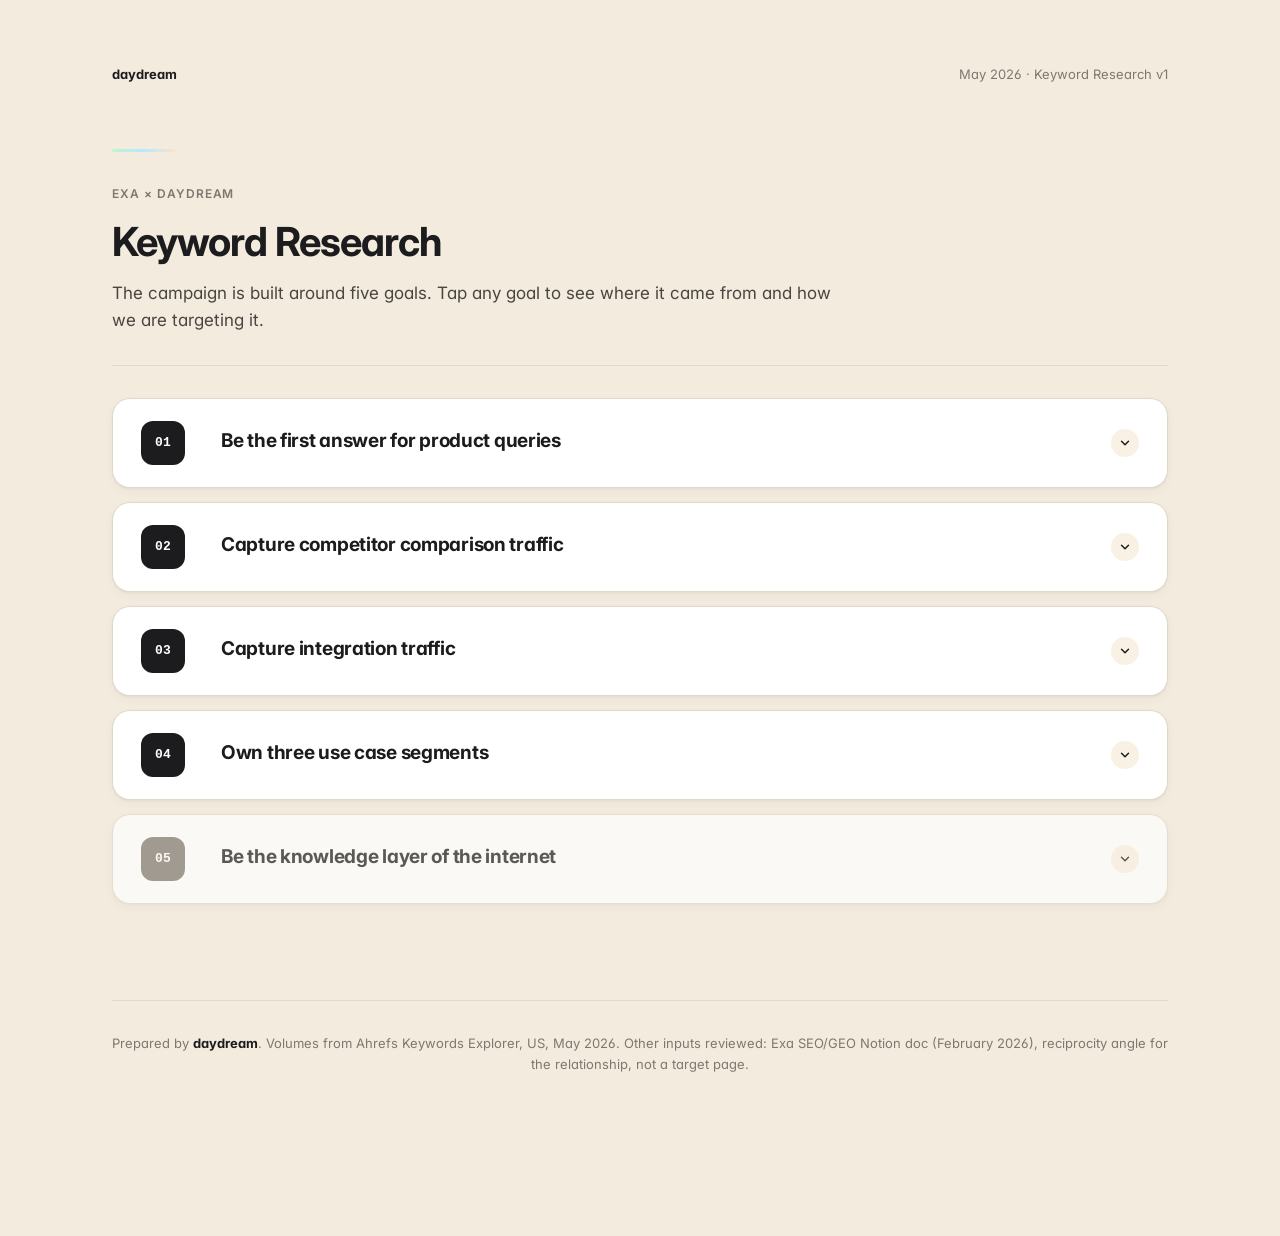
<file: index.html>
<!doctype html>
<html lang="en">
<head>
<meta charset="utf-8" />
<meta name="viewport" content="width=device-width,initial-scale=1" />
<title>Exa × daydream · Keyword Research</title>
<link rel="preconnect" href="https://fonts.googleapis.com">
<link rel="preconnect" href="https://fonts.gstatic.com" crossorigin>
<link href="https://fonts.googleapis.com/css2?family=Inter:wght@400;500;600;700&display=swap" rel="stylesheet">
<link rel="stylesheet" href="/styles.css">
</head>
<body>

<div class="page-wide">

  <div class="topbar">
    <span class="wordmark">daydream</span>
    <span>May 2026 · Keyword Research v1</span>
  </div>

  <header class="hero compact">
    <div class="gradient-rule"></div>
    <div class="eyebrow">Exa × daydream</div>
    <h1>Keyword Research</h1>
    <p class="lede">
      The campaign is built around five goals. Tap any goal to see where it came from and how we are targeting it.
    </p>
  </header>

  <div class="goals-stack" id="goals-stack"></div>

  <footer class="foot">
    Prepared by <span class="wordmark">daydream</span>. Volumes from Ahrefs Keywords Explorer, US, May 2026. Other inputs reviewed: Exa SEO/GEO Notion doc (February 2026), reciprocity angle for the relationship, not a target page.
  </footer>

</div>

<script>
function kdClass(kd) {
  if (kd === null || kd === undefined) return "kd-na";
  if (kd <= 20) return "kd-low";
  if (kd <= 50) return "kd-mid";
  return "kd-high";
}
function kdText(kd) { return (kd === null || kd === undefined) ? "·" : kd; }
function num(n) { if (n === null || n === undefined) return "·"; if (typeof n === "string") return n; return n.toLocaleString(); }

// ── Themes (data) ────────────────────────────────────────
const THEMES_BY_ID = {
  t1: { id: "t1", goal: 1, primary: { kw: "web search api", vol: 350, kd: 69, tp: 300, overlap: 100 },
    target: "/exa-api", targetStatus: "existing", mockup: "/optimization-exa-api.html",
    notes: "Scott named this as the money keyword on Call 1. The page exa.ai/exa-api targets it in the title today but does not rank top. Brave, Tavily, SerpAPI, and Reddit own the SERP. The deepening playbook tightens the head term targeting, adds the supporting cluster as on page subsections, and routes backlinks to the page.",
    supporting: [
      { kw: "search api", vol: 1100, kd: 52, overlap: 60 },
      { kw: "search engine api", vol: 600, kd: 86, overlap: 50 },
      { kw: "bing web search api", vol: 300, kd: 7, overlap: 50 },
      { kw: "free web search api", vol: 250, kd: 25, overlap: 50 },
      { kw: "ai web search api", vol: 60, kd: null, overlap: 70 },
      { kw: "best web search api", vol: 50, kd: 2, overlap: 70 },
      { kw: "web search apis", vol: 40, kd: 69, overlap: 80 },
      { kw: "api for web search", vol: 40, kd: null, overlap: 70 },
    ] },
  t2: { id: "t2", goal: 1, primary: { kw: "ai search engine", vol: 21000, kd: 81, tp: 599000, overlap: 100 },
    target: "/ai-search-engine", targetStatus: "new",
    notes: "Scott named this as a target. KD is 81 and the parent topic is Perplexity, who owns the consumer SERP. Long horizon page. Structure for the developer slice of the query so we capture qualified traffic without fighting Perplexity head on. Honest expectation is 6 or more months.",
    supporting: [
      { kw: "ai powered search engine", vol: 1900, kd: 80, overlap: 80 },
      { kw: "ai search engine for developers", vol: 30, kd: null, overlap: 70 },
      { kw: "llm search engine", vol: 100, kd: 2, overlap: 50 },
      { kw: "best ai search engine", vol: 1300, kd: 70, overlap: 60 },
      { kw: "ai search api", vol: 10, kd: 86, overlap: 50 },
    ] },
  t3: { id: "t3", goal: 4, primary: { kw: "search api for coding agents", vol: 10, kd: null, tp: null, overlap: 100 },
    target: "/solutions/coding-agents", targetStatus: "new",
    notes: "Coding agents segment hub, priority ICP one. Anchor accounts Cursor, Vercel, Replit. Primary head term has near zero volume because the SERP does not yet recognize this as a category. Exa has the deepest customer base in this segment. The page exists to be the canonical destination for Cursor, Vercel, and Replit customer stories.",
    supporting: [
      { kw: "code documentation search api", vol: 0, kd: null, overlap: 80 },
      { kw: "ai code search", vol: 20, kd: null, overlap: 70 },
      { kw: "code search api", vol: 0, kd: null, overlap: 80 },
      { kw: "search api for ai agents", vol: 10, kd: null, overlap: 60 },
    ] },
  t4: { id: "t4", goal: 4, primary: { kw: "llm search", vol: 300, kd: 18, tp: 200, overlap: 100 },
    target: "/solutions/ai-agents", targetStatus: "new",
    notes: "AI infrastructure and agents segment hub, priority ICP two. Anchor accounts Notion AI, Anthropic, LangChain. Primary head term has manageable difficulty and lines up with how LLM app builders search. Supporting cluster captures the surrounding ecosystem like RAG, semantic search, and retrieval.",
    supporting: [
      { kw: "llm search engine", vol: 100, kd: 2, overlap: 80 },
      { kw: "llm semantic search", vol: 150, kd: 16, overlap: 60 },
      { kw: "semantic search llm", vol: 100, kd: 18, overlap: 60 },
      { kw: "llm information retrieval", vol: 100, kd: 2, overlap: 60 },
      { kw: "rag api", vol: 150, kd: 9, overlap: 50 },
      { kw: "search api for llms", vol: 20, kd: null, overlap: 70 },
      { kw: "web search api for ai agents", vol: 10, kd: null, overlap: 60 },
    ] },
  t5: { id: "t5", goal: 4, primary: { kw: "competitive intelligence tools", vol: 2400, kd: 20, tp: 7400, overlap: 100 },
    target: "/solutions/gtm-intelligence", targetStatus: "new",
    notes: "GTM intelligence segment hub, priority ICP three. Anchor accounts HubSpot, Monday.com, Clay. Highest ROI segment hub by volume. Total cluster volume about 8,000 with average KD around 10. Captures buyers evaluating tools for competitive monitoring, sales research, and enrichment.",
    supporting: [
      { kw: "competitive intelligence software", vol: 2400, kd: 17, overlap: 80 },
      { kw: "data enrichment tools", vol: 1000, kd: 9, overlap: 50 },
      { kw: "sales intelligence tools", vol: 1300, kd: 10, overlap: 40 },
      { kw: "b2b data enrichment", vol: 1000, kd: 4, overlap: 40 },
      { kw: "data enrichment software", vol: 350, kd: 9, overlap: 50 },
      { kw: "best competitive intelligence tools", vol: 150, kd: 11, overlap: 70 },
      { kw: "company enrichment api", vol: 150, kd: 2, overlap: 50 },
      { kw: "people search api", vol: 150, kd: 6, overlap: 40 },
    ] },
  t6: { id: "t6", goal: 2, primary: { kw: "parallel ai", vol: 1600, kd: 36, tp: 2300, overlap: 100 },
    target: "/versus/parallel", targetStatus: "new",
    notes: "Parallel is the closest direct product competitor, per Scott. Lowest authority of the comparison set at DR 72. Exa should win this comparison page on product depth alone.",
    supporting: [
      { kw: "parallel web", vol: 150, kd: null, overlap: 60 },
      { kw: "parallel web systems", vol: 80, kd: null, overlap: 70 },
      { kw: "parallel api", vol: 80, kd: null, overlap: 60 },
      { kw: "exa vs parallel", vol: 30, kd: null, overlap: 80 },
    ] },
  t7: { id: "t7", goal: 2, primary: { kw: "tavily", vol: 6800, kd: 13, tp: 2300, overlap: 100 },
    target: "/versus/tavily", targetStatus: "existing-deepen", mockup: "/optimization-versus-tavily.html",
    notes: "Existing page, one of the five /versus pages already live. Refresh post Nebius acquisition. Position the acquisition as a change of priorities. Tavily is currently beating Exa on web search api rankings. Reclaiming those buyers via this page is high priority.",
    supporting: [
      { kw: "tavily pricing", vol: 450, kd: null, overlap: 70 },
      { kw: "tavily search api", vol: 250, kd: 3, overlap: 70 },
      { kw: "tavily alternatives", vol: 60, kd: null, overlap: 70 },
      { kw: "tavily alternative", vol: 20, kd: null, overlap: 70 },
    ] },
  t8: { id: "t8", goal: 2, primary: { kw: "firecrawl", vol: 22000, kd: 39, tp: 25000, overlap: 100 },
    target: "/versus/firecrawl", targetStatus: "new",
    notes: "Firecrawl is the largest competitor by brand volume and currently out publishing Exa on commercial pages despite a smaller backlink footprint. The /versus page targets buyers researching alternatives.",
    supporting: [
      { kw: "firecrawl pricing", vol: 1200, kd: null, overlap: 70 },
      { kw: "firecrawl alternatives", vol: 200, kd: null, overlap: 70 },
      { kw: "firecrawl alternative", vol: 50, kd: null, overlap: 70 },
      { kw: "firecrawl api", vol: 250, kd: null, overlap: 60 },
    ] },
  t9: { id: "t9", goal: 2, primary: { kw: "serpapi", vol: 9700, kd: 18, tp: 19000, overlap: 100 },
    target: "/versus/serpapi", targetStatus: "new",
    notes: "New page. Exa already has /versus/serp targeting the generic head term, but serpapi the brand is a distinct query at 9,700 vol. SerpAPI is the traffic leader in the peer set at 112k per month at slightly higher DR (77). The page positions Exa neural index over keyword based SERP scraping.",
    supporting: [
      { kw: "best serp api", vol: 600, kd: 55, overlap: 50 },
      { kw: "serpapi alternative", vol: 70, kd: 3, overlap: 70 },
      { kw: "serpapi alternatives", vol: 50, kd: 3, overlap: 70 },
    ] },
  t10: { id: "t10", goal: 2, primary: { kw: "brave search api", vol: 1700, kd: 27, tp: 3100, overlap: 100 },
    target: "/versus/brave", targetStatus: "new",
    notes: "Brave is currently outranking Exa on Scott head term web search api. The /versus page captures swap intent. KD on brave api (supporting) is 9, an easy supporting win.",
    supporting: [
      { kw: "brave api", vol: 1100, kd: 9, overlap: 70 },
      { kw: "brave search api pricing", vol: 150, kd: null, overlap: 60 },
      { kw: "brave search", vol: 50000, kd: 33, overlap: 30 },
    ] },
  t11: { id: "t11", goal: 2, primary: { kw: "perplexity api", vol: 4900, kd: 62, tp: 2800, overlap: 100 },
    target: "/versus/perplexity", targetStatus: "existing-deepen", mockup: "/optimization-versus-perplexity.html",
    notes: "Existing page already addresses the Perplexity API (Search API and Sonar). The deepening adds a Sonar Pro section, a developer vs consumer positioning paragraph, and FAQPage schema. Light touches. The page is already well structured.",
    supporting: [
      { kw: "perplexity api pricing", vol: 1400, kd: 40, overlap: 70 },
      { kw: "perplexity sonar", vol: 800, kd: null, overlap: 50 },
      { kw: "perplexity sonar api", vol: 400, kd: null, overlap: 60 },
      { kw: "sonar pro", vol: 150, kd: 5, overlap: 50 },
    ] },
  t12: { id: "t12", goal: 3, primary: { kw: "openai web search", vol: 70, kd: 1, tp: 350, overlap: 100 },
    target: "/integrations/openai, /integrations/langchain, /integrations/mcp", targetStatus: "existing-deepen",
    mockup: "/optimization-integrations-openai.html",
    mockupExtra: [{ label: "LangChain mockup", url: "/optimization-integrations-langchain.html" }],
    notes: "Exa has 32 live /integrations pages with near zero organic traffic. The work is head term optimization, not creation. Theme bundles three integration head terms because the playbook is identical: tighten the H1, add JSON-LD HowTo schema, embed code snippet front and center. Low individual volume, very low KD, very high purchase intent.",
    supporting: [
      { kw: "openai web search api", vol: 30, kd: null, overlap: 80 },
      { kw: "langchain web search", vol: 10, kd: 9, overlap: 60 },
      { kw: "langchain tools", vol: 600, kd: null, overlap: 30 },
      { kw: "mcp web search", vol: 100, kd: null, overlap: 70 },
      { kw: "mcp server search", vol: 40, kd: null, overlap: 60 },
      { kw: "mcp compatible search api", vol: 0, kd: null, overlap: 50 },
    ] },
};

// ── Goals (structure) ────────────────────────────────────
const GOALS = [
  {
    num: 1,
    name: "Be the first answer for product queries",
    description: "Rank for the head terms that describe the product. web search api, ai search engine, search api.",
    sources: [
      { source: "Call 1", date: "January 2026", kind: "ask", text: "Rank for &ldquo;web search api&rdquo;, the money keyword Scott named" },
      { source: "Call 1", date: "January 2026", kind: "ask", text: "Rank for &ldquo;ai search engine&rdquo;" },
      { source: "Strategy audit", date: "April 2026", kind: "goal", text: "Goal 1, be the first answer for product queries" },
    ],
    themeIds: ["t1", "t2"],
  },
  {
    num: 2,
    name: "Capture competitor comparison traffic",
    description: "Build or refresh /versus pages for the six core competitors Scott named on Call 2.",
    sources: [
      { source: "Call 2", date: "April 2026", kind: "competitor", text: "Parallel, closest direct product competitor" },
      { source: "Call 2", date: "April 2026", kind: "competitor", text: "Tavily, declining threat post Nebius" },
      { source: "Call 2", date: "April 2026", kind: "competitor", text: "Firecrawl, beating Exa on commercial pages" },
      { source: "Call 2", date: "April 2026", kind: "competitor", text: "SerpAPI, traffic leader in the peer set" },
      { source: "Call 2", date: "April 2026", kind: "competitor", text: "Brave Search API, currently outranking Exa on the head term" },
      { source: "Call 2", date: "April 2026", kind: "competitor", text: "Perplexity API, overlap with new API offering" },
    ],
    themeIds: ["t6", "t7", "t8", "t9", "t10", "t11"],
  },
  {
    num: 3,
    name: "Capture integration traffic",
    description: "Deepen /integrations head terms on the 32 live integration pages with near zero organic.",
    sources: [
      { source: "Strategy audit", date: "April 2026", kind: "goal", text: "Goal 3, capture integration traffic. 32 live pages with near zero organic." },
    ],
    themeIds: ["t12"],
  },
  {
    num: 4,
    name: "Own three use case segments",
    description: "Build segment hubs for the three priority ICP segments Scott named on Call 2.",
    flag: { label: "Priority", kind: "priority" },
    sources: [
      { source: "Call 2", date: "April 2026", kind: "priority", text: "Priority segment, AI coding agents. Cursor and Vercel as anchor accounts." },
      { source: "Call 2", date: "April 2026", kind: "priority", text: "Priority segment, AI infrastructure and agents. Notion AI, Anthropic, LangChain as anchor accounts." },
      { source: "Call 2", date: "April 2026", kind: "priority", text: "Priority segment, GTM intelligence. HubSpot, Monday.com, Clay as anchor accounts." },
    ],
    themeIds: ["t3", "t4", "t5"],
  },
  {
    num: 5,
    name: "Be the knowledge layer of the internet",
    description: "Programmatic SEO on /websets/directory. 1,545 pages already live.",
    flag: { label: "Already strong", kind: "strong" },
    sources: [
      { source: "Strategy audit", date: "April 2026", kind: "goal", text: "Goal 5, knowledge layer. 1,545 /websets/directory pages live (programmatic SEO: company × executives, funding, offices). Strongest surface in the peer set." },
    ],
    themeIds: [],
    emptyNote: "<b>Not in scope this pass.</b> The /websets/directory programmatic pages already lead the peer set in coverage. We will revisit during the Phase 3 mid campaign refresh to look for unmapped expansion (new entity categories, new programmatic templates).",
  },
];

const STATUS_LABEL = { "new": "New", "existing-deepen": "Deepen", "existing": "Existing" };

function targetTag(theme) {
  if (theme.targetStatus === "new") return `<span class="tag tag-new">New</span>`;
  if (theme.targetStatus === "existing-deepen") return `<span class="tag tag-deepen">Deepen</span>`;
  return `<span class="tag tag-existing">Existing</span>`;
}

// theme renderer (collapsed by default)
function renderTheme(theme) {
  const themeVol = theme.primary.vol + theme.supporting.reduce((s, k) => s + (k.vol || 0), 0);
  const avgKD = (() => {
    const all = [theme.primary, ...theme.supporting].map((k) => k.kd).filter((k) => k !== null && k !== undefined);
    if (!all.length) return null;
    return Math.round(all.reduce((s, k) => s + k, 0) / all.length);
  })();
  const supportingRows = theme.supporting.map((k) => `
    <div class="kw-row">
      <div class="kw-name">${k.kw}</div>
      <div class="num">${num(k.vol)}</div>
      <div class="kd"><span class="kd-pill ${kdClass(k.kd)}">${kdText(k.kd)}</span></div>
      <div class="num">${k.overlap}%</div>
    </div>
  `).join("");
  const actions = theme.mockup ? `
    <div class="theme-actions">
      <a href="${theme.mockup}" class="button primary">
        See page optimization mockup
        <svg width="12" height="12" viewBox="0 0 24 24" fill="none" stroke="currentColor" stroke-width="2.5" stroke-linecap="round" stroke-linejoin="round"><path d="M5 12h14M13 5l7 7-7 7"/></svg>
      </a>
      ${(theme.mockupExtra || []).map((m) => `<a href="${m.url}" class="button">${m.label}</a>`).join("")}
    </div>
  ` : "";

  return `
    <article class="theme" id="${theme.id}">
      <div class="theme-summary" data-theme-toggle>
        <div class="t-num">${theme.id.replace("t", "Theme ")}</div>
        <div class="t-primary">
          <h3>${theme.primary.kw}</h3>
          <div class="target">${targetTag(theme)}<span>${theme.target}</span></div>
        </div>
        <div class="chevron-cell">
          <svg viewBox="0 0 24 24" fill="none" stroke="currentColor" stroke-width="2.5" stroke-linecap="round" stroke-linejoin="round"><polyline points="6 9 12 15 18 9"/></svg>
        </div>
      </div>
      <div class="theme-body">
        <div class="theme-rationale">
          <div class="lbl">Why it is in scope</div>
          <p>${theme.notes}</p>
        </div>
        <div class="kw-table">
          <div class="kw-row kw-header">
            <div>Keyword</div>
            <div class="num">Volume</div>
            <div class="kd">KD</div>
            <div class="num">Overlap</div>
          </div>
          <div class="kw-row kw-primary">
            <div class="kw-name"><span class="primary-tag">Primary</span>${theme.primary.kw}</div>
            <div class="num">${num(theme.primary.vol)}</div>
            <div class="kd"><span class="kd-pill ${kdClass(theme.primary.kd)}">${kdText(theme.primary.kd)}</span></div>
            <div class="num">${theme.primary.overlap}%</div>
          </div>
          ${supportingRows}
        </div>
        ${actions}
      </div>
    </article>
  `;
}

// goal renderer
function renderGoal(goal) {
  const themes = goal.themeIds.map((id) => THEMES_BY_ID[id]);

  const sourcesHtml = goal.sources.map((s) => `
    <div class="source-row">
      <div class="source-name">${s.source}<span class="date">${s.date}</span></div>
      <div><span class="source-kind">${s.kind}</span></div>
      <div class="source-text">${s.text}</div>
    </div>
  `).join("");

  const themesHtml = themes.length
    ? `<div class="theme-stack">${themes.map(renderTheme).join("")}</div>`
    : `<div class="goal-empty-note">${goal.emptyNote || ""}</div>`;

  return `
    <article class="goal-card ${goal.themeIds.length === 0 ? "muted" : ""}" data-goal="${goal.num}">
      <div class="goal-card-summary" data-goal-toggle>
        <div class="goal-card-num">${String(goal.num).padStart(2, "0")}</div>
        <div class="goal-card-name">
          <div class="label">${goal.name}</div>
        </div>
        <div class="goal-card-chevron">
          <svg viewBox="0 0 24 24" fill="none" stroke="currentColor" stroke-width="2.5" stroke-linecap="round" stroke-linejoin="round"><polyline points="6 9 12 15 18 9"/></svg>
        </div>
      </div>
      <div class="goal-card-body">

        <div class="goal-subsection">
          <span class="goal-sub-eyebrow">Where this goal came from</span>
          <div class="goal-sources">${sourcesHtml}</div>
        </div>

        <div class="goal-subsection">
          <span class="goal-sub-eyebrow">How we are targeting it</span>
          ${themesHtml}
        </div>

      </div>
    </article>
  `;
}

// Render
document.getElementById("goals-stack").innerHTML = GOALS.map(renderGoal).join("");

// Goal accordion
document.querySelectorAll("[data-goal-toggle]").forEach((s) => {
  s.addEventListener("click", () => s.closest(".goal-card").classList.toggle("open"));
});
// Nested theme accordion. stopPropagation so opening a theme doesn't close the goal.
document.querySelectorAll("[data-theme-toggle]").forEach((s) => {
  s.addEventListener("click", (e) => {
    e.stopPropagation();
    s.closest(".theme").classList.toggle("open");
  });
});
</script>
</body>
</html>
</file>
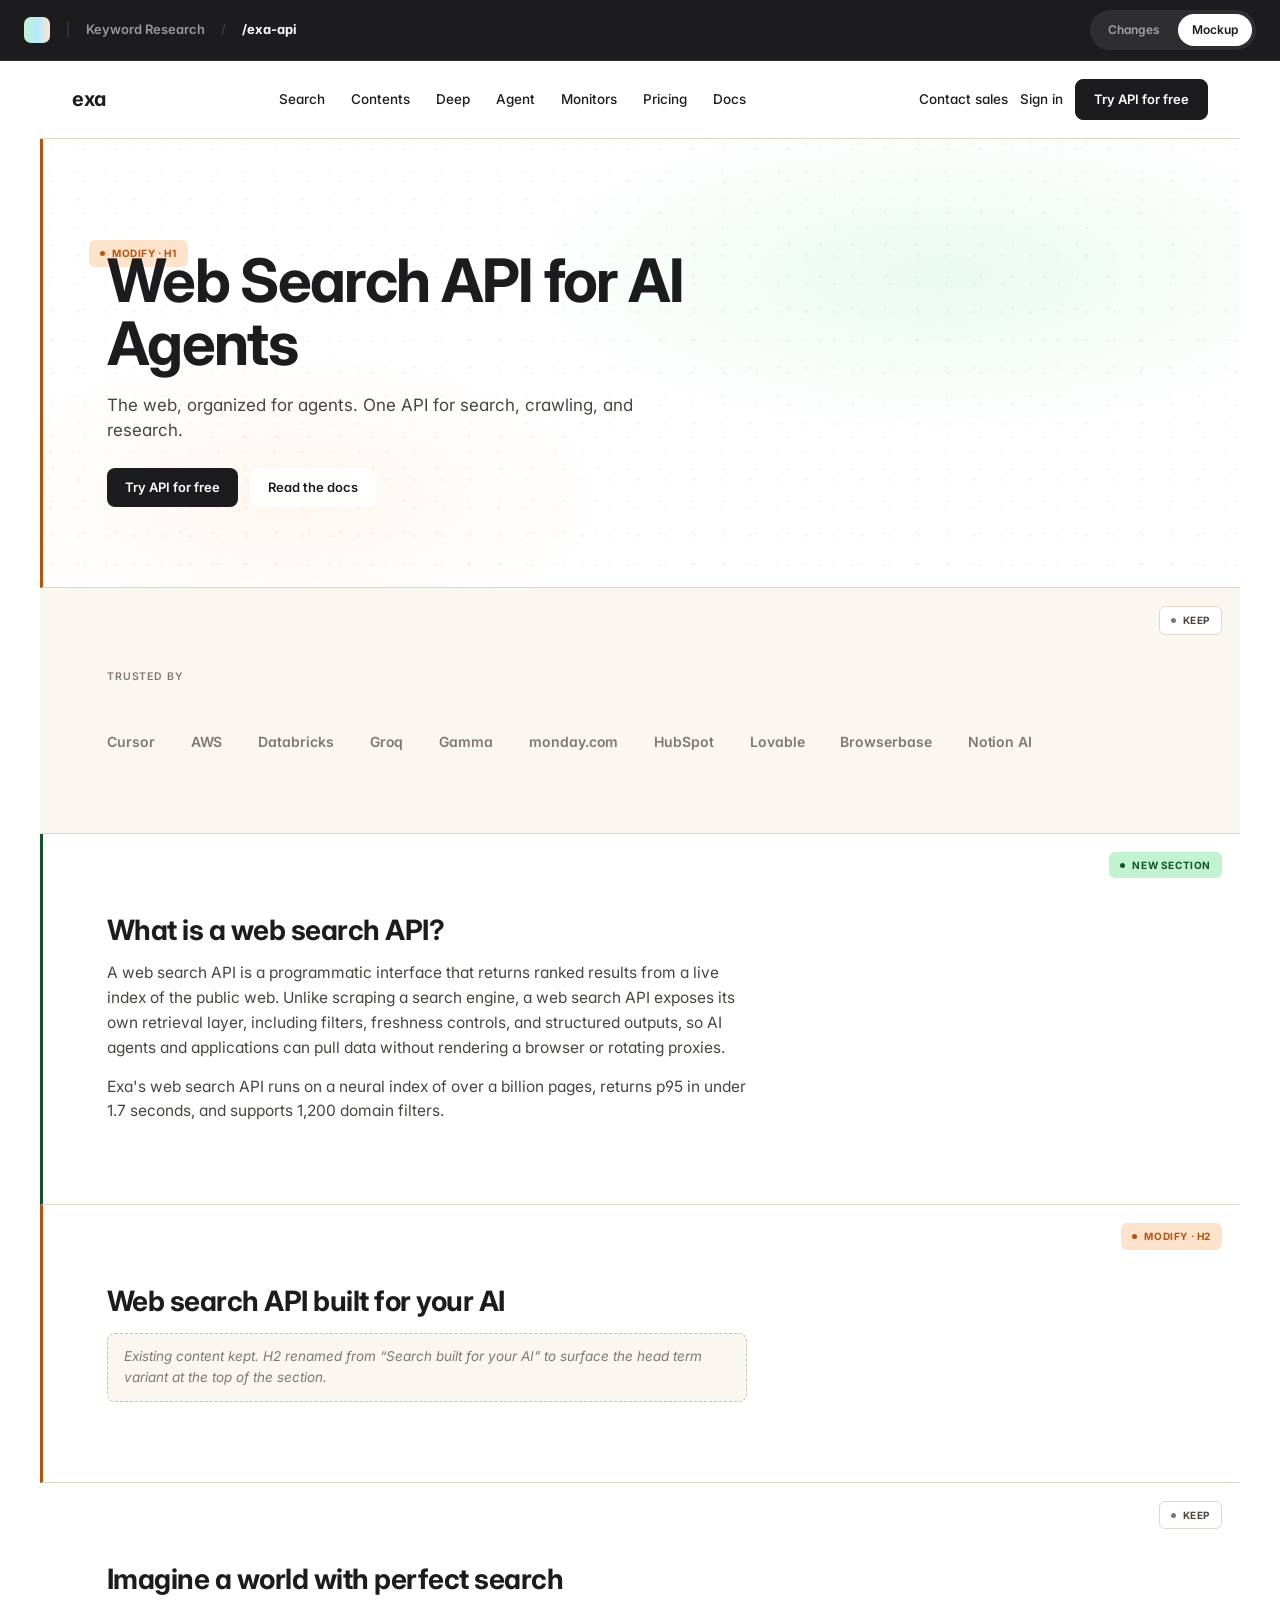
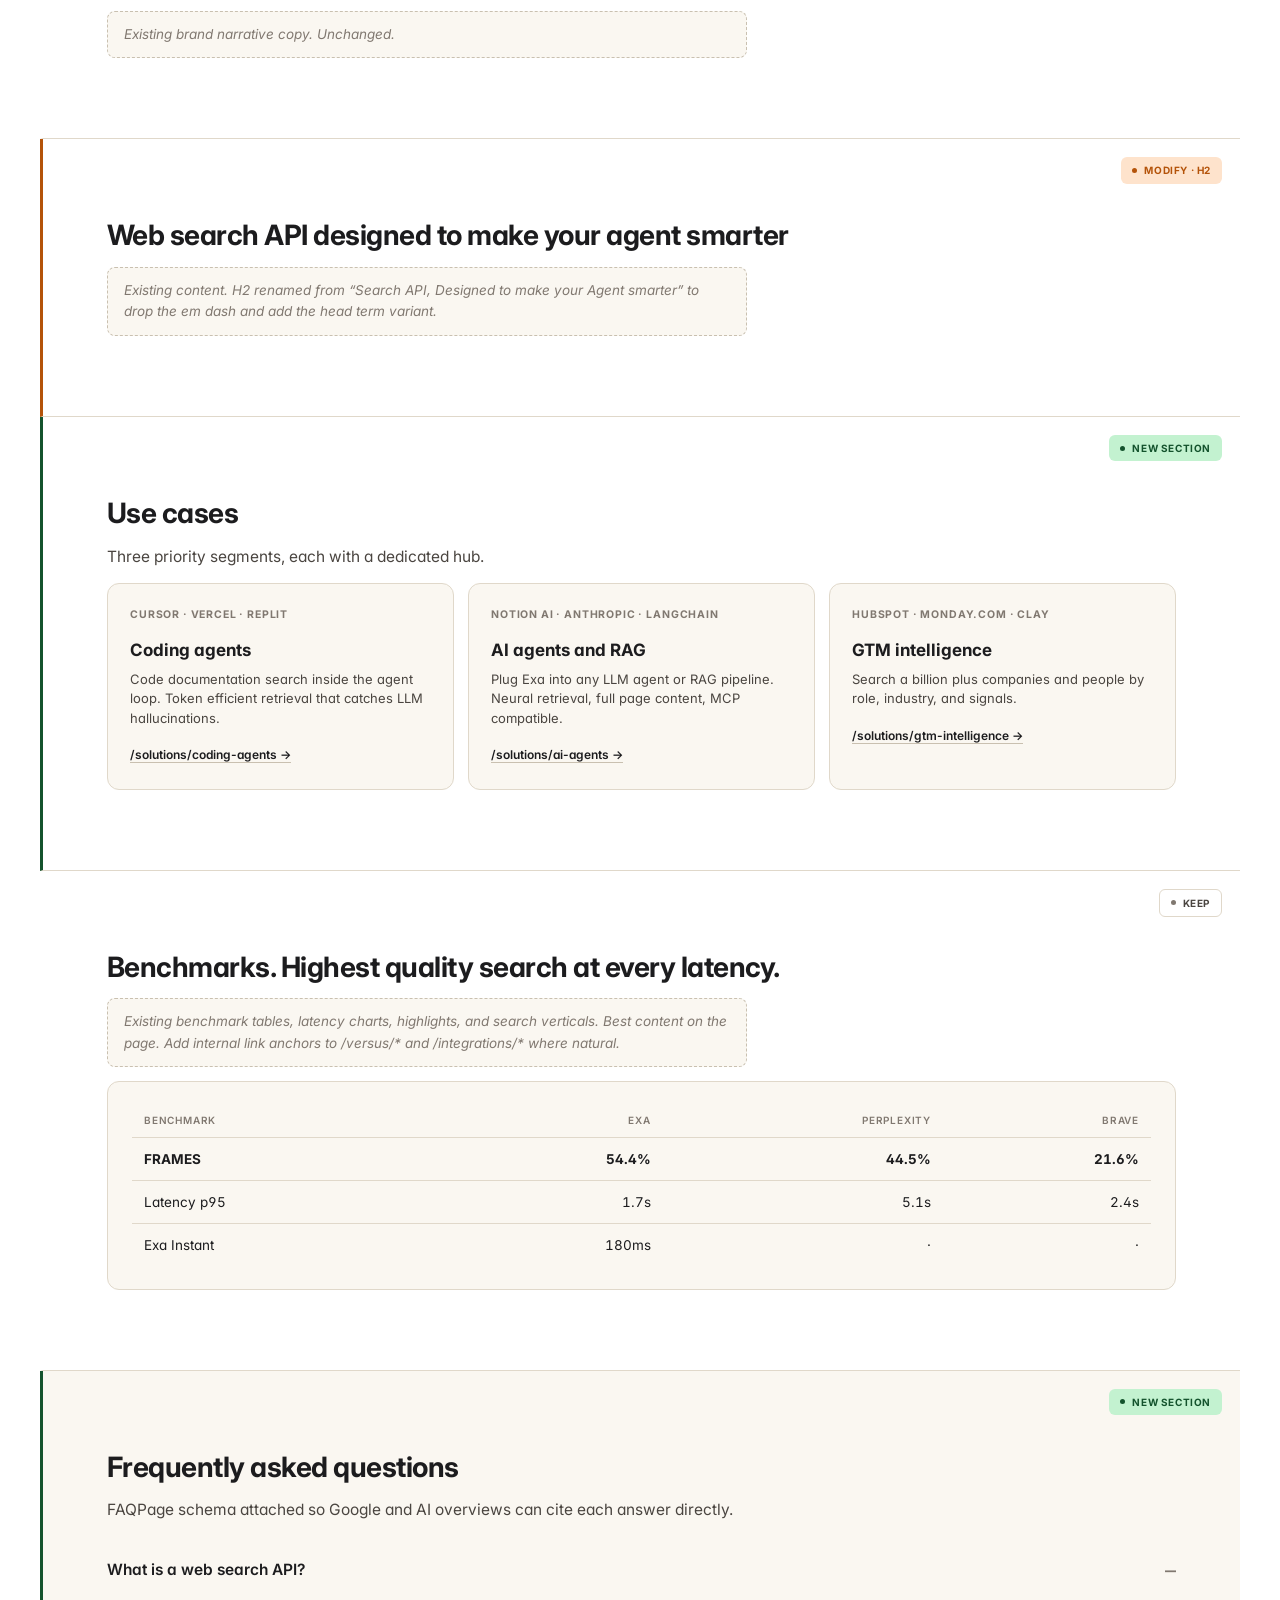
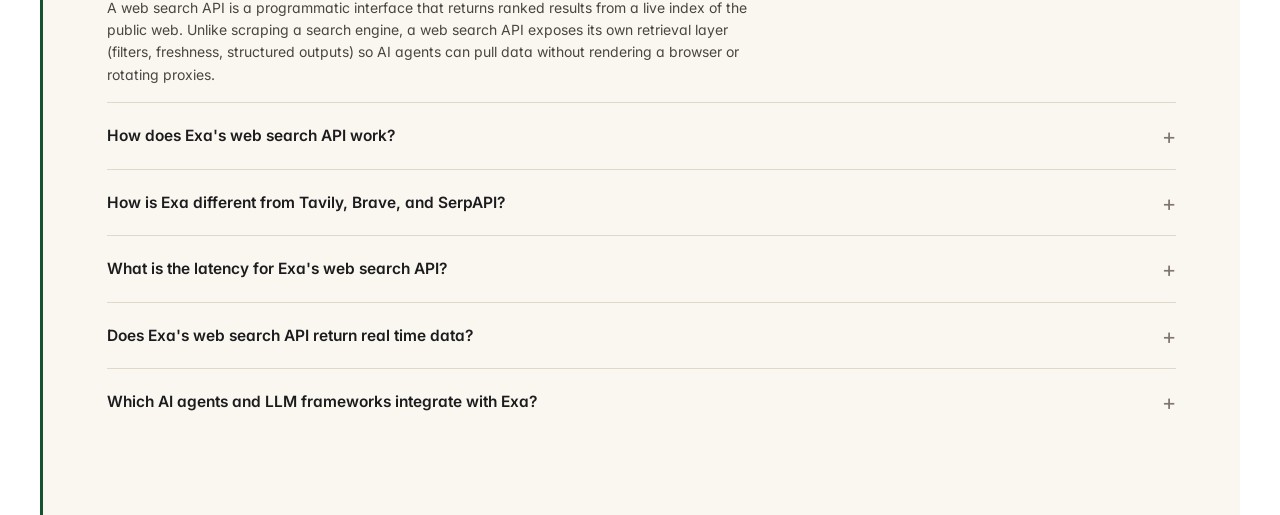
<file: mockup-exa-api.html>
<!doctype html>
<html lang="en">
<head>
<meta charset="utf-8" />
<meta name="viewport" content="width=device-width,initial-scale=1" />
<title>Mockup · /exa-api · Exa × daydream</title>
<link rel="preconnect" href="https://fonts.googleapis.com">
<link rel="preconnect" href="https://fonts.gstatic.com" crossorigin>
<link href="https://fonts.googleapis.com/css2?family=Inter:wght@400;500;600;700&display=swap" rel="stylesheet">
<link rel="stylesheet" href="/styles.css">
</head>
<body class="mockup-body">

<div class="daydream-bar">
  <div class="dd-logo"></div>
  <span class="divider">|</span>
  <a href="/">Keyword Research</a>
  <span class="divider">/</span>
  <span class="current">/exa-api</span>
  <div class="tabs">
    <a class="tab" href="/optimization-exa-api.html">Changes</a>
    <a class="tab active">Mockup</a>
  </div>
</div>

<div class="mockup-wrap">

  <div class="mock-page">

    <div class="mock-nav">
      <div class="mock-nav-logo">exa</div>
      <div class="mock-nav-links">
        <span>Search</span><span>Contents</span><span>Deep</span><span>Agent</span><span>Monitors</span><span>Pricing</span><span>Docs</span>
      </div>
      <div class="mock-nav-cta">
        <span class="signin">Contact sales</span>
        <span class="signin">Sign in</span>
        <a class="mock-btn-primary">Try API for free</a>
      </div>
    </div>

    <!-- Hero: Modify -->
    <div class="mock-section s-modify exa-hero">
      <span class="mock-status s-modify">Modify · H1</span>
      <h1>Web Search API for AI Agents</h1>
      <p class="sub">The web, organized for agents. One API for search, crawling, and research.</p>
      <div class="ctas">
        <a class="mock-btn-primary">Try API for free</a>
        <a class="mock-btn-secondary">Read the docs</a>
      </div>
    </div>

    <!-- Customer logos: Keep -->
    <div class="mock-section s-keep tint">
      <span class="mock-status s-keep">Keep</span>
      <div class="mock-customer-row">
        <span class="lbl">Trusted by</span>
        <span>Cursor</span><span>AWS</span><span>Databricks</span><span>Groq</span><span>Gamma</span><span>monday.com</span><span>HubSpot</span><span>Lovable</span><span>Browserbase</span><span>Notion AI</span>
      </div>
    </div>

    <!-- Definition: New -->
    <div class="mock-section s-new">
      <span class="mock-status s-new">New section</span>
      <h2>What is a web search API?</h2>
      <p>A web search API is a programmatic interface that returns ranked results from a live index of the public web. Unlike scraping a search engine, a web search API exposes its own retrieval layer, including filters, freshness controls, and structured outputs, so AI agents and applications can pull data without rendering a browser or rotating proxies.</p>
      <p>Exa's web search API runs on a neural index of over a billion pages, returns p95 in under 1.7 seconds, and supports 1,200 domain filters.</p>
    </div>

    <!-- Search built for your AI: Modify -->
    <div class="mock-section s-modify">
      <span class="mock-status s-modify">Modify · H2</span>
      <h2>Web search API built for your AI</h2>
      <p class="gray">Existing content kept. H2 renamed from &ldquo;Search built for your AI&rdquo; to surface the head term variant at the top of the section.</p>
    </div>

    <!-- Imagine perfect search: Keep -->
    <div class="mock-section s-keep">
      <span class="mock-status s-keep">Keep</span>
      <h2>Imagine a world with perfect search</h2>
      <p class="gray">Existing brand narrative copy. Unchanged.</p>
    </div>

    <!-- Search API designed: Modify -->
    <div class="mock-section s-modify">
      <span class="mock-status s-modify">Modify · H2</span>
      <h2>Web search API designed to make your agent smarter</h2>
      <p class="gray">Existing content. H2 renamed from &ldquo;Search API, Designed to make your Agent smarter&rdquo; to drop the em dash and add the head term variant.</p>
    </div>

    <!-- Use cases: New -->
    <div class="mock-section s-new">
      <span class="mock-status s-new">New section</span>
      <h2>Use cases</h2>
      <p>Three priority segments, each with a dedicated hub.</p>
      <div class="mock-use-cases">
        <div class="mock-card">
          <div class="logo">Cursor · Vercel · Replit</div>
          <h3>Coding agents</h3>
          <p>Code documentation search inside the agent loop. Token efficient retrieval that catches LLM hallucinations.</p>
          <span class="link">/solutions/coding-agents →</span>
        </div>
        <div class="mock-card">
          <div class="logo">Notion AI · Anthropic · LangChain</div>
          <h3>AI agents and RAG</h3>
          <p>Plug Exa into any LLM agent or RAG pipeline. Neural retrieval, full page content, MCP compatible.</p>
          <span class="link">/solutions/ai-agents →</span>
        </div>
        <div class="mock-card">
          <div class="logo">HubSpot · Monday.com · Clay</div>
          <h3>GTM intelligence</h3>
          <p>Search a billion plus companies and people by role, industry, and signals.</p>
          <span class="link">/solutions/gtm-intelligence →</span>
        </div>
      </div>
    </div>

    <!-- Benchmarks: Keep -->
    <div class="mock-section s-keep">
      <span class="mock-status s-keep">Keep</span>
      <h2>Benchmarks. Highest quality search at every latency.</h2>
      <p class="gray">Existing benchmark tables, latency charts, highlights, and search verticals. Best content on the page. Add internal link anchors to /versus/* and /integrations/* where natural.</p>
      <div class="mock-benchmark">
        <table>
          <thead><tr><th>Benchmark</th><th class="right">Exa</th><th class="right">Perplexity</th><th class="right">Brave</th></tr></thead>
          <tbody>
            <tr class="win"><td>FRAMES</td><td class="right">54.4%</td><td class="right">44.5%</td><td class="right">21.6%</td></tr>
            <tr><td>Latency p95</td><td class="right">1.7s</td><td class="right">5.1s</td><td class="right">2.4s</td></tr>
            <tr><td>Exa Instant</td><td class="right">180ms</td><td class="right">·</td><td class="right">·</td></tr>
          </tbody>
        </table>
      </div>
    </div>

    <!-- FAQ: New -->
    <div class="mock-section s-new tint">
      <span class="mock-status s-new">New section</span>
      <h2>Frequently asked questions</h2>
      <p>FAQPage schema attached so Google and AI overviews can cite each answer directly.</p>
      <div class="mock-faq">
        <details open>
          <summary>What is a web search API?</summary>
          <p>A web search API is a programmatic interface that returns ranked results from a live index of the public web. Unlike scraping a search engine, a web search API exposes its own retrieval layer (filters, freshness, structured outputs) so AI agents can pull data without rendering a browser or rotating proxies.</p>
        </details>
        <details>
          <summary>How does Exa's web search API work?</summary>
          <p>Exa runs on a neural index of over a billion pages. Results are ranked by meaning, not by keyword overlap with a SERP.</p>
        </details>
        <details>
          <summary>How is Exa different from Tavily, Brave, and SerpAPI?</summary>
          <p>p95 latency under 1.7s versus 3.8s to 5.1s for keyword based competitors on the WebWalker benchmark. Forward links to /versus/tavily, /versus/brave, /versus/serpapi for each comparison.</p>
        </details>
        <details>
          <summary>What is the latency for Exa's web search API?</summary>
          <p>p95 under 1.7 seconds across modes. Exa Instant returns in under 180 milliseconds for time critical agents.</p>
        </details>
        <details>
          <summary>Does Exa's web search API return real time data?</summary>
          <p>Yes. Live web index with freshness controls. Filter by published date, by domain (1,200 supported), or by category.</p>
        </details>
        <details>
          <summary>Which AI agents and LLM frameworks integrate with Exa?</summary>
          <p>OpenAI, Anthropic, LangChain, LlamaIndex, CrewAI, and Model Context Protocol (MCP). One line integration for each.</p>
        </details>
      </div>
    </div>

  </div>

</div>

</body>
</html>
</file>
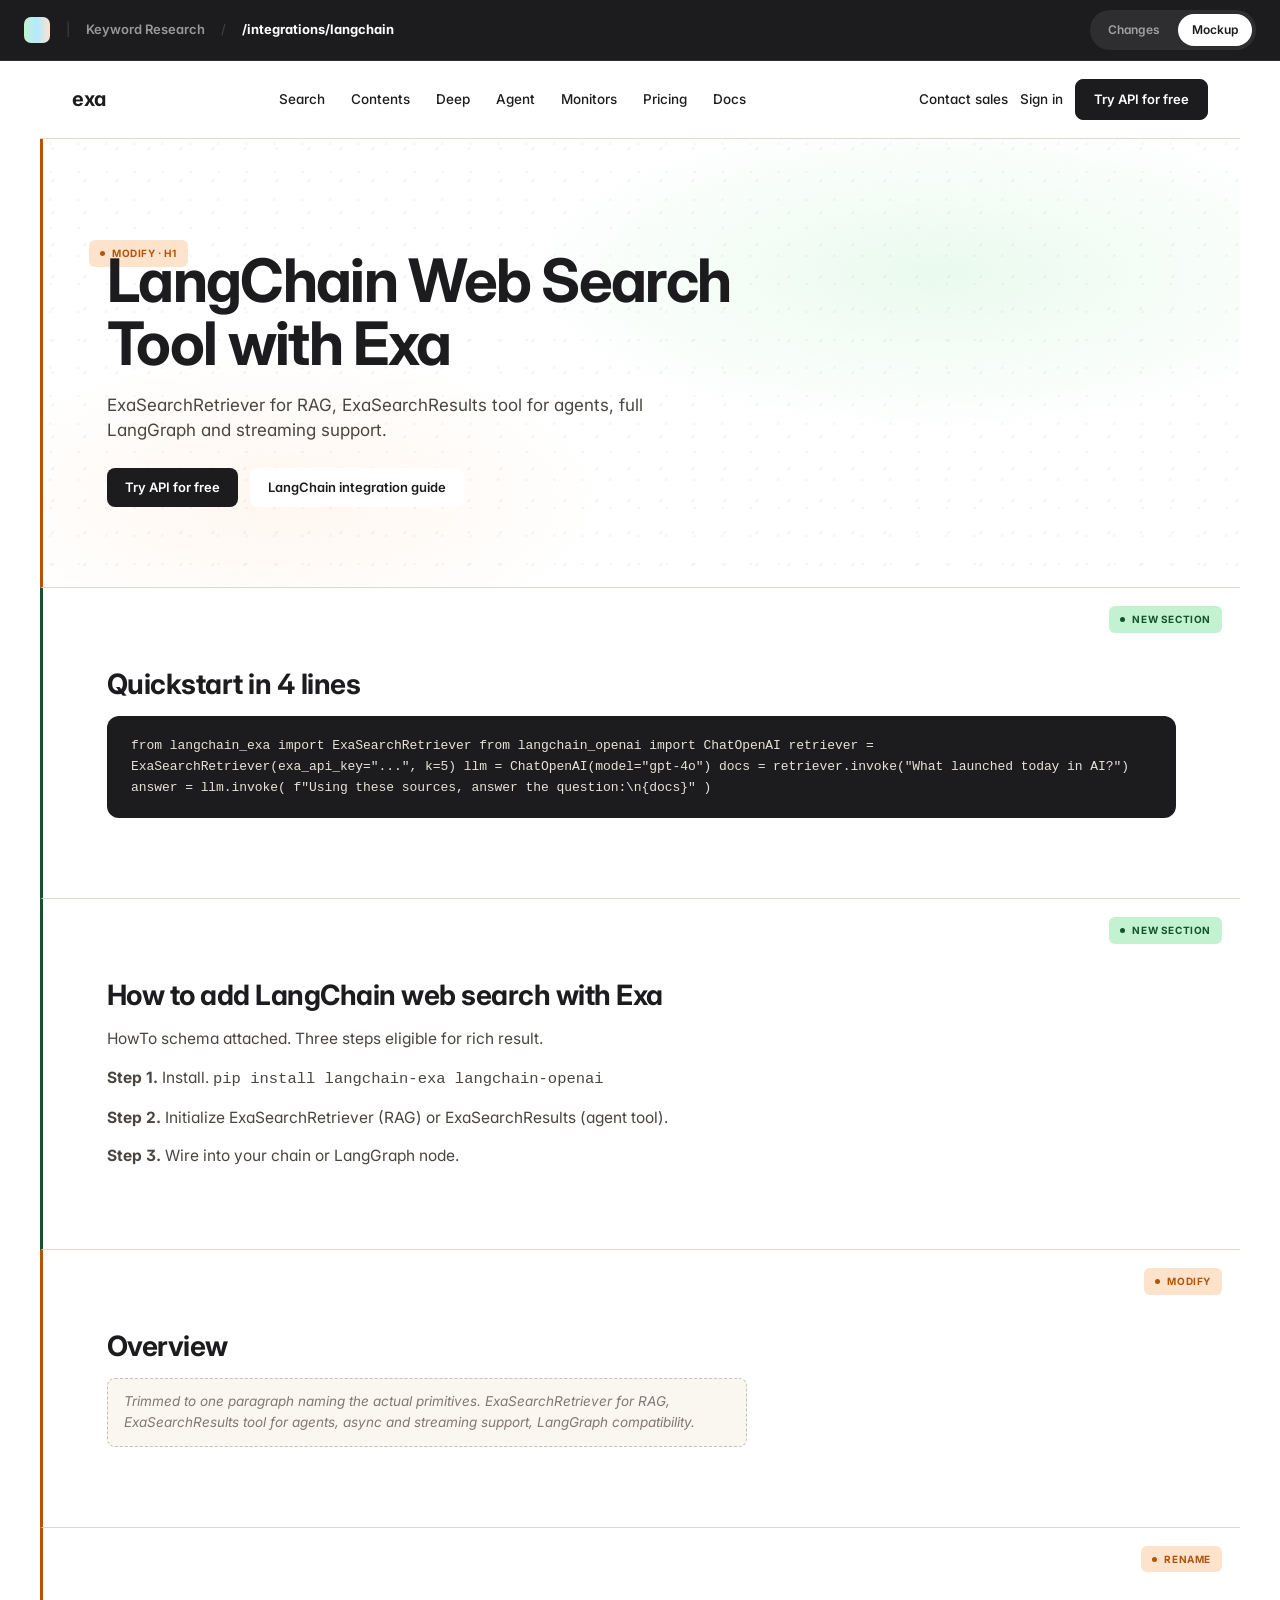
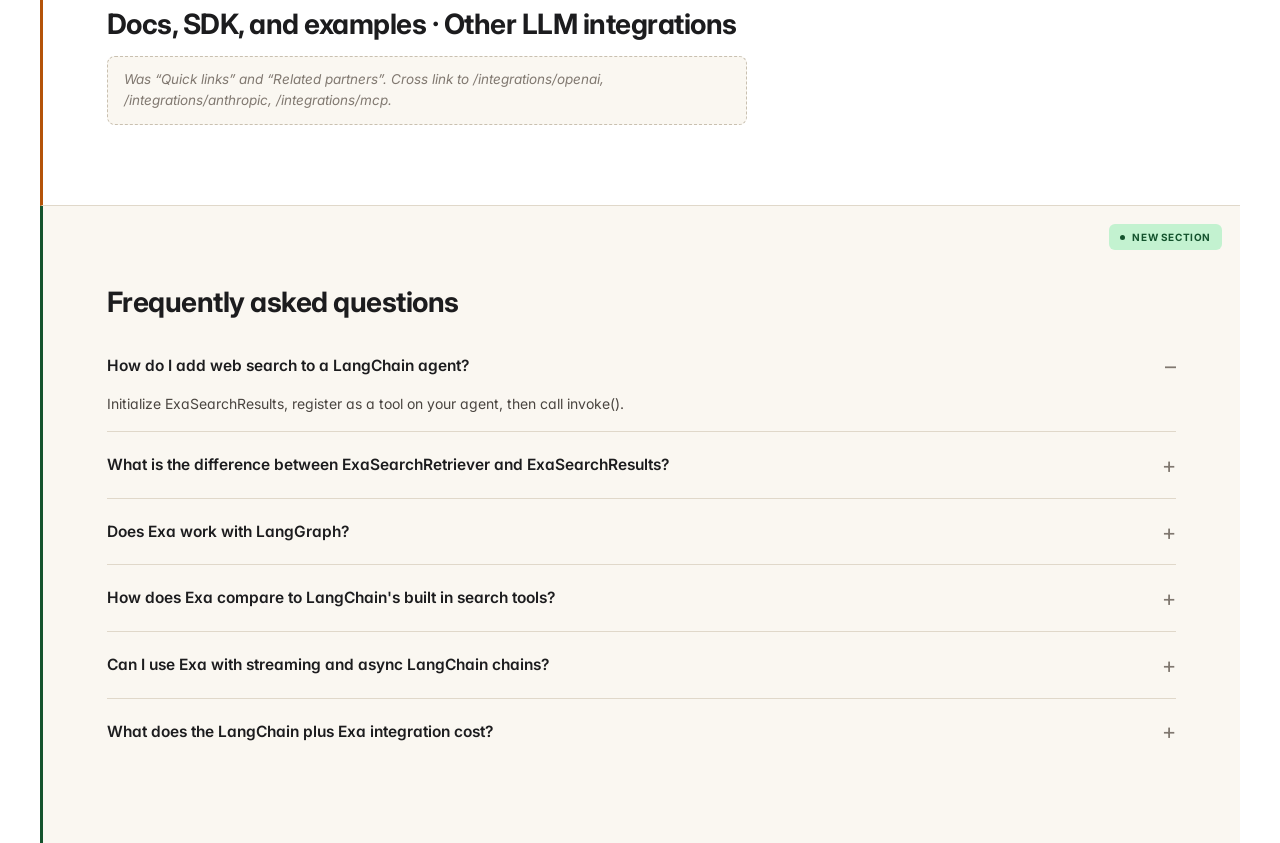
<file: mockup-integrations-langchain.html>
<!doctype html>
<html lang="en">
<head>
<meta charset="utf-8" />
<meta name="viewport" content="width=device-width,initial-scale=1" />
<title>Mockup · /integrations/langchain · Exa × daydream</title>
<link rel="preconnect" href="https://fonts.googleapis.com">
<link rel="preconnect" href="https://fonts.gstatic.com" crossorigin>
<link href="https://fonts.googleapis.com/css2?family=Inter:wght@400;500;600;700&display=swap" rel="stylesheet">
<link rel="stylesheet" href="/styles.css">
</head>
<body class="mockup-body">

<div class="daydream-bar">
  <div class="dd-logo"></div>
  <span class="divider">|</span>
  <a href="/">Keyword Research</a>
  <span class="divider">/</span>
  <span class="current">/integrations/langchain</span>
  <div class="tabs">
    <a class="tab" href="/optimization-integrations-langchain.html">Changes</a>
    <a class="tab active">Mockup</a>
  </div>
</div>

<div class="mockup-wrap">
  <div class="mock-page">
    <div class="mock-nav">
      <div class="mock-nav-logo">exa</div>
      <div class="mock-nav-links">
        <span>Search</span><span>Contents</span><span>Deep</span><span>Agent</span><span>Monitors</span><span>Pricing</span><span>Docs</span>
      </div>
      <div class="mock-nav-cta">
        <span class="signin">Contact sales</span>
        <span class="signin">Sign in</span>
        <a class="mock-btn-primary">Try API for free</a>
      </div>
    </div>

    <div class="mock-section s-modify exa-hero">
      <span class="mock-status s-modify">Modify · H1</span>
      <h1>LangChain Web Search Tool with Exa</h1>
      <p class="sub">ExaSearchRetriever for RAG, ExaSearchResults tool for agents, full LangGraph and streaming support.</p>
      <div class="ctas">
        <a class="mock-btn-primary">Try API for free</a>
        <a class="mock-btn-secondary">LangChain integration guide</a>
      </div>
    </div>

    <div class="mock-section s-new">
      <span class="mock-status s-new">New section</span>
      <h2>Quickstart in 4 lines</h2>
      <div class="mock-code">from langchain_exa import ExaSearchRetriever
from langchain_openai import ChatOpenAI

retriever = ExaSearchRetriever(exa_api_key="...", k=5)
llm = ChatOpenAI(model="gpt-4o")

docs = retriever.invoke("What launched today in AI?")
answer = llm.invoke(
    f"Using these sources, answer the question:\n{docs}"
)</div>
    </div>

    <div class="mock-section s-new">
      <span class="mock-status s-new">New section</span>
      <h2>How to add LangChain web search with Exa</h2>
      <p>HowTo schema attached. Three steps eligible for rich result.</p>
      <p><b>Step 1.</b> Install. <code>pip install langchain-exa langchain-openai</code></p>
      <p><b>Step 2.</b> Initialize ExaSearchRetriever (RAG) or ExaSearchResults (agent tool).</p>
      <p><b>Step 3.</b> Wire into your chain or LangGraph node.</p>
    </div>

    <div class="mock-section s-modify">
      <span class="mock-status s-modify">Modify</span>
      <h2>Overview</h2>
      <p class="gray">Trimmed to one paragraph naming the actual primitives. ExaSearchRetriever for RAG, ExaSearchResults tool for agents, async and streaming support, LangGraph compatibility.</p>
    </div>

    <div class="mock-section s-modify">
      <span class="mock-status s-modify">Rename</span>
      <h2>Docs, SDK, and examples · Other LLM integrations</h2>
      <p class="gray">Was &ldquo;Quick links&rdquo; and &ldquo;Related partners&rdquo;. Cross link to /integrations/openai, /integrations/anthropic, /integrations/mcp.</p>
    </div>

    <div class="mock-section s-new tint">
      <span class="mock-status s-new">New section</span>
      <h2>Frequently asked questions</h2>
      <div class="mock-faq">
        <details open><summary>How do I add web search to a LangChain agent?</summary><p>Initialize ExaSearchResults, register as a tool on your agent, then call invoke().</p></details>
        <details><summary>What is the difference between ExaSearchRetriever and ExaSearchResults?</summary><p>Retriever fits RAG pipelines and returns Documents. Results is for agent tool use and returns structured results with metadata.</p></details>
        <details><summary>Does Exa work with LangGraph?</summary><p>Yes. Drop ExaSearchResults into any LangGraph node.</p></details>
        <details><summary>How does Exa compare to LangChain's built in search tools?</summary><p>LangChain ships generic search wrappers. Exa adds neural retrieval, 1,200 domain filters, and full page content with highlights.</p></details>
        <details><summary>Can I use Exa with streaming and async LangChain chains?</summary><p>Yes. Async support and streaming both included.</p></details>
        <details><summary>What does the LangChain plus Exa integration cost?</summary><p>Exa per request pricing. No LangChain license required.</p></details>
      </div>
    </div>
  </div>
</div>

</body>
</html>
</file>
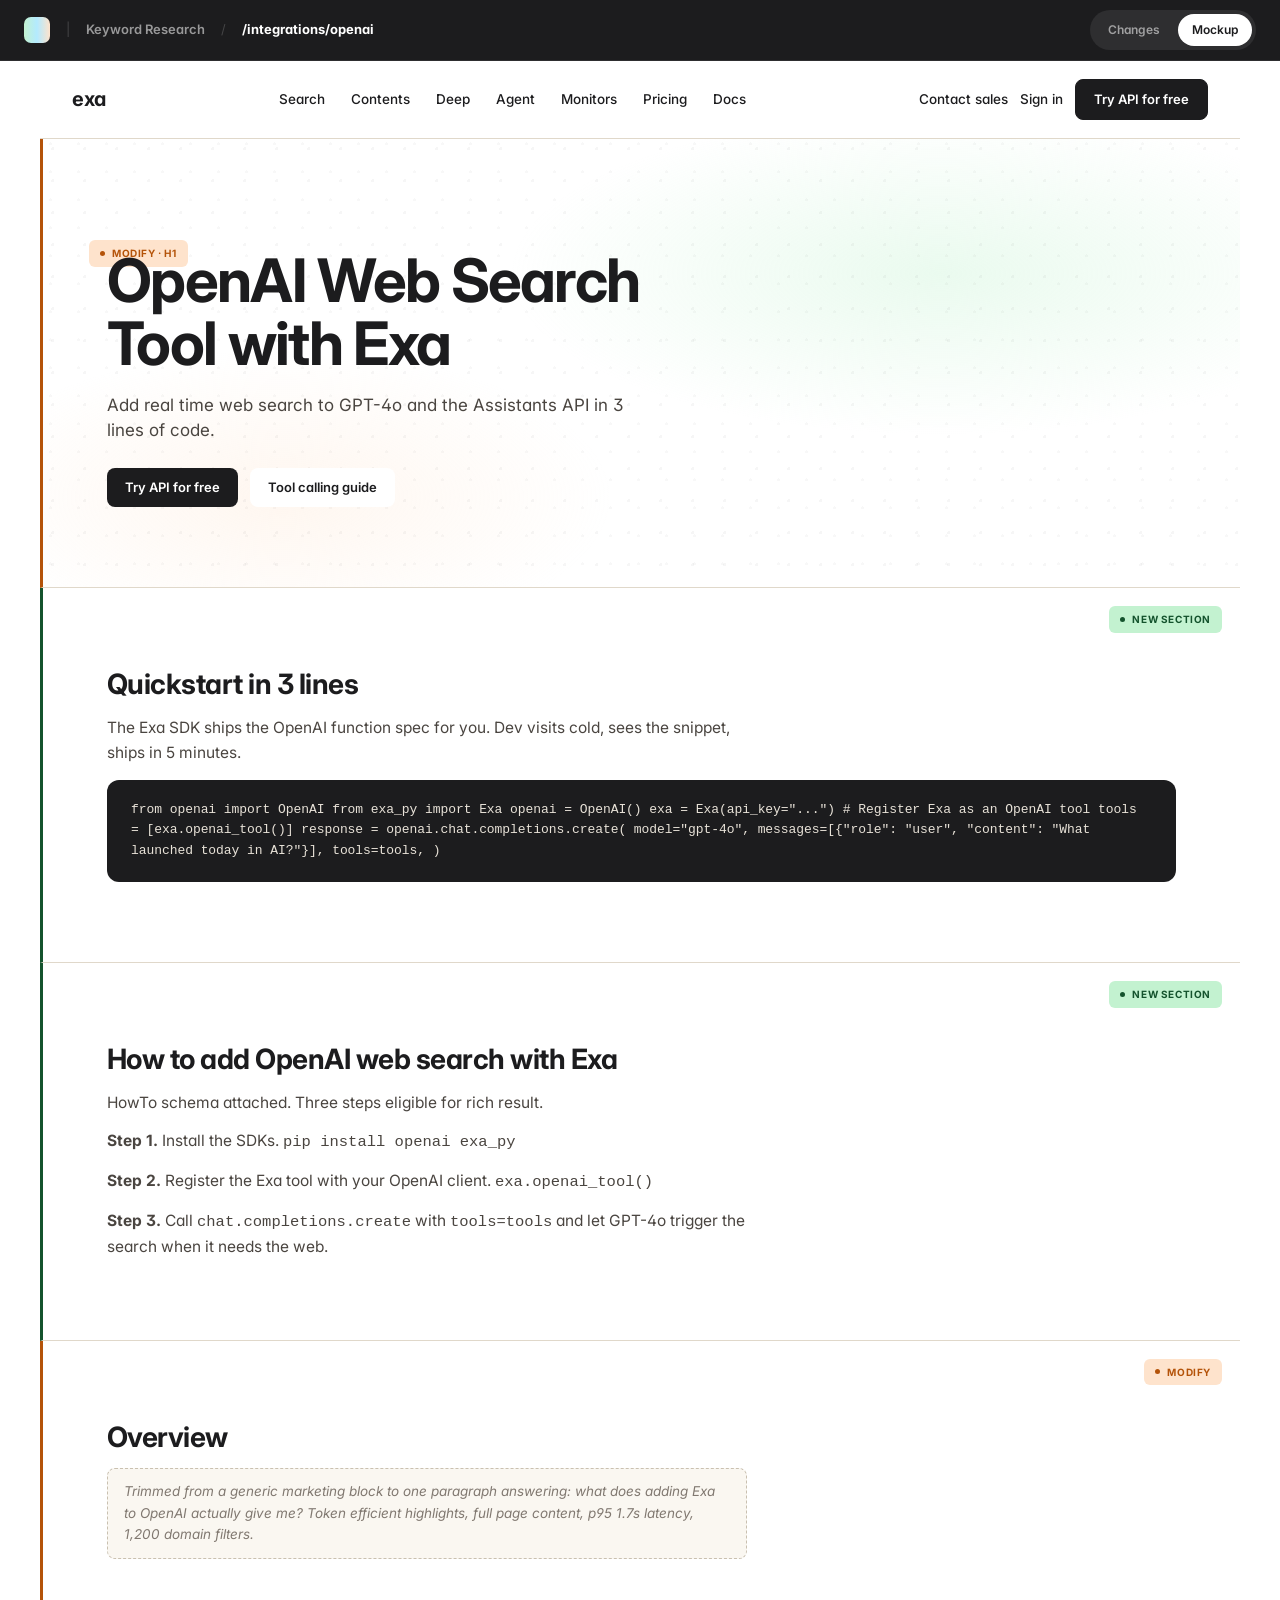
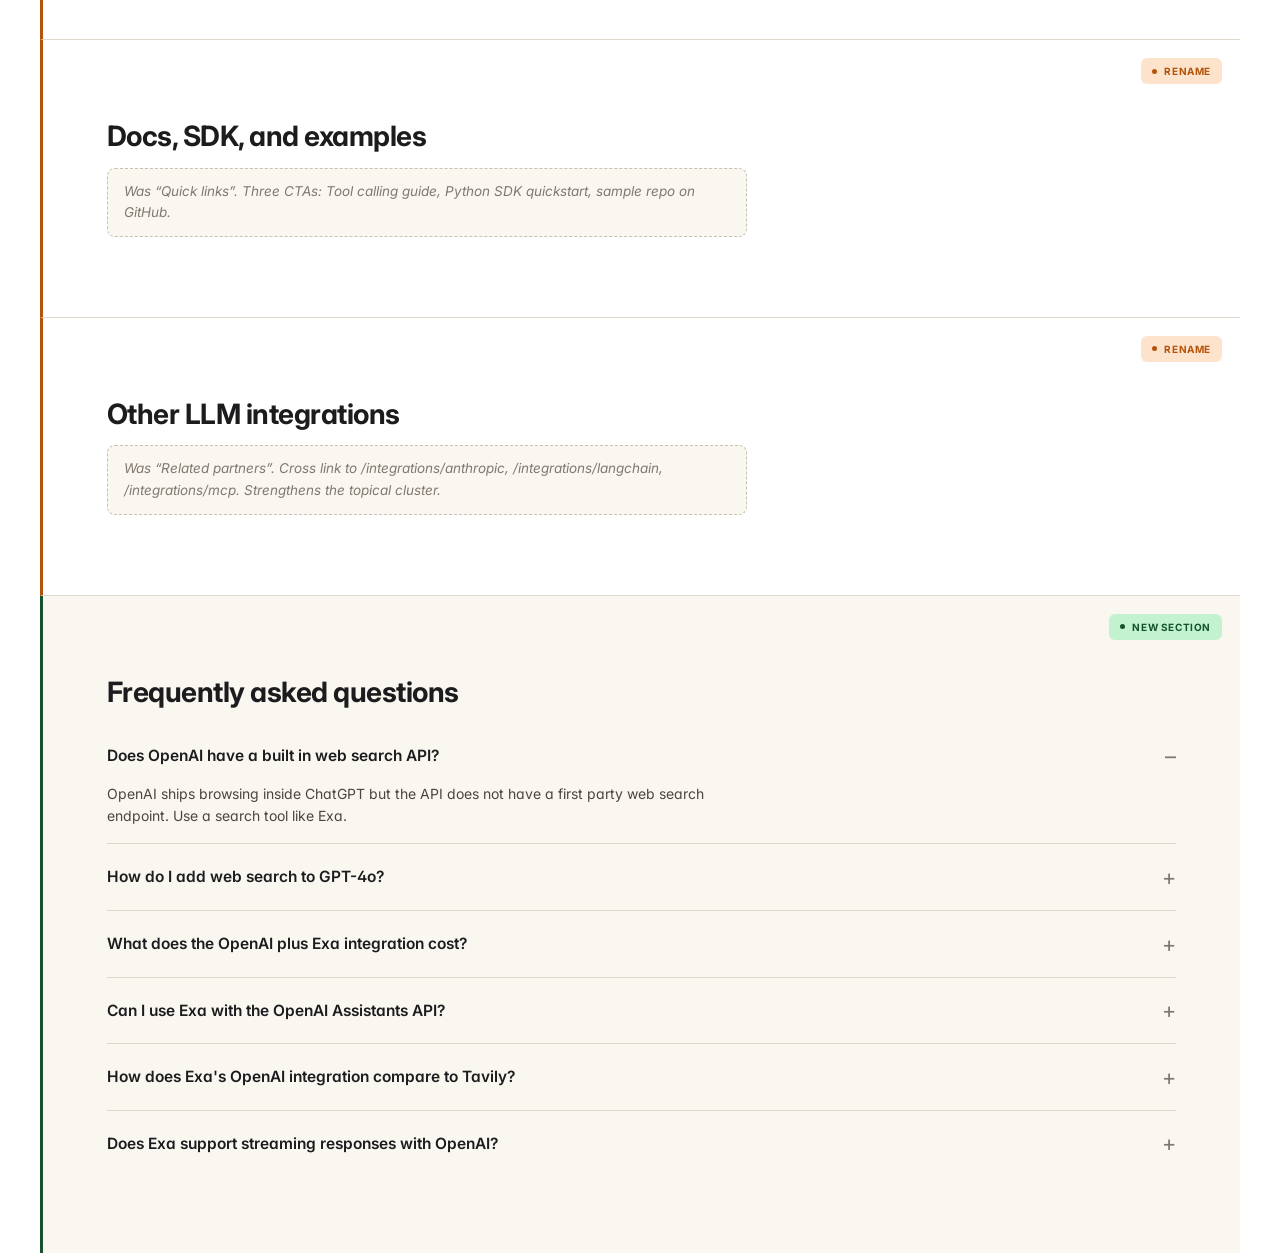
<file: mockup-integrations-openai.html>
<!doctype html>
<html lang="en">
<head>
<meta charset="utf-8" />
<meta name="viewport" content="width=device-width,initial-scale=1" />
<title>Mockup · /integrations/openai · Exa × daydream</title>
<link rel="preconnect" href="https://fonts.googleapis.com">
<link rel="preconnect" href="https://fonts.gstatic.com" crossorigin>
<link href="https://fonts.googleapis.com/css2?family=Inter:wght@400;500;600;700&display=swap" rel="stylesheet">
<link rel="stylesheet" href="/styles.css">
</head>
<body class="mockup-body">

<div class="daydream-bar">
  <div class="dd-logo"></div>
  <span class="divider">|</span>
  <a href="/">Keyword Research</a>
  <span class="divider">/</span>
  <span class="current">/integrations/openai</span>
  <div class="tabs">
    <a class="tab" href="/optimization-integrations-openai.html">Changes</a>
    <a class="tab active">Mockup</a>
  </div>
</div>

<div class="mockup-wrap">
  <div class="mock-page">
    <div class="mock-nav">
      <div class="mock-nav-logo">exa</div>
      <div class="mock-nav-links">
        <span>Search</span><span>Contents</span><span>Deep</span><span>Agent</span><span>Monitors</span><span>Pricing</span><span>Docs</span>
      </div>
      <div class="mock-nav-cta">
        <span class="signin">Contact sales</span>
        <span class="signin">Sign in</span>
        <a class="mock-btn-primary">Try API for free</a>
      </div>
    </div>

    <div class="mock-section s-modify exa-hero">
      <span class="mock-status s-modify">Modify · H1</span>
      <h1>OpenAI Web Search Tool with Exa</h1>
      <p class="sub">Add real time web search to GPT-4o and the Assistants API in 3 lines of code.</p>
      <div class="ctas">
        <a class="mock-btn-primary">Try API for free</a>
        <a class="mock-btn-secondary">Tool calling guide</a>
      </div>
    </div>

    <div class="mock-section s-new">
      <span class="mock-status s-new">New section</span>
      <h2>Quickstart in 3 lines</h2>
      <p>The Exa SDK ships the OpenAI function spec for you. Dev visits cold, sees the snippet, ships in 5 minutes.</p>
      <div class="mock-code">from openai import OpenAI
from exa_py import Exa

openai = OpenAI()
exa = Exa(api_key="...")

# Register Exa as an OpenAI tool
tools = [exa.openai_tool()]

response = openai.chat.completions.create(
    model="gpt-4o",
    messages=[{"role": "user", "content": "What launched today in AI?"}],
    tools=tools,
)</div>
    </div>

    <div class="mock-section s-new">
      <span class="mock-status s-new">New section</span>
      <h2>How to add OpenAI web search with Exa</h2>
      <p>HowTo schema attached. Three steps eligible for rich result.</p>
      <p><b>Step 1.</b> Install the SDKs. <code>pip install openai exa_py</code></p>
      <p><b>Step 2.</b> Register the Exa tool with your OpenAI client. <code>exa.openai_tool()</code></p>
      <p><b>Step 3.</b> Call <code>chat.completions.create</code> with <code>tools=tools</code> and let GPT-4o trigger the search when it needs the web.</p>
    </div>

    <div class="mock-section s-modify">
      <span class="mock-status s-modify">Modify</span>
      <h2>Overview</h2>
      <p class="gray">Trimmed from a generic marketing block to one paragraph answering: what does adding Exa to OpenAI actually give me? Token efficient highlights, full page content, p95 1.7s latency, 1,200 domain filters.</p>
    </div>

    <div class="mock-section s-modify">
      <span class="mock-status s-modify">Rename</span>
      <h2>Docs, SDK, and examples</h2>
      <p class="gray">Was &ldquo;Quick links&rdquo;. Three CTAs: Tool calling guide, Python SDK quickstart, sample repo on GitHub.</p>
    </div>

    <div class="mock-section s-modify">
      <span class="mock-status s-modify">Rename</span>
      <h2>Other LLM integrations</h2>
      <p class="gray">Was &ldquo;Related partners&rdquo;. Cross link to /integrations/anthropic, /integrations/langchain, /integrations/mcp. Strengthens the topical cluster.</p>
    </div>

    <div class="mock-section s-new tint">
      <span class="mock-status s-new">New section</span>
      <h2>Frequently asked questions</h2>
      <div class="mock-faq">
        <details open><summary>Does OpenAI have a built in web search API?</summary><p>OpenAI ships browsing inside ChatGPT but the API does not have a first party web search endpoint. Use a search tool like Exa.</p></details>
        <details><summary>How do I add web search to GPT-4o?</summary><p>Call <code>exa.openai_tool()</code> and pass the result as a tool in your OpenAI chat completion. GPT-4o decides when to call it.</p></details>
        <details><summary>What does the OpenAI plus Exa integration cost?</summary><p>OpenAI tokens at OpenAI rates plus Exa per request pricing. Most agents land under $0.02 per turn.</p></details>
        <details><summary>Can I use Exa with the OpenAI Assistants API?</summary><p>Yes. Register Exa as a function tool on the assistant.</p></details>
        <details><summary>How does Exa's OpenAI integration compare to Tavily?</summary><p>Same call signature pattern. Exa wins on latency and full page content. See /versus/tavily.</p></details>
        <details><summary>Does Exa support streaming responses with OpenAI?</summary><p>Yes. Streaming flows through OpenAI's stream and the Exa tool call resolves inline.</p></details>
      </div>
    </div>
  </div>
</div>

</body>
</html>
</file>
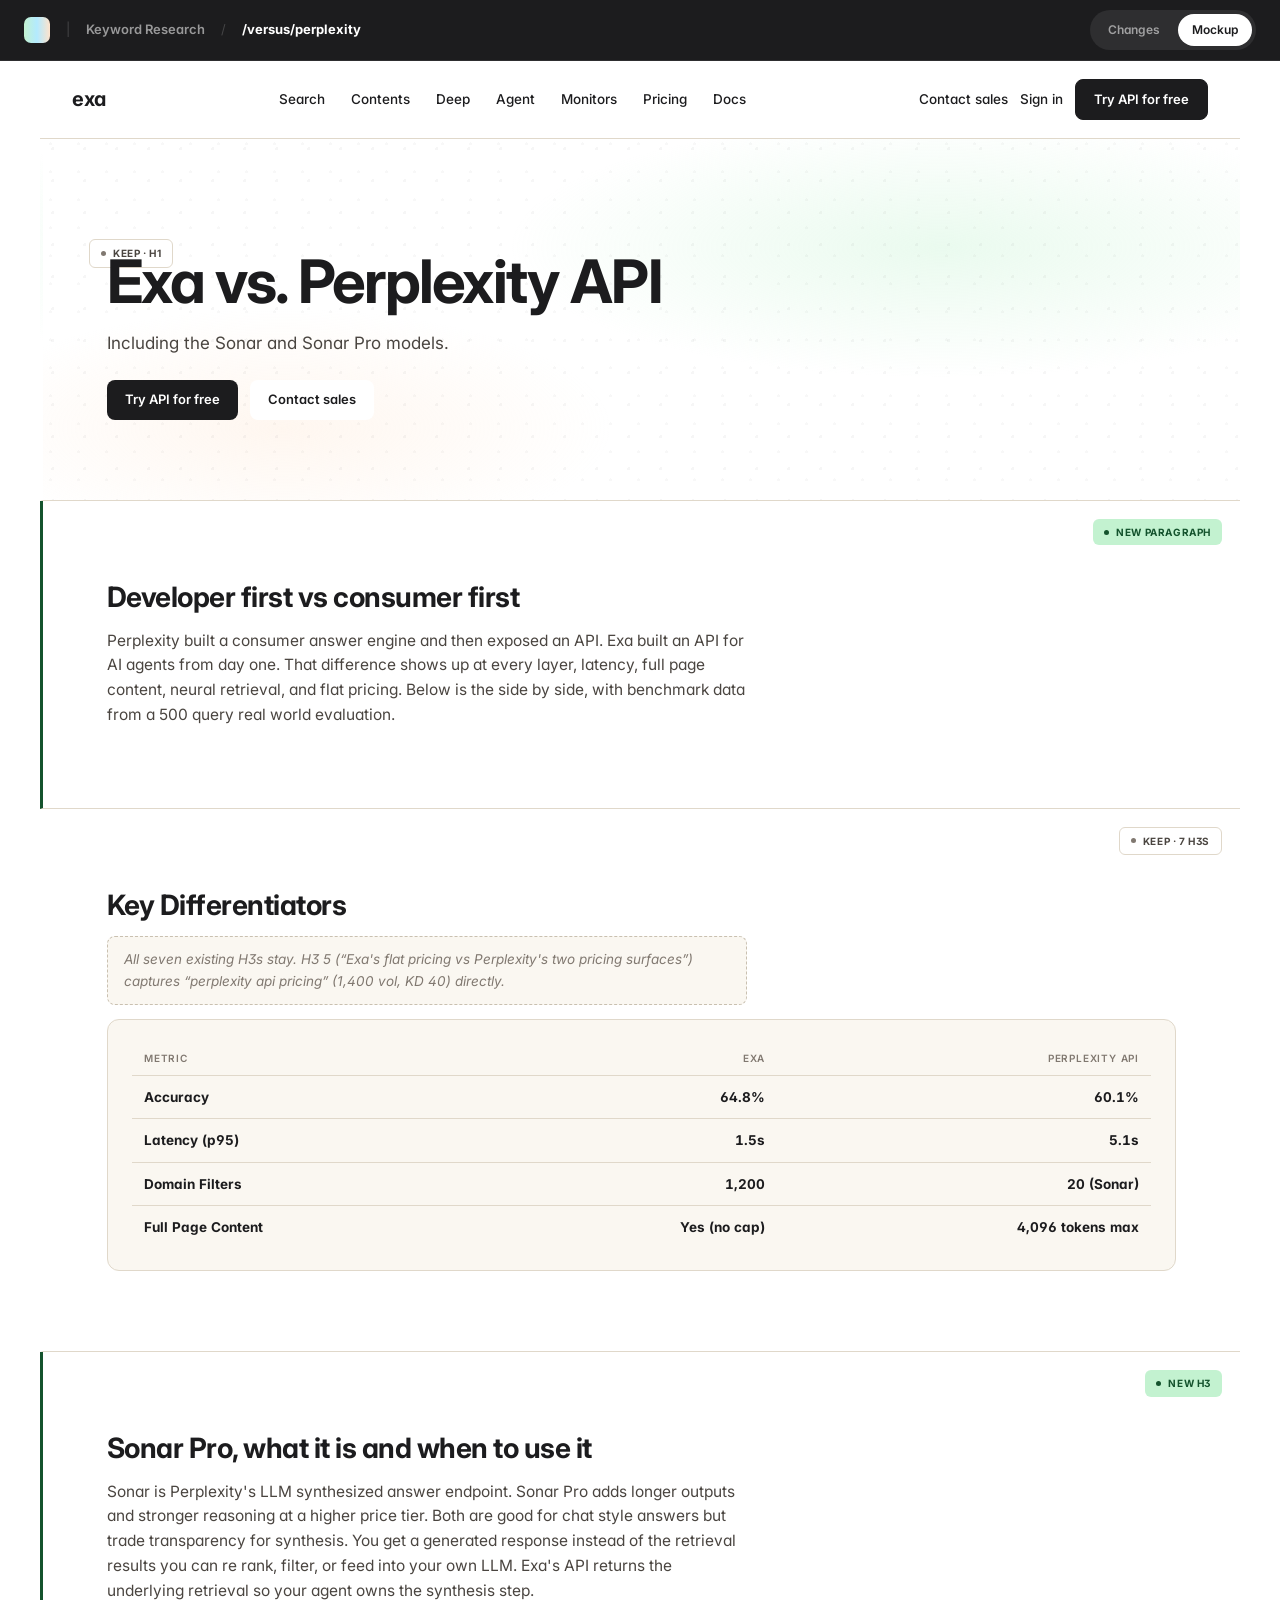
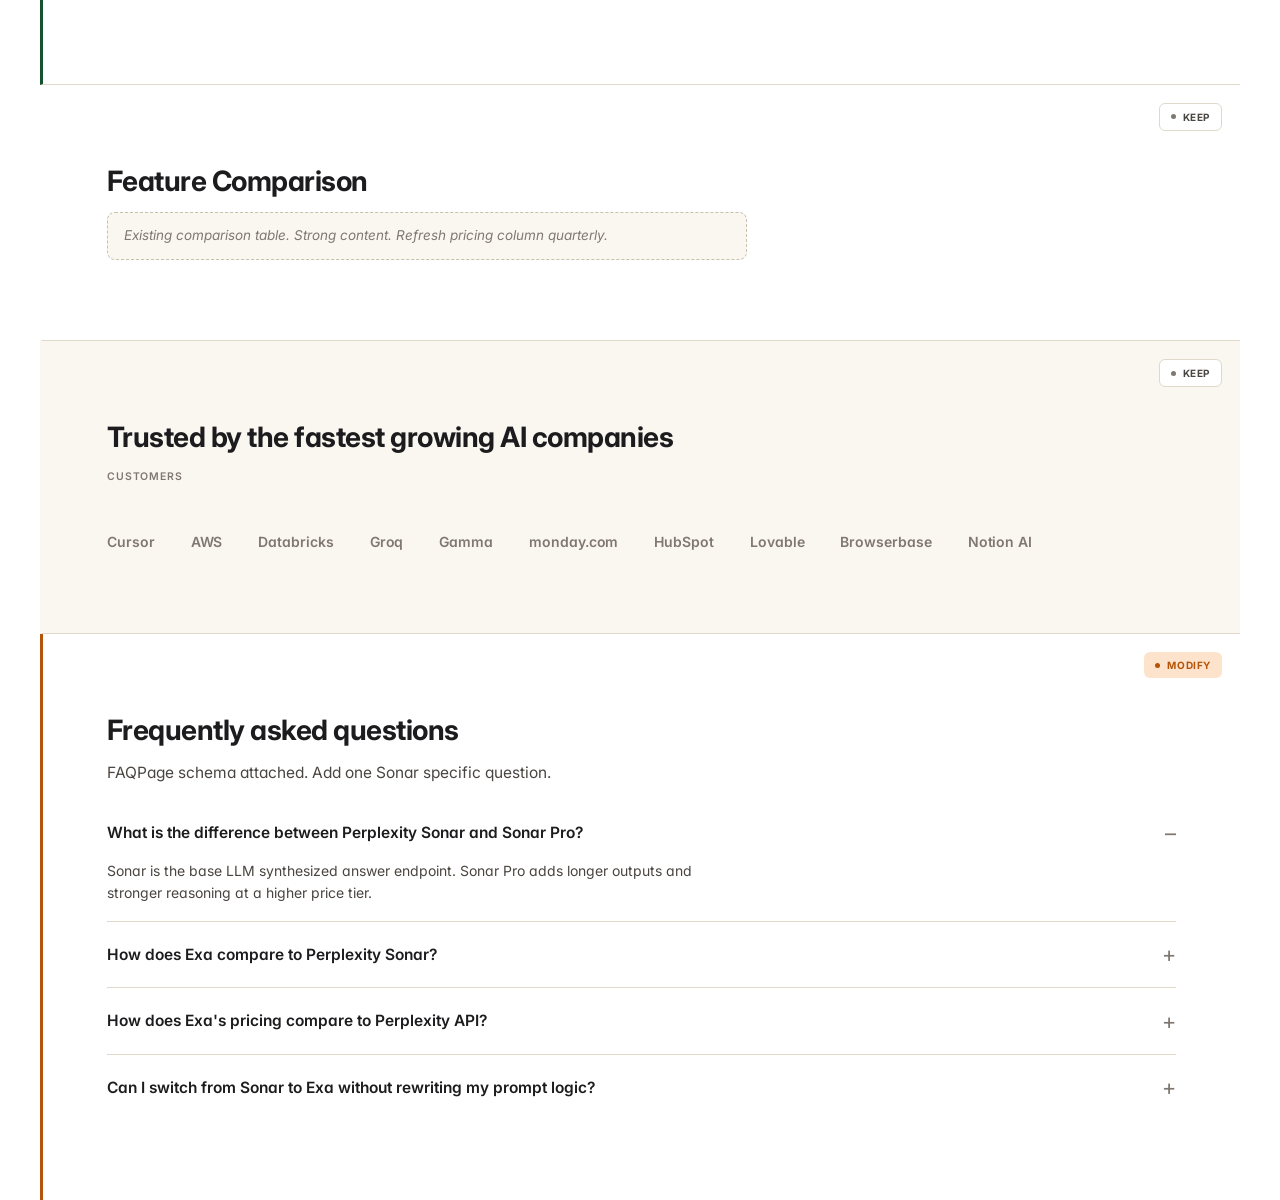
<file: mockup-versus-perplexity.html>
<!doctype html>
<html lang="en">
<head>
<meta charset="utf-8" />
<meta name="viewport" content="width=device-width,initial-scale=1" />
<title>Mockup · /versus/perplexity · Exa × daydream</title>
<link rel="preconnect" href="https://fonts.googleapis.com">
<link rel="preconnect" href="https://fonts.gstatic.com" crossorigin>
<link href="https://fonts.googleapis.com/css2?family=Inter:wght@400;500;600;700&display=swap" rel="stylesheet">
<link rel="stylesheet" href="/styles.css">
</head>
<body class="mockup-body">

<div class="daydream-bar">
  <div class="dd-logo"></div>
  <span class="divider">|</span>
  <a href="/">Keyword Research</a>
  <span class="divider">/</span>
  <span class="current">/versus/perplexity</span>
  <div class="tabs">
    <a class="tab" href="/optimization-versus-perplexity.html">Changes</a>
    <a class="tab active">Mockup</a>
  </div>
</div>

<div class="mockup-wrap">
  <div class="mock-page">
    <div class="mock-nav">
      <div class="mock-nav-logo">exa</div>
      <div class="mock-nav-links">
        <span>Search</span><span>Contents</span><span>Deep</span><span>Agent</span><span>Monitors</span><span>Pricing</span><span>Docs</span>
      </div>
      <div class="mock-nav-cta">
        <span class="signin">Contact sales</span>
        <span class="signin">Sign in</span>
        <a class="mock-btn-primary">Try API for free</a>
      </div>
    </div>

    <div class="mock-section s-keep exa-hero">
      <span class="mock-status s-keep">Keep · H1</span>
      <h1>Exa vs. Perplexity API</h1>
      <p class="sub">Including the Sonar and Sonar Pro models.</p>
      <div class="ctas">
        <a class="mock-btn-primary">Try API for free</a>
        <a class="mock-btn-secondary">Contact sales</a>
      </div>
    </div>

    <div class="mock-section s-new">
      <span class="mock-status s-new">New paragraph</span>
      <h2>Developer first vs consumer first</h2>
      <p>Perplexity built a consumer answer engine and then exposed an API. Exa built an API for AI agents from day one. That difference shows up at every layer, latency, full page content, neural retrieval, and flat pricing. Below is the side by side, with benchmark data from a 500 query real world evaluation.</p>
    </div>

    <div class="mock-section s-keep">
      <span class="mock-status s-keep">Keep · 7 H3s</span>
      <h2>Key Differentiators</h2>
      <p class="gray">All seven existing H3s stay. H3 5 (&ldquo;Exa's flat pricing vs Perplexity's two pricing surfaces&rdquo;) captures &ldquo;perplexity api pricing&rdquo; (1,400 vol, KD 40) directly.</p>
      <div class="mock-benchmark">
        <table>
          <thead><tr><th>Metric</th><th class="right">Exa</th><th class="right">Perplexity API</th></tr></thead>
          <tbody>
            <tr class="win"><td>Accuracy</td><td class="right">64.8%</td><td class="right">60.1%</td></tr>
            <tr class="win"><td>Latency (p95)</td><td class="right">1.5s</td><td class="right">5.1s</td></tr>
            <tr class="win"><td>Domain Filters</td><td class="right">1,200</td><td class="right">20 (Sonar)</td></tr>
            <tr class="win"><td>Full Page Content</td><td class="right">Yes (no cap)</td><td class="right">4,096 tokens max</td></tr>
          </tbody>
        </table>
      </div>
    </div>

    <div class="mock-section s-new">
      <span class="mock-status s-new">New H3</span>
      <h2>Sonar Pro, what it is and when to use it</h2>
      <p>Sonar is Perplexity's LLM synthesized answer endpoint. Sonar Pro adds longer outputs and stronger reasoning at a higher price tier. Both are good for chat style answers but trade transparency for synthesis. You get a generated response instead of the retrieval results you can re rank, filter, or feed into your own LLM. Exa's API returns the underlying retrieval so your agent owns the synthesis step.</p>
    </div>

    <div class="mock-section s-keep">
      <span class="mock-status s-keep">Keep</span>
      <h2>Feature Comparison</h2>
      <p class="gray">Existing comparison table. Strong content. Refresh pricing column quarterly.</p>
    </div>

    <div class="mock-section s-keep tint">
      <span class="mock-status s-keep">Keep</span>
      <h2>Trusted by the fastest growing AI companies</h2>
      <div class="mock-customer-row">
        <span class="lbl">Customers</span>
        <span>Cursor</span><span>AWS</span><span>Databricks</span><span>Groq</span><span>Gamma</span><span>monday.com</span><span>HubSpot</span><span>Lovable</span><span>Browserbase</span><span>Notion AI</span>
      </div>
    </div>

    <div class="mock-section s-modify">
      <span class="mock-status s-modify">Modify</span>
      <h2>Frequently asked questions</h2>
      <p>FAQPage schema attached. Add one Sonar specific question.</p>
      <div class="mock-faq">
        <details open><summary>What is the difference between Perplexity Sonar and Sonar Pro?</summary><p>Sonar is the base LLM synthesized answer endpoint. Sonar Pro adds longer outputs and stronger reasoning at a higher price tier.</p></details>
        <details><summary>How does Exa compare to Perplexity Sonar?</summary><p>Exa returns retrieval results that your agent owns. Sonar returns a synthesized answer.</p></details>
        <details><summary>How does Exa's pricing compare to Perplexity API?</summary><p>Flat per request pricing on Exa. Perplexity bills across two pricing surfaces (Search API + Sonar models).</p></details>
        <details><summary>Can I switch from Sonar to Exa without rewriting my prompt logic?</summary><p>Yes. Use Exa to retrieve, then your existing LLM call to synthesize. Migration takes one afternoon.</p></details>
      </div>
    </div>
  </div>
</div>

</body>
</html>
</file>
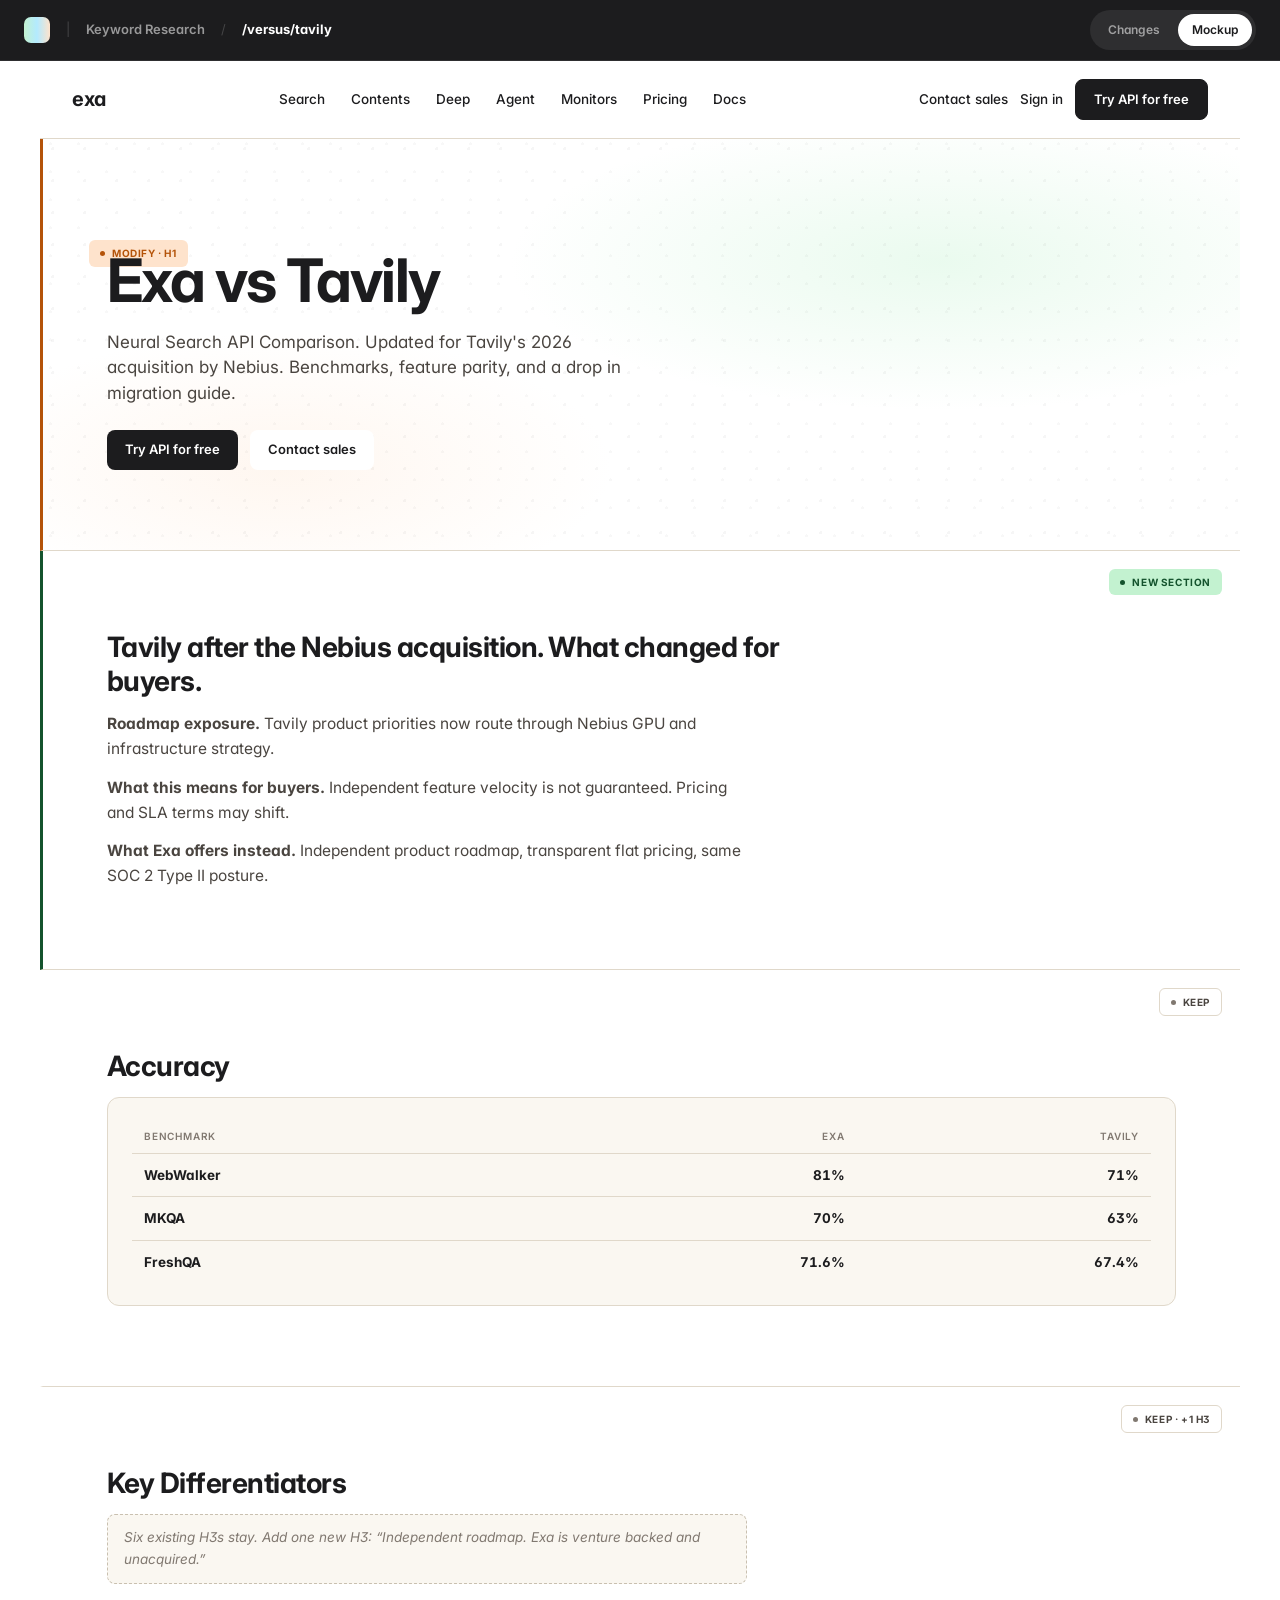
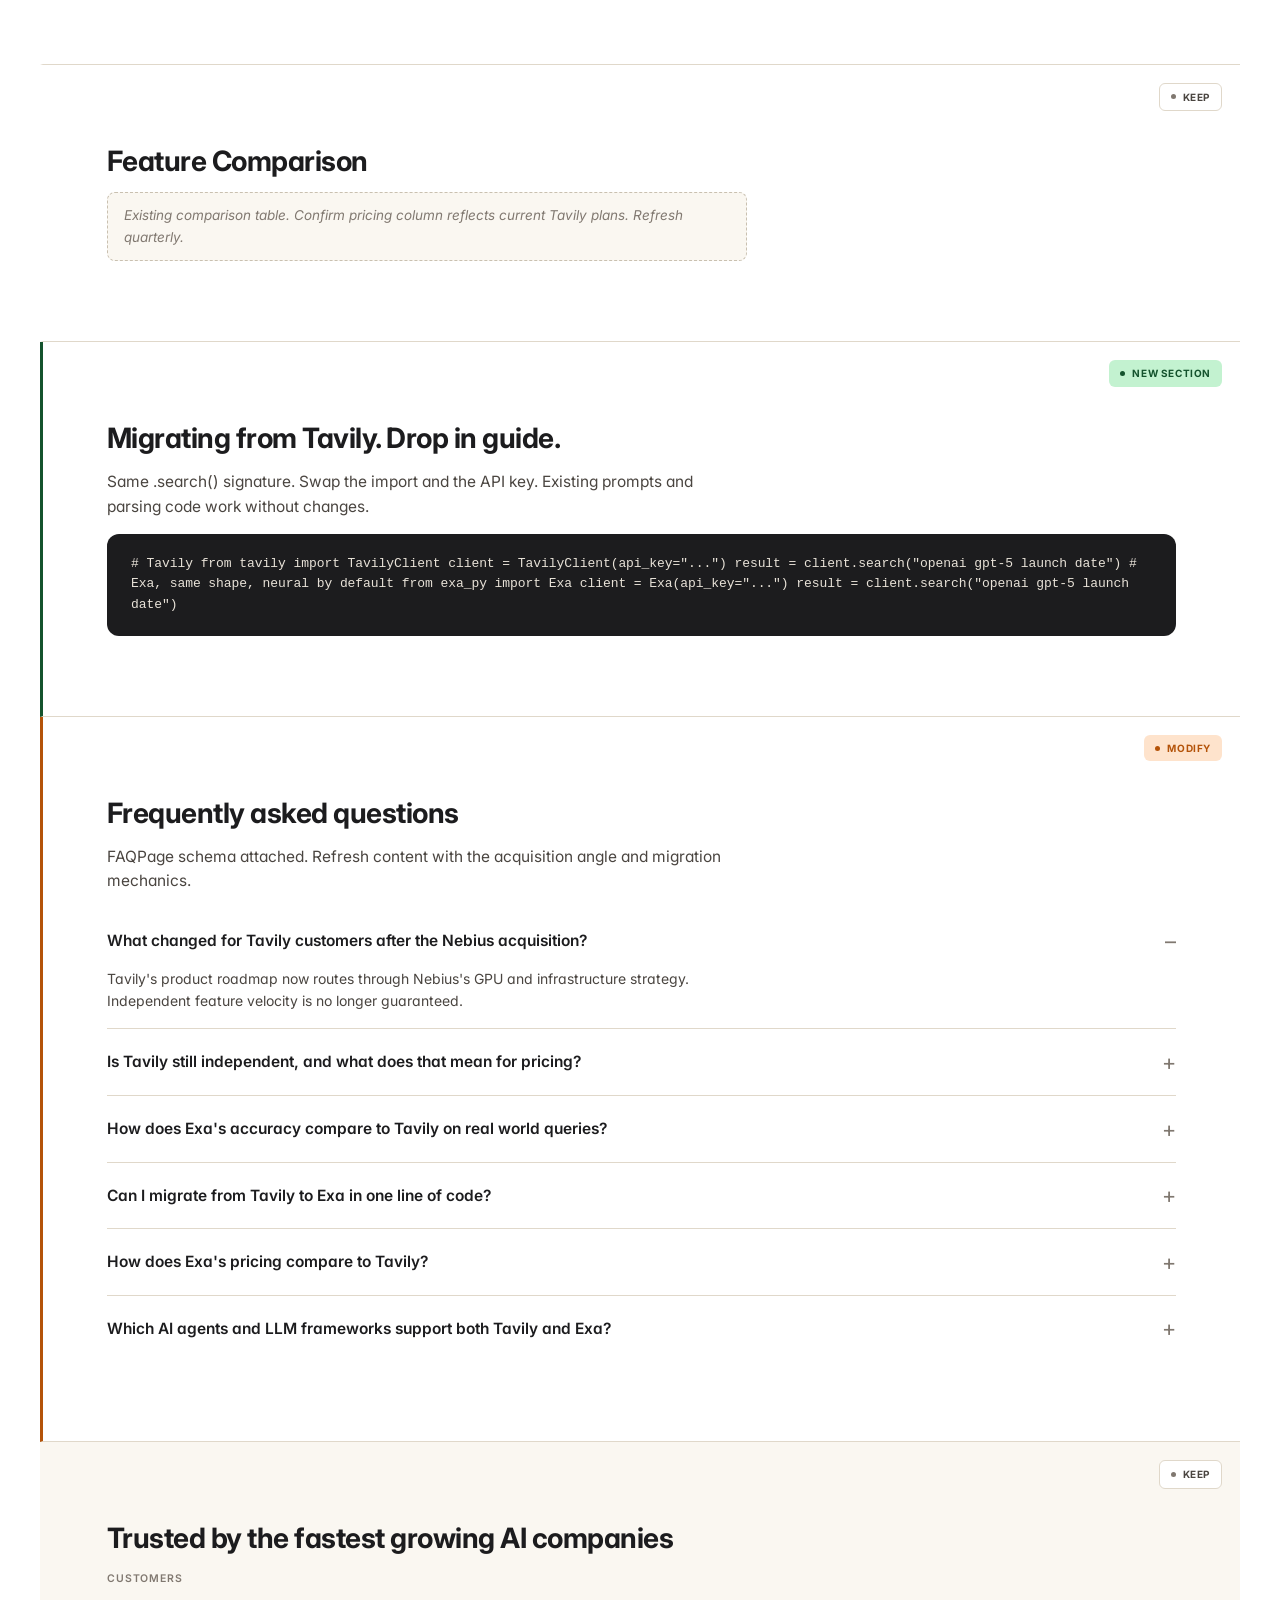
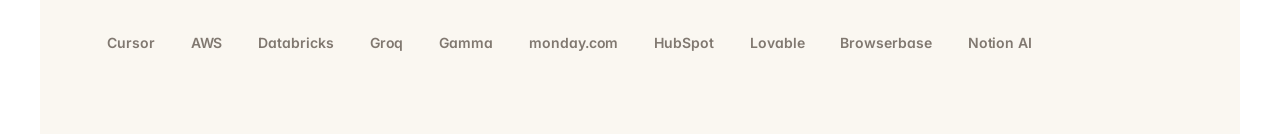
<file: mockup-versus-tavily.html>
<!doctype html>
<html lang="en">
<head>
<meta charset="utf-8" />
<meta name="viewport" content="width=device-width,initial-scale=1" />
<title>Mockup · /versus/tavily · Exa × daydream</title>
<link rel="preconnect" href="https://fonts.googleapis.com">
<link rel="preconnect" href="https://fonts.gstatic.com" crossorigin>
<link href="https://fonts.googleapis.com/css2?family=Inter:wght@400;500;600;700&display=swap" rel="stylesheet">
<link rel="stylesheet" href="/styles.css">
</head>
<body class="mockup-body">

<div class="daydream-bar">
  <div class="dd-logo"></div>
  <span class="divider">|</span>
  <a href="/">Keyword Research</a>
  <span class="divider">/</span>
  <span class="current">/versus/tavily</span>
  <div class="tabs">
    <a class="tab" href="/optimization-versus-tavily.html">Changes</a>
    <a class="tab active">Mockup</a>
  </div>
</div>

<div class="mockup-wrap">
  <div class="mock-page">
    <div class="mock-nav">
      <div class="mock-nav-logo">exa</div>
      <div class="mock-nav-links">
        <span>Search</span><span>Contents</span><span>Deep</span><span>Agent</span><span>Monitors</span><span>Pricing</span><span>Docs</span>
      </div>
      <div class="mock-nav-cta">
        <span class="signin">Contact sales</span>
        <span class="signin">Sign in</span>
        <a class="mock-btn-primary">Try API for free</a>
      </div>
    </div>

    <div class="mock-section s-modify exa-hero">
      <span class="mock-status s-modify">Modify · H1</span>
      <h1>Exa vs Tavily</h1>
      <p class="sub">Neural Search API Comparison. Updated for Tavily's 2026 acquisition by Nebius. Benchmarks, feature parity, and a drop in migration guide.</p>
      <div class="ctas">
        <a class="mock-btn-primary">Try API for free</a>
        <a class="mock-btn-secondary">Contact sales</a>
      </div>
    </div>

    <div class="mock-section s-new">
      <span class="mock-status s-new">New section</span>
      <h2>Tavily after the Nebius acquisition. What changed for buyers.</h2>
      <p><b>Roadmap exposure.</b> Tavily product priorities now route through Nebius GPU and infrastructure strategy.</p>
      <p><b>What this means for buyers.</b> Independent feature velocity is not guaranteed. Pricing and SLA terms may shift.</p>
      <p><b>What Exa offers instead.</b> Independent product roadmap, transparent flat pricing, same SOC 2 Type II posture.</p>
    </div>

    <div class="mock-section s-keep">
      <span class="mock-status s-keep">Keep</span>
      <h2>Accuracy</h2>
      <div class="mock-benchmark">
        <table>
          <thead><tr><th>Benchmark</th><th class="right">Exa</th><th class="right">Tavily</th></tr></thead>
          <tbody>
            <tr class="win"><td>WebWalker</td><td class="right">81%</td><td class="right">71%</td></tr>
            <tr class="win"><td>MKQA</td><td class="right">70%</td><td class="right">63%</td></tr>
            <tr class="win"><td>FreshQA</td><td class="right">71.6%</td><td class="right">67.4%</td></tr>
          </tbody>
        </table>
      </div>
    </div>

    <div class="mock-section s-keep">
      <span class="mock-status s-keep">Keep · +1 H3</span>
      <h2>Key Differentiators</h2>
      <p class="gray">Six existing H3s stay. Add one new H3: &ldquo;Independent roadmap. Exa is venture backed and unacquired.&rdquo;</p>
    </div>

    <div class="mock-section s-keep">
      <span class="mock-status s-keep">Keep</span>
      <h2>Feature Comparison</h2>
      <p class="gray">Existing comparison table. Confirm pricing column reflects current Tavily plans. Refresh quarterly.</p>
    </div>

    <div class="mock-section s-new">
      <span class="mock-status s-new">New section</span>
      <h2>Migrating from Tavily. Drop in guide.</h2>
      <p>Same .search() signature. Swap the import and the API key. Existing prompts and parsing code work without changes.</p>
      <div class="mock-code"># Tavily
from tavily import TavilyClient
client = TavilyClient(api_key="...")
result = client.search("openai gpt-5 launch date")

# Exa, same shape, neural by default
from exa_py import Exa
client = Exa(api_key="...")
result = client.search("openai gpt-5 launch date")</div>
    </div>

    <div class="mock-section s-modify">
      <span class="mock-status s-modify">Modify</span>
      <h2>Frequently asked questions</h2>
      <p>FAQPage schema attached. Refresh content with the acquisition angle and migration mechanics.</p>
      <div class="mock-faq">
        <details open><summary>What changed for Tavily customers after the Nebius acquisition?</summary><p>Tavily's product roadmap now routes through Nebius's GPU and infrastructure strategy. Independent feature velocity is no longer guaranteed.</p></details>
        <details><summary>Is Tavily still independent, and what does that mean for pricing?</summary><p>Tavily continues to ship product but pricing and SLA terms may shift to reflect Nebius's enterprise positioning.</p></details>
        <details><summary>How does Exa's accuracy compare to Tavily on real world queries?</summary><p>10 points higher on WebWalker. 7 points higher on MKQA. See benchmarks above.</p></details>
        <details><summary>Can I migrate from Tavily to Exa in one line of code?</summary><p>Yes. Exa's Python SDK exposes the same .search() signature as Tavily.</p></details>
        <details><summary>How does Exa's pricing compare to Tavily?</summary><p>Flat per request pricing. No tiers, no overages.</p></details>
        <details><summary>Which AI agents and LLM frameworks support both Tavily and Exa?</summary><p>OpenAI, LangChain, LlamaIndex, CrewAI, MCP. Migration guides linked.</p></details>
      </div>
    </div>

    <div class="mock-section s-keep tint">
      <span class="mock-status s-keep">Keep</span>
      <h2>Trusted by the fastest growing AI companies</h2>
      <div class="mock-customer-row">
        <span class="lbl">Customers</span>
        <span>Cursor</span><span>AWS</span><span>Databricks</span><span>Groq</span><span>Gamma</span><span>monday.com</span><span>HubSpot</span><span>Lovable</span><span>Browserbase</span><span>Notion AI</span>
      </div>
    </div>
  </div>
</div>

</body>
</html>
</file>
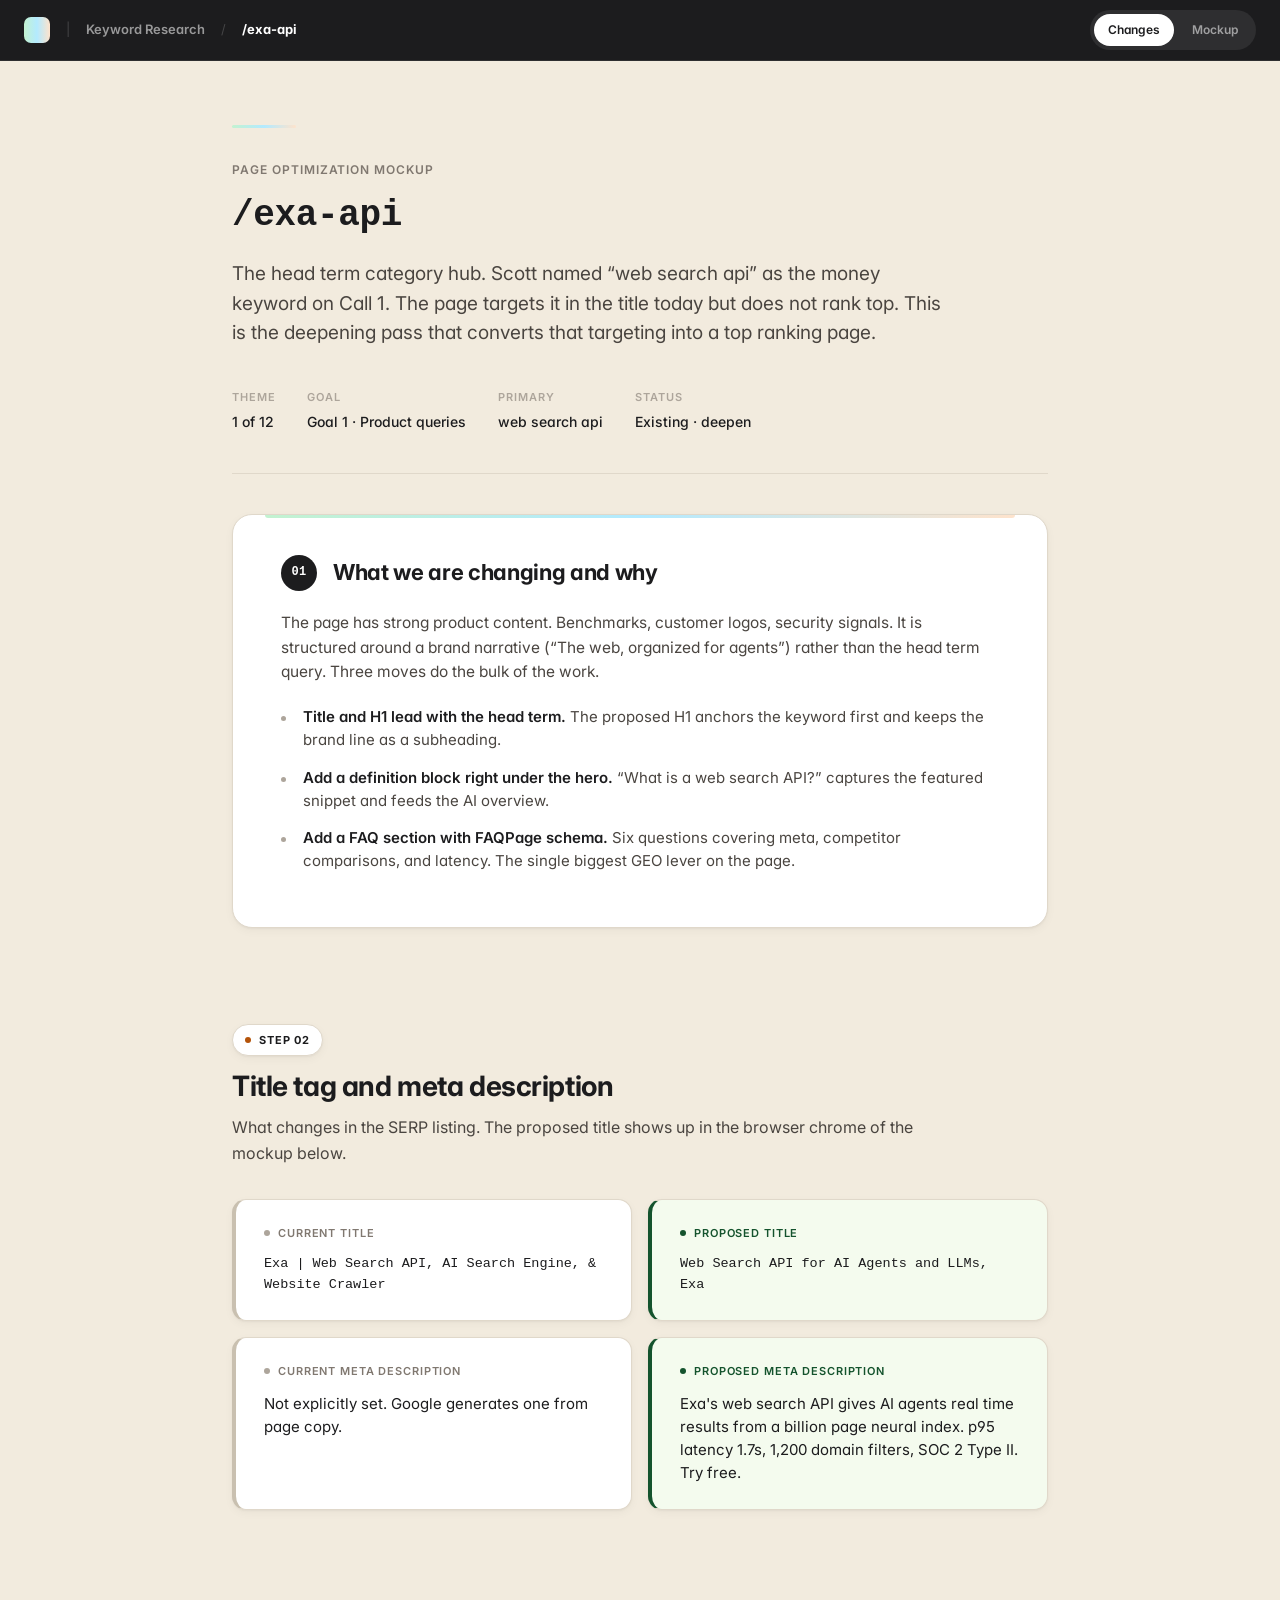
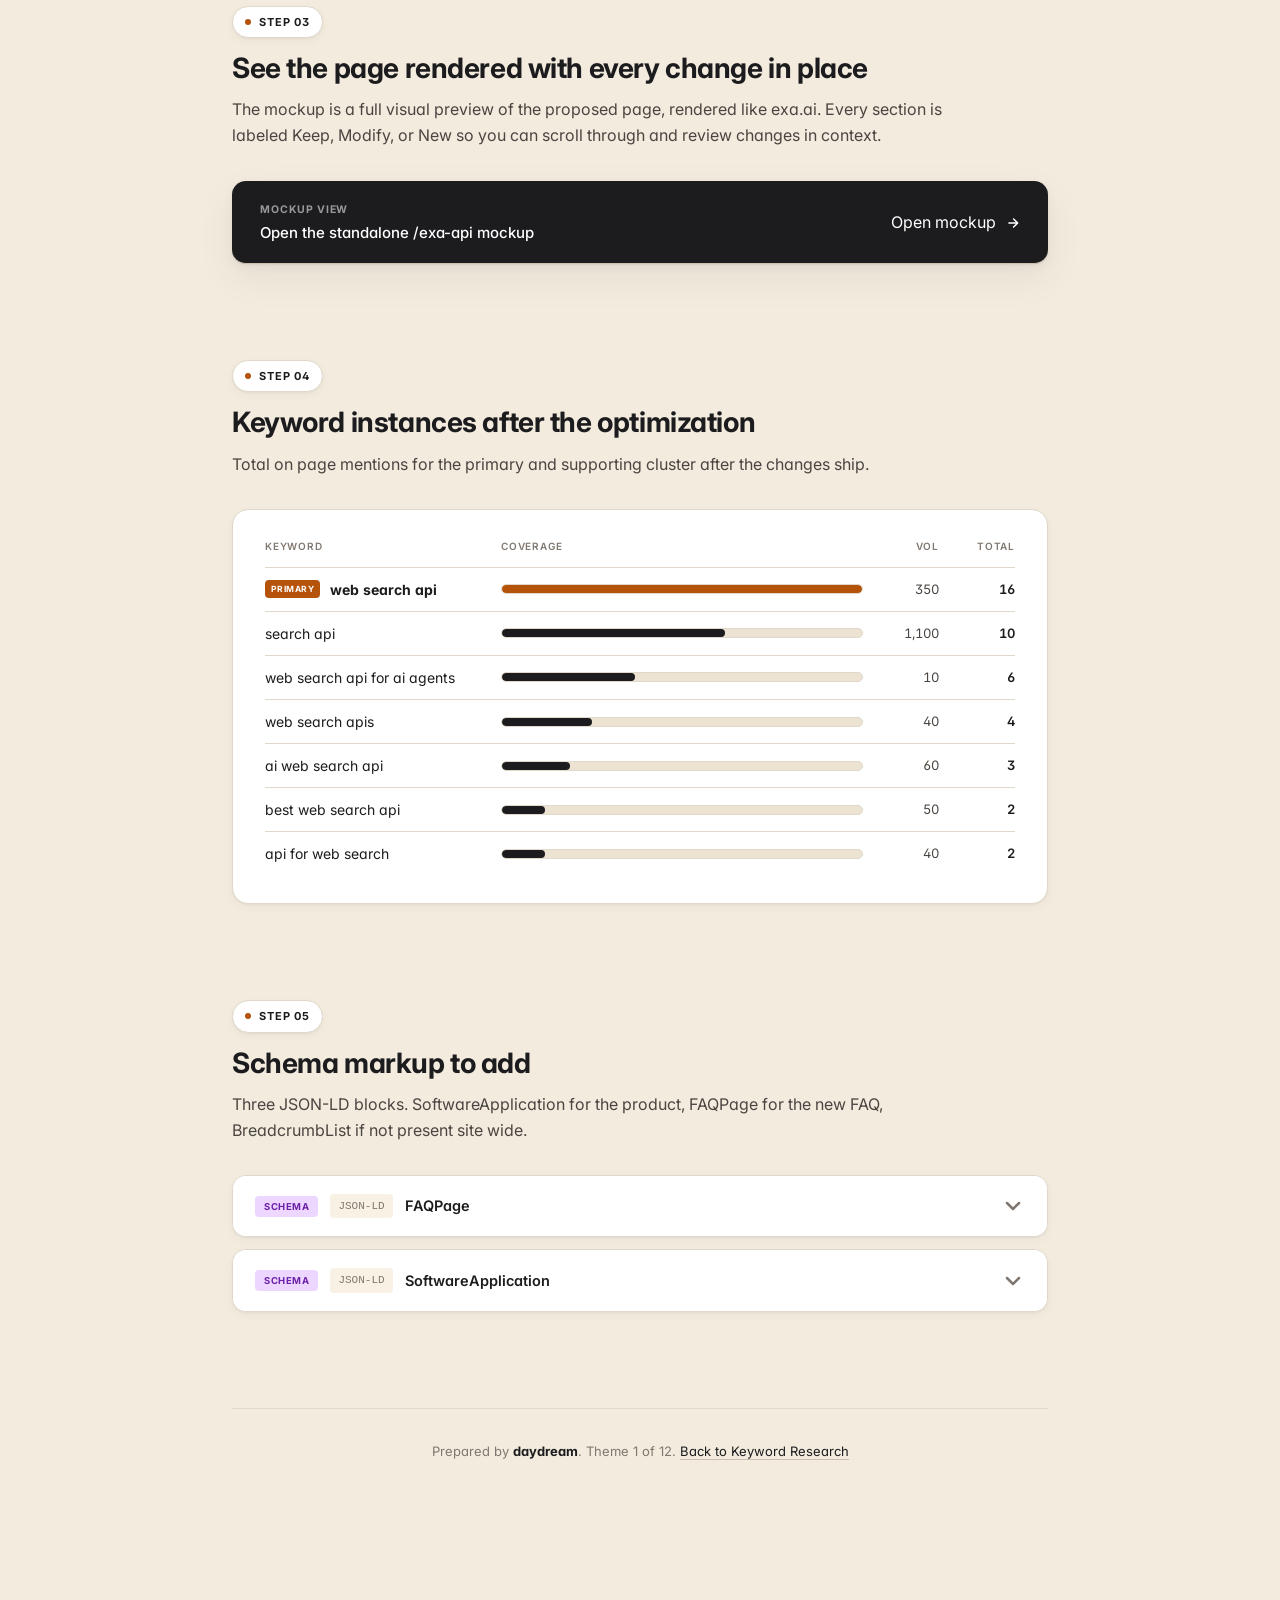
<file: optimization-exa-api.html>
<!doctype html>
<html lang="en">
<head>
<meta charset="utf-8" />
<meta name="viewport" content="width=device-width,initial-scale=1" />
<title>Page Optimization · /exa-api</title>
<link rel="preconnect" href="https://fonts.googleapis.com">
<link rel="preconnect" href="https://fonts.gstatic.com" crossorigin>
<link href="https://fonts.googleapis.com/css2?family=Inter:wght@400;500;600;700&display=swap" rel="stylesheet">
<link rel="stylesheet" href="/styles.css">
</head>
<body>
<div class="daydream-bar">
    <div class="dd-logo"></div>
    <span class="divider">|</span>
    <a href="/">Keyword Research</a>
    <span class="divider">/</span>
    <span class="current">/exa-api</span>
    <div class="tabs">
      <a class="tab active">Changes</a>
      <a class="tab" href="/mockup-exa-api.html">Mockup</a>
    </div>
  </div>

<div class="page">  <header class="hero">
    <div class="gradient-rule"></div>
    <div class="eyebrow">Page optimization mockup</div>
    <h1 class="url-headline">/exa-api</h1>
    <p class="lede">
      The head term category hub. Scott named &ldquo;web search api&rdquo; as the money keyword on Call 1. The page targets it in the title today but does not rank top. This is the deepening pass that converts that targeting into a top ranking page.
    </p>
    <div class="meta">
      <div><span class="lbl">Theme</span><span class="val">1 of 12</span></div>
      <div><span class="lbl">Goal</span><span class="val">Goal 1 · Product queries</span></div>
      <div><span class="lbl">Primary</span><span class="val">web search api</span></div>
      <div><span class="lbl">Status</span><span class="val">Existing · deepen</span></div>
    </div>
  </header>

  <!-- Step 01 · Summary ─────────────────────────── -->
  <section class="section">
    <div class="panel">
      <div class="panel-header">
        <span class="num">01</span>
        <h2>What we are changing and why</h2>
      </div>
      <p class="panel-lead">
        The page has strong product content. Benchmarks, customer logos, security signals. It is structured around a brand narrative (&ldquo;The web, organized for agents&rdquo;) rather than the head term query. Three moves do the bulk of the work.
      </p>
      <ul>
        <li><b>Title and H1 lead with the head term.</b> The proposed H1 anchors the keyword first and keeps the brand line as a subheading.</li>
        <li><b>Add a definition block right under the hero.</b> &ldquo;What is a web search API?&rdquo; captures the featured snippet and feeds the AI overview.</li>
        <li><b>Add a FAQ section with FAQPage schema.</b> Six questions covering meta, competitor comparisons, and latency. The single biggest GEO lever on the page.</li>
      </ul>
    </div>
  </section>

  <!-- Step 02 · Title and meta ──────────────────── -->
  <section class="section">
    <div class="section-header">
      <span class="section-eyebrow">Step 02</span>
      <h2>Title tag and meta description</h2>
      <p class="section-sub">What changes in the SERP listing. The proposed title shows up in the browser chrome of the mockup below.</p>
    </div>

    <div class="compare">
      <div class="compare-col">
        <div class="lbl">Current title</div>
        <div class="val mono">Exa | Web Search API, AI Search Engine, &amp; Website Crawler</div>
      </div>
      <div class="compare-col proposed">
        <div class="lbl">Proposed title</div>
        <div class="val mono">Web Search API for AI Agents and LLMs, Exa</div>
      </div>
    </div>

    <div class="compare">
      <div class="compare-col">
        <div class="lbl">Current meta description</div>
        <div class="val">Not explicitly set. Google generates one from page copy.</div>
      </div>
      <div class="compare-col proposed">
        <div class="lbl">Proposed meta description</div>
        <div class="val">Exa's web search API gives AI agents real time results from a billion page neural index. p95 latency 1.7s, 1,200 domain filters, SOC 2 Type II. Try free.</div>
      </div>
    </div>
  </section>

  <!-- Step 03 · View the mockup ─────────────────────── -->
  <section class="section">
    <div class="section-header">
      <span class="section-eyebrow">Step 03</span>
      <h2>See the page rendered with every change in place</h2>
      <p class="section-sub">The mockup is a full visual preview of the proposed page, rendered like exa.ai. Every section is labeled Keep, Modify, or New so you can scroll through and review changes in context.</p>
    </div>

    <a href="/mockup-exa-api.html" class="view-mockup-cta" style="text-decoration:none">
      <div class="body">
        <div class="lbl">Mockup view</div>
        <div class="text">Open the standalone /exa-api mockup</div>
      </div>
      <span>
        Open mockup
        <svg width="14" height="14" viewBox="0 0 24 24" fill="none" stroke="currentColor" stroke-width="2.5" stroke-linecap="round" stroke-linejoin="round" style="vertical-align: middle; margin-left: 6px"><path d="M5 12h14M13 5l7 7-7 7"/></svg>
      </span>
    </a>
  </section>

  <!-- Step 04 · Keyword instances ───────────────── -->
  <section class="section">
    <div class="section-header">
      <span class="section-eyebrow">Step 04</span>
      <h2>Keyword instances after the optimization</h2>
      <p class="section-sub">Total on page mentions for the primary and supporting cluster after the changes ship.</p>
    </div>
    <div class="kw-chart">
      <div class="kw-chart-row header"><div>Keyword</div><div>Coverage</div><div style="text-align:right">Vol</div><div style="text-align:right">Total</div></div>
      <div class="kw-chart-row primary"><div class="kw"><span class="pri-tag">Primary</span>web search api</div><div class="bar-track"><div class="bar-fill" style="width:100%"></div></div><div class="vol">350</div><div class="count">16</div></div>
      <div class="kw-chart-row"><div class="kw">search api</div><div class="bar-track"><div class="bar-fill" style="width:62%"></div></div><div class="vol">1,100</div><div class="count">10</div></div>
      <div class="kw-chart-row"><div class="kw">web search api for ai agents</div><div class="bar-track"><div class="bar-fill" style="width:37%"></div></div><div class="vol">10</div><div class="count">6</div></div>
      <div class="kw-chart-row"><div class="kw">web search apis</div><div class="bar-track"><div class="bar-fill" style="width:25%"></div></div><div class="vol">40</div><div class="count">4</div></div>
      <div class="kw-chart-row"><div class="kw">ai web search api</div><div class="bar-track"><div class="bar-fill" style="width:19%"></div></div><div class="vol">60</div><div class="count">3</div></div>
      <div class="kw-chart-row"><div class="kw">best web search api</div><div class="bar-track"><div class="bar-fill" style="width:12%"></div></div><div class="vol">50</div><div class="count">2</div></div>
      <div class="kw-chart-row"><div class="kw">api for web search</div><div class="bar-track"><div class="bar-fill" style="width:12%"></div></div><div class="vol">40</div><div class="count">2</div></div>
    </div>
  </section>

  <!-- Step 05 · Schema ──────────────────────────── -->
  <section class="section">
    <div class="section-header">
      <span class="section-eyebrow">Step 05</span>
      <h2>Schema markup to add</h2>
      <p class="section-sub">Three JSON-LD blocks. SoftwareApplication for the product, FAQPage for the new FAQ, BreadcrumbList if not present site wide.</p>
    </div>

    <div class="accordion">
      <div class="accordion-head" data-toggle>
        <span class="badge status-schema">Schema</span>
        <span class="a-tag">JSON-LD</span>
        <span class="a-title">FAQPage</span>
        <svg class="a-chevron" viewBox="0 0 24 24" fill="none" stroke="currentColor" stroke-width="2.5" stroke-linecap="round" stroke-linejoin="round"><polyline points="6 9 12 15 18 9"/></svg>
      </div>
      <div class="accordion-body">
<pre>{
  "@context": "https://schema.org",
  "@type": "FAQPage",
  "mainEntity": [
    {
      "@type": "Question",
      "name": "What is a web search API?",
      "acceptedAnswer": {
        "@type": "Answer",
        "text": "A web search API is a programmatic interface that returns ranked results from a live index of the public web."
      }
    },
    {
      "@type": "Question",
      "name": "How is Exa different from Tavily, Brave, and SerpAPI?",
      "acceptedAnswer": {
        "@type": "Answer",
        "text": "Exa runs on a neural index of over a billion pages. Results are ranked by meaning, not by keyword overlap with a SERP."
      }
    }
    /* 4 more questions */
  ]
}</pre>
      </div>
    </div>

    <div class="accordion">
      <div class="accordion-head" data-toggle>
        <span class="badge status-schema">Schema</span>
        <span class="a-tag">JSON-LD</span>
        <span class="a-title">SoftwareApplication</span>
        <svg class="a-chevron" viewBox="0 0 24 24" fill="none" stroke="currentColor" stroke-width="2.5" stroke-linecap="round" stroke-linejoin="round"><polyline points="6 9 12 15 18 9"/></svg>
      </div>
      <div class="accordion-body">
<pre>{
  "@context": "https://schema.org",
  "@type": "SoftwareApplication",
  "name": "Exa Web Search API",
  "applicationCategory": "DeveloperApplication",
  "operatingSystem": "Web, REST, Python, TypeScript",
  "offers": {
    "@type": "Offer",
    "price": "0",
    "priceCurrency": "USD",
    "description": "Free tier with $10 in credits, then pay as you go"
  }
}</pre>
      </div>
    </div>
  </section>

  <footer class="foot">
    Prepared by <span class="wordmark">daydream</span>. Theme 1 of 12. <a href="/">Back to Keyword Research</a>
  </footer>

</div>

<script>
document.querySelectorAll(".accordion-head[data-toggle]").forEach((h) => {
  h.addEventListener("click", () => h.closest(".accordion").classList.toggle("open"));
});
</script>
</body>
</html>
</file>
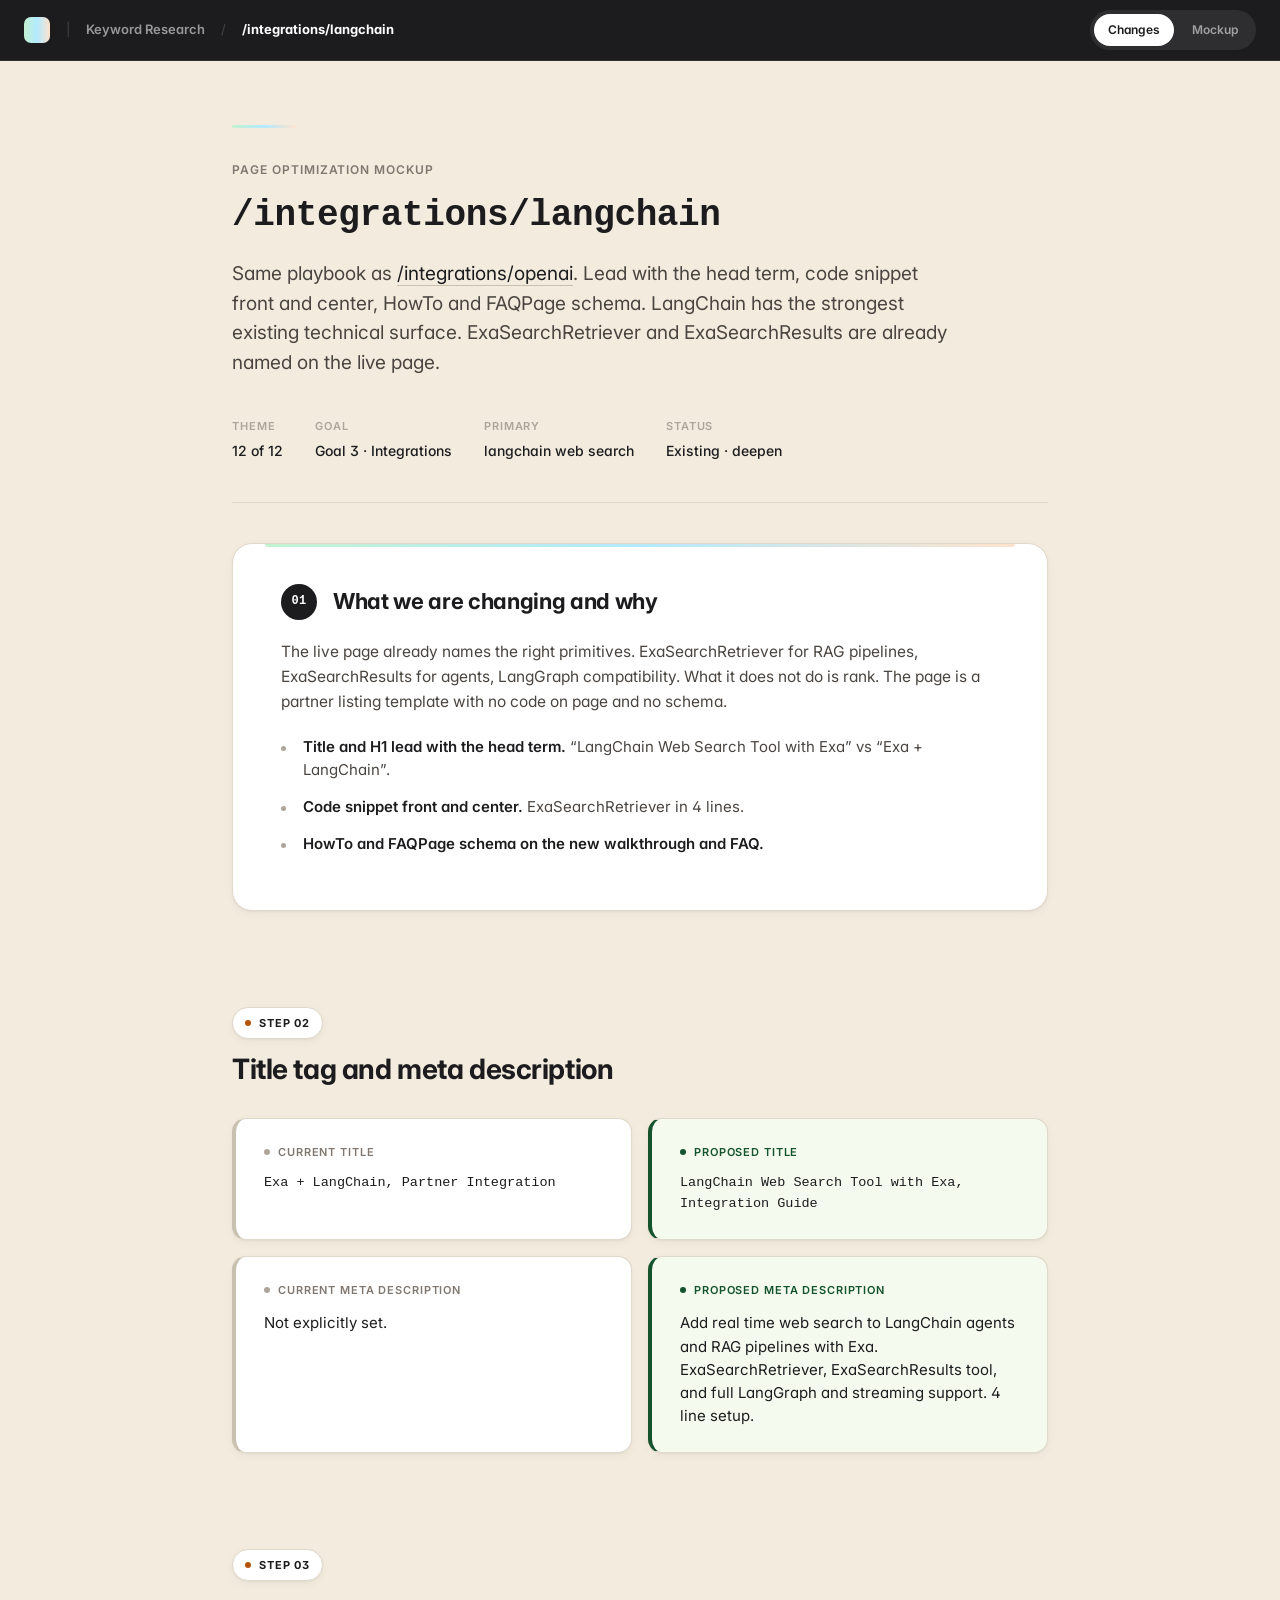
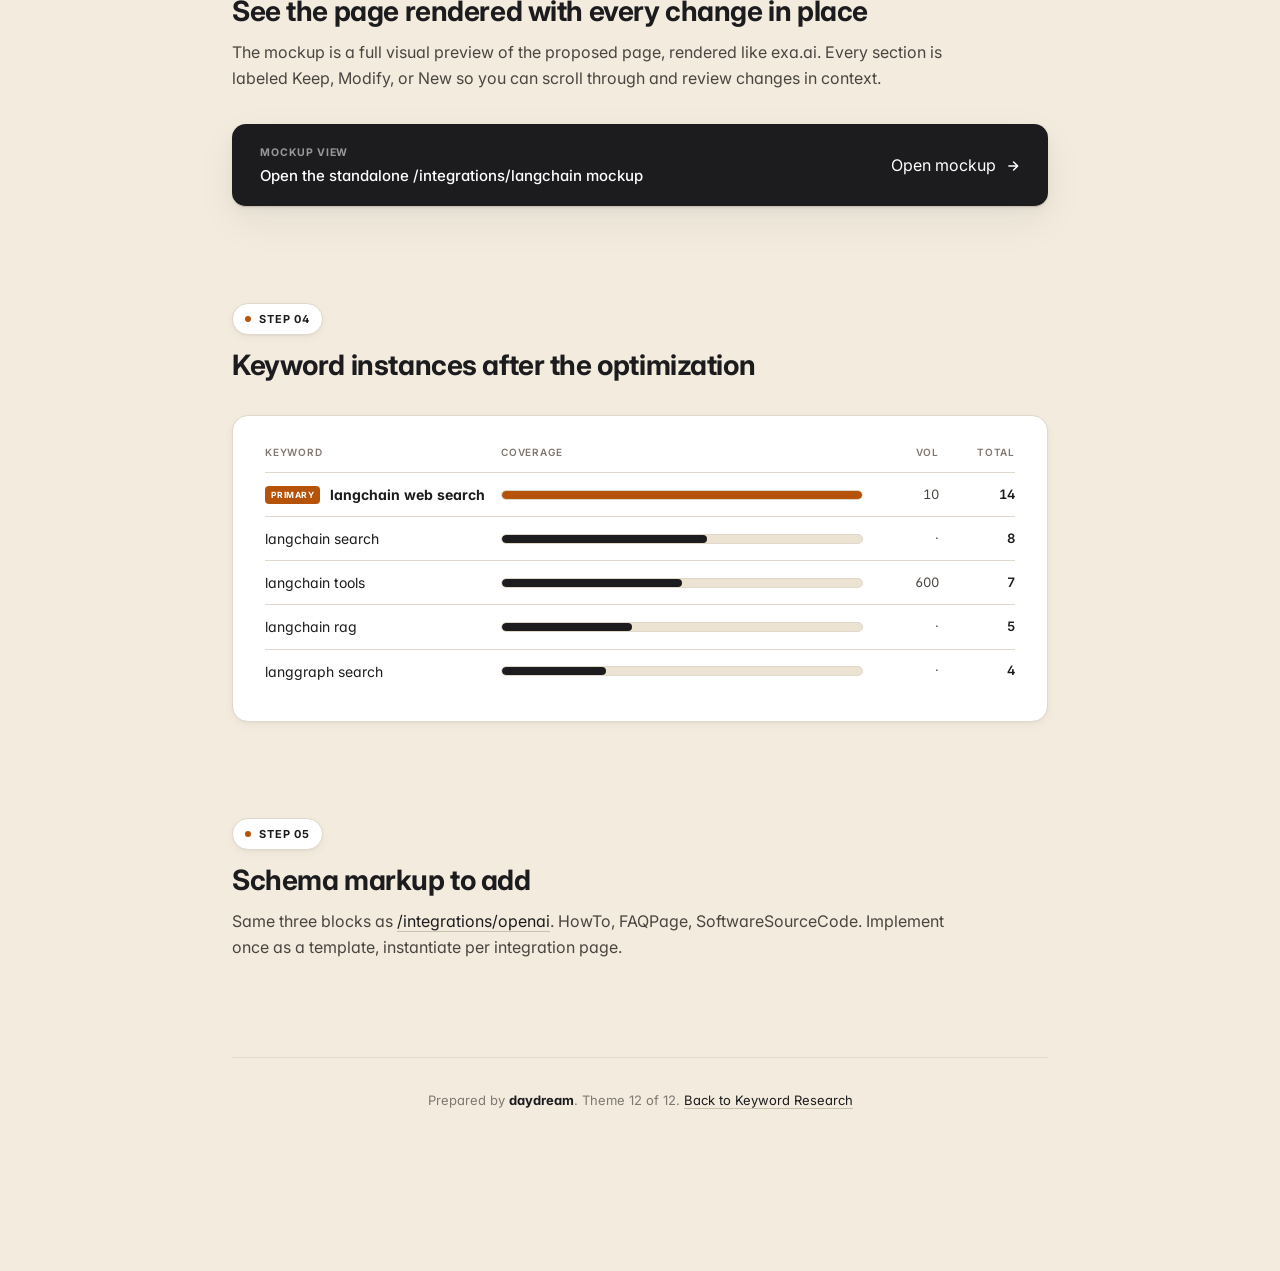
<file: optimization-integrations-langchain.html>
<!doctype html>
<html lang="en">
<head>
<meta charset="utf-8" />
<meta name="viewport" content="width=device-width,initial-scale=1" />
<title>Page Optimization · /integrations/langchain</title>
<link rel="preconnect" href="https://fonts.googleapis.com">
<link rel="preconnect" href="https://fonts.gstatic.com" crossorigin>
<link href="https://fonts.googleapis.com/css2?family=Inter:wght@400;500;600;700&display=swap" rel="stylesheet">
<link rel="stylesheet" href="/styles.css">
</head>
<body>
<div class="daydream-bar">
    <div class="dd-logo"></div>
    <span class="divider">|</span>
    <a href="/">Keyword Research</a>
    <span class="divider">/</span>
    <span class="current">/integrations/langchain</span>
    <div class="tabs">
      <a class="tab active">Changes</a>
      <a class="tab" href="/mockup-integrations-langchain.html">Mockup</a>
    </div>
  </div>

<div class="page">  <header class="hero">
    <div class="gradient-rule"></div>
    <div class="eyebrow">Page optimization mockup</div>
    <h1 class="url-headline">/integrations/langchain</h1>
    <p class="lede">
      Same playbook as <a href="/optimization-integrations-openai.html">/integrations/openai</a>. Lead with the head term, code snippet front and center, HowTo and FAQPage schema. LangChain has the strongest existing technical surface. ExaSearchRetriever and ExaSearchResults are already named on the live page.
    </p>
    <div class="meta">
      <div><span class="lbl">Theme</span><span class="val">12 of 12</span></div>
      <div><span class="lbl">Goal</span><span class="val">Goal 3 · Integrations</span></div>
      <div><span class="lbl">Primary</span><span class="val">langchain web search</span></div>
      <div><span class="lbl">Status</span><span class="val">Existing · deepen</span></div>
    </div>
  </header>

  <section class="section">
    <div class="panel">
      <div class="panel-header"><span class="num">01</span><h2>What we are changing and why</h2></div>
      <p class="panel-lead">
        The live page already names the right primitives. ExaSearchRetriever for RAG pipelines, ExaSearchResults for agents, LangGraph compatibility. What it does not do is rank. The page is a partner listing template with no code on page and no schema.
      </p>
      <ul>
        <li><b>Title and H1 lead with the head term.</b> &ldquo;LangChain Web Search Tool with Exa&rdquo; vs &ldquo;Exa + LangChain&rdquo;.</li>
        <li><b>Code snippet front and center.</b> ExaSearchRetriever in 4 lines.</li>
        <li><b>HowTo and FAQPage schema on the new walkthrough and FAQ.</b></li>
      </ul>
    </div>
  </section>

  <section class="section">
    <div class="section-header">
      <span class="section-eyebrow">Step 02</span>
      <h2>Title tag and meta description</h2>
    </div>
    <div class="compare">
      <div class="compare-col"><div class="lbl">Current title</div><div class="val mono">Exa + LangChain, Partner Integration</div></div>
      <div class="compare-col proposed"><div class="lbl">Proposed title</div><div class="val mono">LangChain Web Search Tool with Exa, Integration Guide</div></div>
    </div>
    <div class="compare">
      <div class="compare-col"><div class="lbl">Current meta description</div><div class="val">Not explicitly set.</div></div>
      <div class="compare-col proposed"><div class="lbl">Proposed meta description</div><div class="val">Add real time web search to LangChain agents and RAG pipelines with Exa. ExaSearchRetriever, ExaSearchResults tool, and full LangGraph and streaming support. 4 line setup.</div></div>
    </div>
  </section>

  <section class="section">
    <div class="section-header">
      <span class="section-eyebrow">Step 03</span>
      <h2>See the page rendered with every change in place</h2>
      <p class="section-sub">The mockup is a full visual preview of the proposed page, rendered like exa.ai. Every section is labeled Keep, Modify, or New so you can scroll through and review changes in context.</p>
    </div>

    <a href="/mockup-integrations-langchain.html" class="view-mockup-cta" style="text-decoration:none">
      <div class="body">
        <div class="lbl">Mockup view</div>
        <div class="text">Open the standalone /integrations/langchain mockup</div>
      </div>
      <span>
        Open mockup
        <svg width="14" height="14" viewBox="0 0 24 24" fill="none" stroke="currentColor" stroke-width="2.5" stroke-linecap="round" stroke-linejoin="round" style="vertical-align: middle; margin-left: 6px"><path d="M5 12h14M13 5l7 7-7 7"/></svg>
      </span>
    </a>
  </section>


  <section class="section">
    <div class="section-header">
      <span class="section-eyebrow">Step 04</span>
      <h2>Keyword instances after the optimization</h2>
    </div>
    <div class="kw-chart">
      <div class="kw-chart-row header"><div>Keyword</div><div>Coverage</div><div style="text-align:right">Vol</div><div style="text-align:right">Total</div></div>
      <div class="kw-chart-row primary"><div class="kw"><span class="pri-tag">Primary</span>langchain web search</div><div class="bar-track"><div class="bar-fill" style="width:100%"></div></div><div class="vol">10</div><div class="count">14</div></div>
      <div class="kw-chart-row"><div class="kw">langchain search</div><div class="bar-track"><div class="bar-fill" style="width:57%"></div></div><div class="vol">·</div><div class="count">8</div></div>
      <div class="kw-chart-row"><div class="kw">langchain tools</div><div class="bar-track"><div class="bar-fill" style="width:50%"></div></div><div class="vol">600</div><div class="count">7</div></div>
      <div class="kw-chart-row"><div class="kw">langchain rag</div><div class="bar-track"><div class="bar-fill" style="width:36%"></div></div><div class="vol">·</div><div class="count">5</div></div>
      <div class="kw-chart-row"><div class="kw">langgraph search</div><div class="bar-track"><div class="bar-fill" style="width:29%"></div></div><div class="vol">·</div><div class="count">4</div></div>
    </div>
  </section>

  <section class="section">
    <div class="section-header">
      <span class="section-eyebrow">Step 05</span>
      <h2>Schema markup to add</h2>
      <p class="section-sub">Same three blocks as <a href="/optimization-integrations-openai.html">/integrations/openai</a>. HowTo, FAQPage, SoftwareSourceCode. Implement once as a template, instantiate per integration page.</p>
    </div>
  </section>

  <footer class="foot">
    Prepared by <span class="wordmark">daydream</span>. Theme 12 of 12. <a href="/">Back to Keyword Research</a>
  </footer>

</div>

<script>
document.querySelectorAll(".accordion-head[data-toggle]").forEach((h) => {
  h.addEventListener("click", () => h.closest(".accordion").classList.toggle("open"));
});
</script>
</body>
</html>
</file>
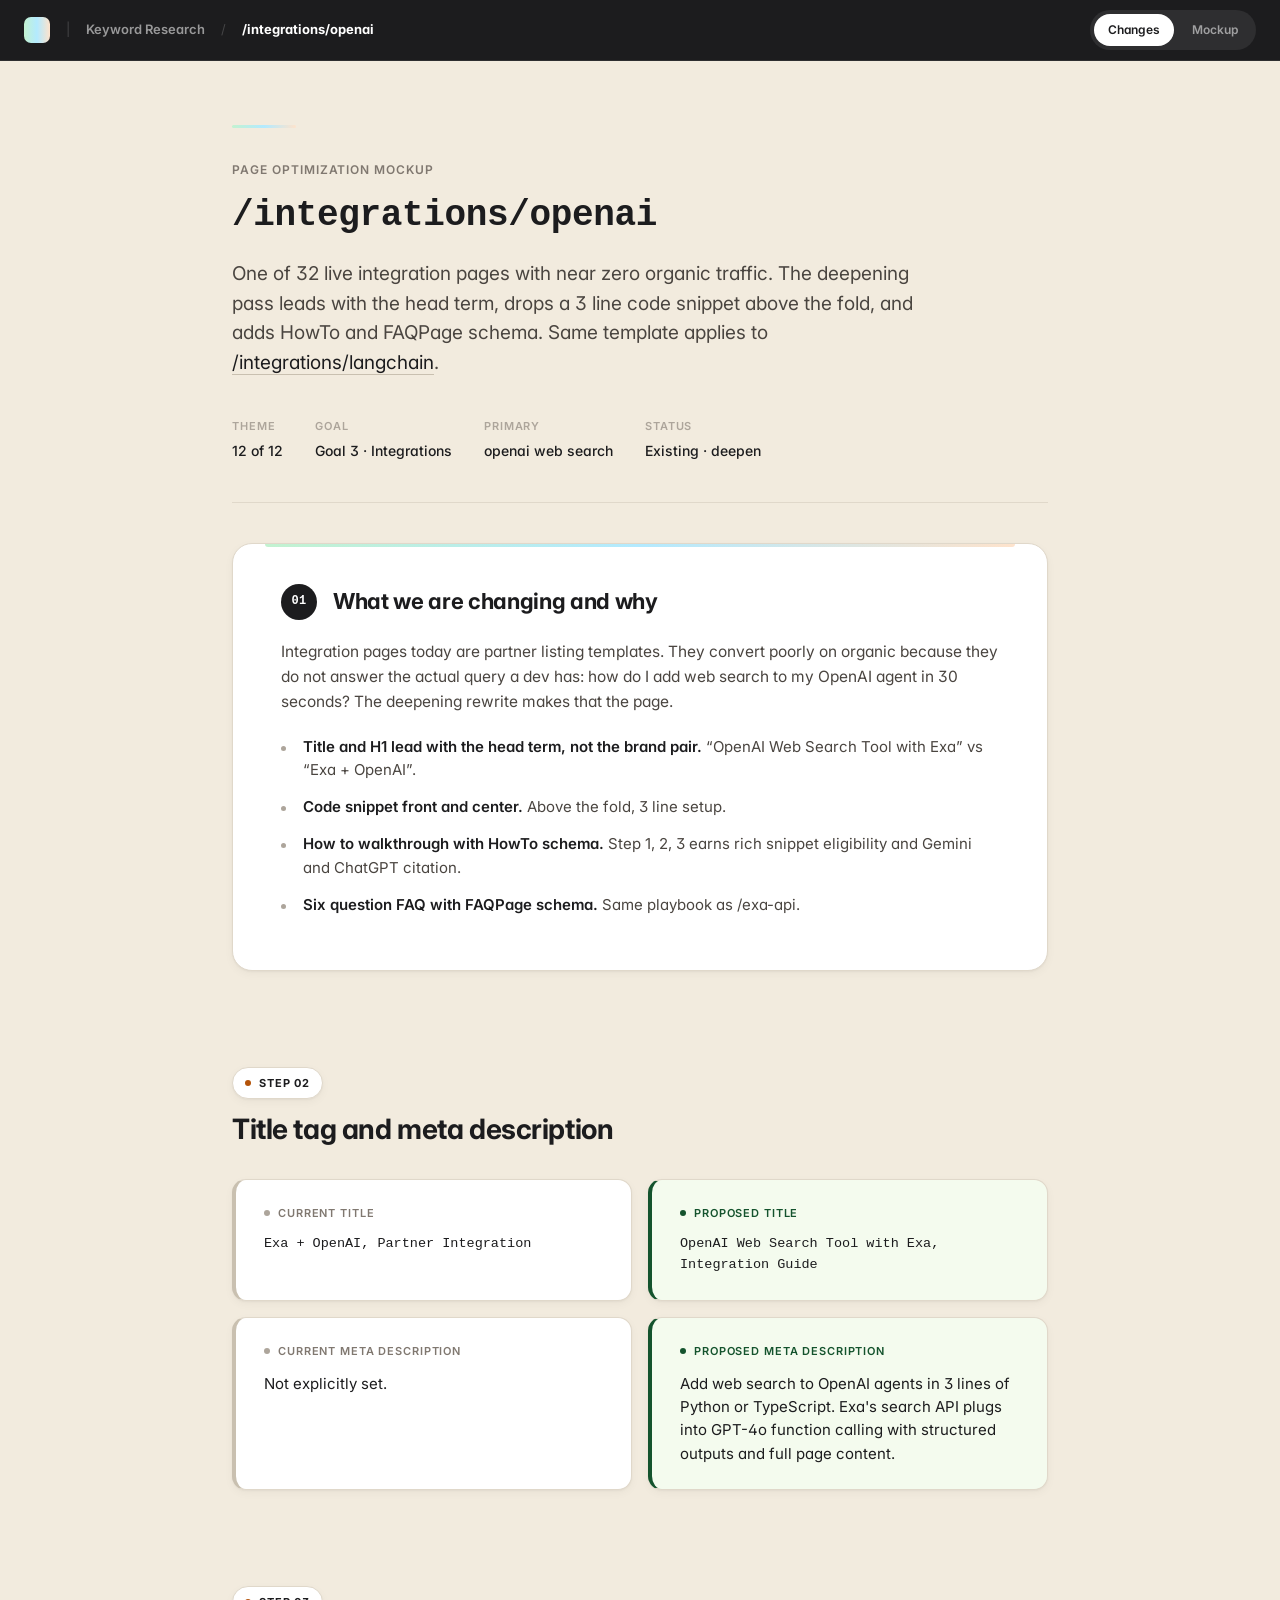
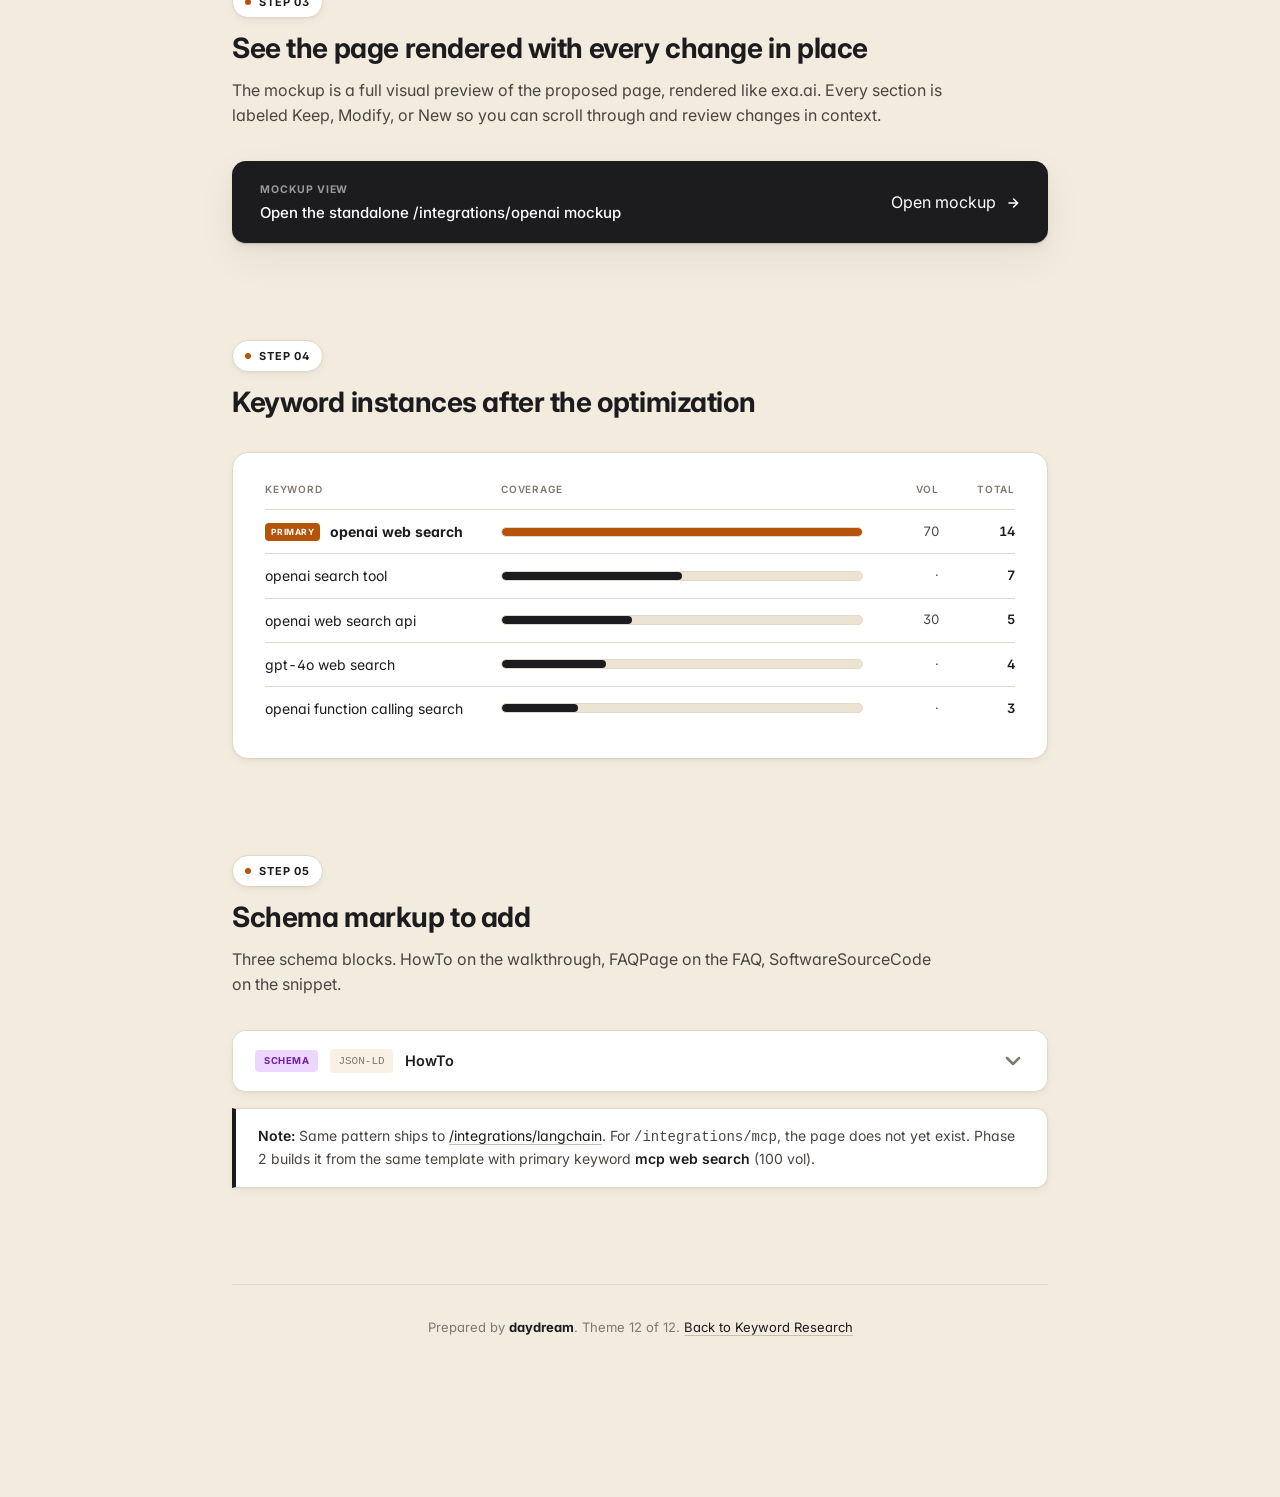
<file: optimization-integrations-openai.html>
<!doctype html>
<html lang="en">
<head>
<meta charset="utf-8" />
<meta name="viewport" content="width=device-width,initial-scale=1" />
<title>Page Optimization · /integrations/openai</title>
<link rel="preconnect" href="https://fonts.googleapis.com">
<link rel="preconnect" href="https://fonts.gstatic.com" crossorigin>
<link href="https://fonts.googleapis.com/css2?family=Inter:wght@400;500;600;700&display=swap" rel="stylesheet">
<link rel="stylesheet" href="/styles.css">
</head>
<body>
<div class="daydream-bar">
    <div class="dd-logo"></div>
    <span class="divider">|</span>
    <a href="/">Keyword Research</a>
    <span class="divider">/</span>
    <span class="current">/integrations/openai</span>
    <div class="tabs">
      <a class="tab active">Changes</a>
      <a class="tab" href="/mockup-integrations-openai.html">Mockup</a>
    </div>
  </div>

<div class="page">  <header class="hero">
    <div class="gradient-rule"></div>
    <div class="eyebrow">Page optimization mockup</div>
    <h1 class="url-headline">/integrations/openai</h1>
    <p class="lede">
      One of 32 live integration pages with near zero organic traffic. The deepening pass leads with the head term, drops a 3 line code snippet above the fold, and adds HowTo and FAQPage schema. Same template applies to <a href="/optimization-integrations-langchain.html">/integrations/langchain</a>.
    </p>
    <div class="meta">
      <div><span class="lbl">Theme</span><span class="val">12 of 12</span></div>
      <div><span class="lbl">Goal</span><span class="val">Goal 3 · Integrations</span></div>
      <div><span class="lbl">Primary</span><span class="val">openai web search</span></div>
      <div><span class="lbl">Status</span><span class="val">Existing · deepen</span></div>
    </div>
  </header>

  <section class="section">
    <div class="panel">
      <div class="panel-header"><span class="num">01</span><h2>What we are changing and why</h2></div>
      <p class="panel-lead">
        Integration pages today are partner listing templates. They convert poorly on organic because they do not answer the actual query a dev has: how do I add web search to my OpenAI agent in 30 seconds? The deepening rewrite makes that the page.
      </p>
      <ul>
        <li><b>Title and H1 lead with the head term, not the brand pair.</b> &ldquo;OpenAI Web Search Tool with Exa&rdquo; vs &ldquo;Exa + OpenAI&rdquo;.</li>
        <li><b>Code snippet front and center.</b> Above the fold, 3 line setup.</li>
        <li><b>How to walkthrough with HowTo schema.</b> Step 1, 2, 3 earns rich snippet eligibility and Gemini and ChatGPT citation.</li>
        <li><b>Six question FAQ with FAQPage schema.</b> Same playbook as /exa-api.</li>
      </ul>
    </div>
  </section>

  <section class="section">
    <div class="section-header">
      <span class="section-eyebrow">Step 02</span>
      <h2>Title tag and meta description</h2>
    </div>
    <div class="compare">
      <div class="compare-col"><div class="lbl">Current title</div><div class="val mono">Exa + OpenAI, Partner Integration</div></div>
      <div class="compare-col proposed"><div class="lbl">Proposed title</div><div class="val mono">OpenAI Web Search Tool with Exa, Integration Guide</div></div>
    </div>
    <div class="compare">
      <div class="compare-col"><div class="lbl">Current meta description</div><div class="val">Not explicitly set.</div></div>
      <div class="compare-col proposed"><div class="lbl">Proposed meta description</div><div class="val">Add web search to OpenAI agents in 3 lines of Python or TypeScript. Exa's search API plugs into GPT-4o function calling with structured outputs and full page content.</div></div>
    </div>
  </section>

  <section class="section">
    <div class="section-header">
      <span class="section-eyebrow">Step 03</span>
      <h2>See the page rendered with every change in place</h2>
      <p class="section-sub">The mockup is a full visual preview of the proposed page, rendered like exa.ai. Every section is labeled Keep, Modify, or New so you can scroll through and review changes in context.</p>
    </div>

    <a href="/mockup-integrations-openai.html" class="view-mockup-cta" style="text-decoration:none">
      <div class="body">
        <div class="lbl">Mockup view</div>
        <div class="text">Open the standalone /integrations/openai mockup</div>
      </div>
      <span>
        Open mockup
        <svg width="14" height="14" viewBox="0 0 24 24" fill="none" stroke="currentColor" stroke-width="2.5" stroke-linecap="round" stroke-linejoin="round" style="vertical-align: middle; margin-left: 6px"><path d="M5 12h14M13 5l7 7-7 7"/></svg>
      </span>
    </a>
  </section>


  <section class="section">
    <div class="section-header">
      <span class="section-eyebrow">Step 04</span>
      <h2>Keyword instances after the optimization</h2>
    </div>
    <div class="kw-chart">
      <div class="kw-chart-row header"><div>Keyword</div><div>Coverage</div><div style="text-align:right">Vol</div><div style="text-align:right">Total</div></div>
      <div class="kw-chart-row primary"><div class="kw"><span class="pri-tag">Primary</span>openai web search</div><div class="bar-track"><div class="bar-fill" style="width:100%"></div></div><div class="vol">70</div><div class="count">14</div></div>
      <div class="kw-chart-row"><div class="kw">openai search tool</div><div class="bar-track"><div class="bar-fill" style="width:50%"></div></div><div class="vol">·</div><div class="count">7</div></div>
      <div class="kw-chart-row"><div class="kw">openai web search api</div><div class="bar-track"><div class="bar-fill" style="width:36%"></div></div><div class="vol">30</div><div class="count">5</div></div>
      <div class="kw-chart-row"><div class="kw">gpt-4o web search</div><div class="bar-track"><div class="bar-fill" style="width:29%"></div></div><div class="vol">·</div><div class="count">4</div></div>
      <div class="kw-chart-row"><div class="kw">openai function calling search</div><div class="bar-track"><div class="bar-fill" style="width:21%"></div></div><div class="vol">·</div><div class="count">3</div></div>
    </div>
  </section>

  <section class="section">
    <div class="section-header">
      <span class="section-eyebrow">Step 05</span>
      <h2>Schema markup to add</h2>
      <p class="section-sub">Three schema blocks. HowTo on the walkthrough, FAQPage on the FAQ, SoftwareSourceCode on the snippet.</p>
    </div>

    <div class="accordion">
      <div class="accordion-head" data-toggle>
        <span class="badge status-schema">Schema</span>
        <span class="a-tag">JSON-LD</span>
        <span class="a-title">HowTo</span>
        <svg class="a-chevron" viewBox="0 0 24 24" fill="none" stroke="currentColor" stroke-width="2.5" stroke-linecap="round" stroke-linejoin="round"><polyline points="6 9 12 15 18 9"/></svg>
      </div>
      <div class="accordion-body">
<pre>{
  "@context": "https://schema.org",
  "@type": "HowTo",
  "name": "How to add web search to OpenAI agents with Exa",
  "totalTime": "PT5M",
  "step": [
    { "@type": "HowToStep", "position": 1, "name": "Install the SDKs",
      "text": "Run `pip install openai exa_py`." },
    { "@type": "HowToStep", "position": 2, "name": "Register the Exa tool",
      "text": "Call exa.openai_tool() to get the OpenAI function spec." },
    { "@type": "HowToStep", "position": 3, "name": "Call GPT-4o with the tool",
      "text": "Pass `tools=[exa.openai_tool()]` to chat.completions.create." }
  ]
}</pre>
      </div>
    </div>

    <div class="rationale">
      <b>Note:</b> Same pattern ships to <a href="/optimization-integrations-langchain.html">/integrations/langchain</a>. For <code>/integrations/mcp</code>, the page does not yet exist. Phase 2 builds it from the same template with primary keyword <b>mcp web search</b> (100 vol).
    </div>

  </section>

  <footer class="foot">
    Prepared by <span class="wordmark">daydream</span>. Theme 12 of 12. <a href="/">Back to Keyword Research</a>
  </footer>

</div>

<script>
document.querySelectorAll(".accordion-head[data-toggle]").forEach((h) => {
  h.addEventListener("click", () => h.closest(".accordion").classList.toggle("open"));
});
</script>
</body>
</html>
</file>
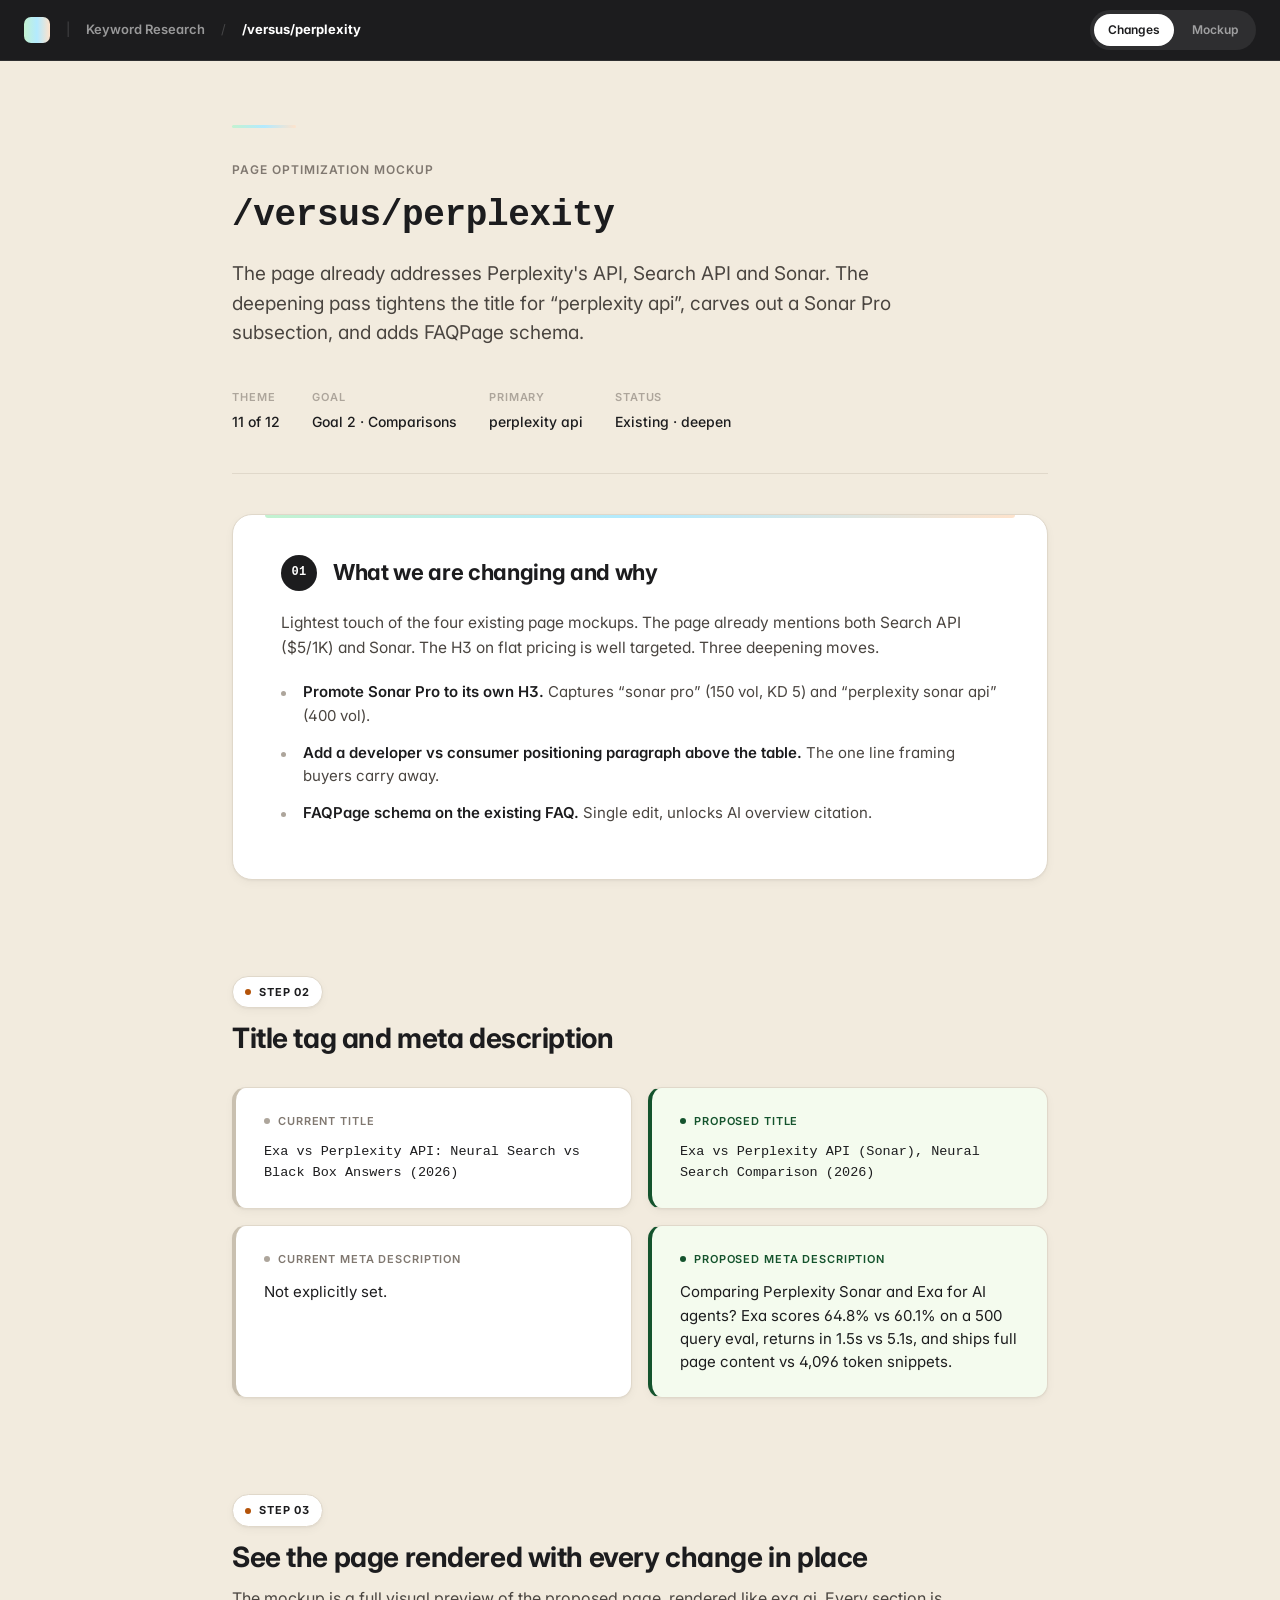
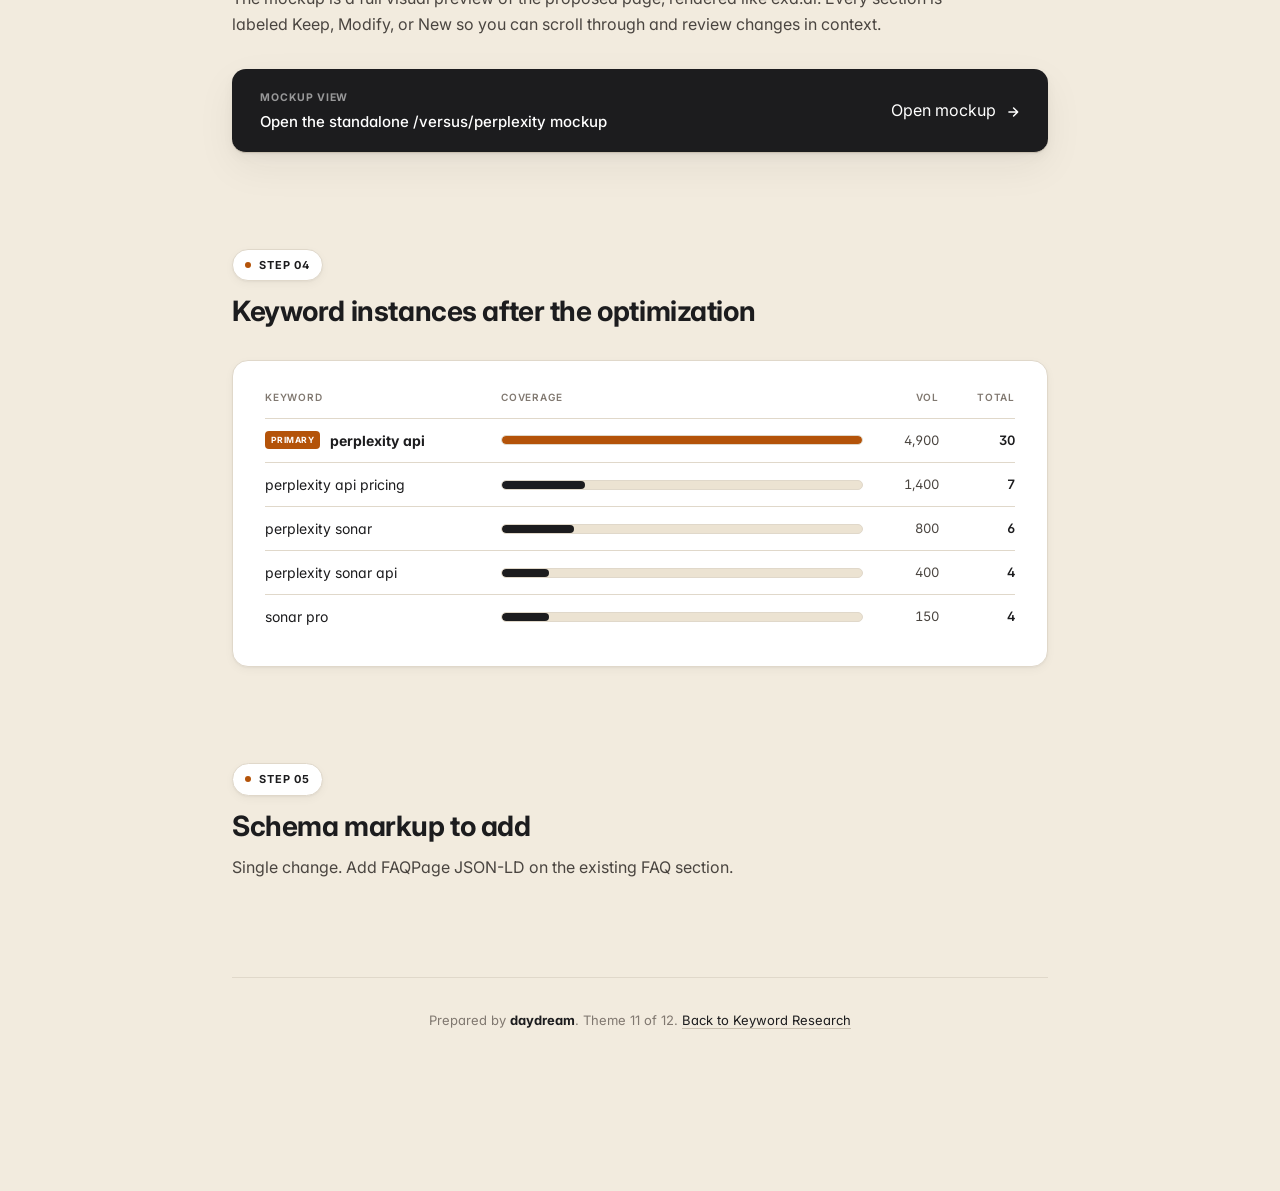
<file: optimization-versus-perplexity.html>
<!doctype html>
<html lang="en">
<head>
<meta charset="utf-8" />
<meta name="viewport" content="width=device-width,initial-scale=1" />
<title>Page Optimization · /versus/perplexity</title>
<link rel="preconnect" href="https://fonts.googleapis.com">
<link rel="preconnect" href="https://fonts.gstatic.com" crossorigin>
<link href="https://fonts.googleapis.com/css2?family=Inter:wght@400;500;600;700&display=swap" rel="stylesheet">
<link rel="stylesheet" href="/styles.css">
</head>
<body>
<div class="daydream-bar">
    <div class="dd-logo"></div>
    <span class="divider">|</span>
    <a href="/">Keyword Research</a>
    <span class="divider">/</span>
    <span class="current">/versus/perplexity</span>
    <div class="tabs">
      <a class="tab active">Changes</a>
      <a class="tab" href="/mockup-versus-perplexity.html">Mockup</a>
    </div>
  </div>

<div class="page">  <header class="hero">
    <div class="gradient-rule"></div>
    <div class="eyebrow">Page optimization mockup</div>
    <h1 class="url-headline">/versus/perplexity</h1>
    <p class="lede">
      The page already addresses Perplexity's API, Search API and Sonar. The deepening pass tightens the title for &ldquo;perplexity api&rdquo;, carves out a Sonar Pro subsection, and adds FAQPage schema.
    </p>
    <div class="meta">
      <div><span class="lbl">Theme</span><span class="val">11 of 12</span></div>
      <div><span class="lbl">Goal</span><span class="val">Goal 2 · Comparisons</span></div>
      <div><span class="lbl">Primary</span><span class="val">perplexity api</span></div>
      <div><span class="lbl">Status</span><span class="val">Existing · deepen</span></div>
    </div>
  </header>

  <section class="section">
    <div class="panel">
      <div class="panel-header"><span class="num">01</span><h2>What we are changing and why</h2></div>
      <p class="panel-lead">
        Lightest touch of the four existing page mockups. The page already mentions both Search API ($5/1K) and Sonar. The H3 on flat pricing is well targeted. Three deepening moves.
      </p>
      <ul>
        <li><b>Promote Sonar Pro to its own H3.</b> Captures &ldquo;sonar pro&rdquo; (150 vol, KD 5) and &ldquo;perplexity sonar api&rdquo; (400 vol).</li>
        <li><b>Add a developer vs consumer positioning paragraph above the table.</b> The one line framing buyers carry away.</li>
        <li><b>FAQPage schema on the existing FAQ.</b> Single edit, unlocks AI overview citation.</li>
      </ul>
    </div>
  </section>

  <section class="section">
    <div class="section-header">
      <span class="section-eyebrow">Step 02</span>
      <h2>Title tag and meta description</h2>
    </div>
    <div class="compare">
      <div class="compare-col"><div class="lbl">Current title</div><div class="val mono">Exa vs Perplexity API: Neural Search vs Black Box Answers (2026)</div></div>
      <div class="compare-col proposed"><div class="lbl">Proposed title</div><div class="val mono">Exa vs Perplexity API (Sonar), Neural Search Comparison (2026)</div></div>
    </div>
    <div class="compare">
      <div class="compare-col"><div class="lbl">Current meta description</div><div class="val">Not explicitly set.</div></div>
      <div class="compare-col proposed"><div class="lbl">Proposed meta description</div><div class="val">Comparing Perplexity Sonar and Exa for AI agents? Exa scores 64.8% vs 60.1% on a 500 query eval, returns in 1.5s vs 5.1s, and ships full page content vs 4,096 token snippets.</div></div>
    </div>
  </section>

  <section class="section">
    <div class="section-header">
      <span class="section-eyebrow">Step 03</span>
      <h2>See the page rendered with every change in place</h2>
      <p class="section-sub">The mockup is a full visual preview of the proposed page, rendered like exa.ai. Every section is labeled Keep, Modify, or New so you can scroll through and review changes in context.</p>
    </div>

    <a href="/mockup-versus-perplexity.html" class="view-mockup-cta" style="text-decoration:none">
      <div class="body">
        <div class="lbl">Mockup view</div>
        <div class="text">Open the standalone /versus/perplexity mockup</div>
      </div>
      <span>
        Open mockup
        <svg width="14" height="14" viewBox="0 0 24 24" fill="none" stroke="currentColor" stroke-width="2.5" stroke-linecap="round" stroke-linejoin="round" style="vertical-align: middle; margin-left: 6px"><path d="M5 12h14M13 5l7 7-7 7"/></svg>
      </span>
    </a>
  </section>


  <section class="section">
    <div class="section-header">
      <span class="section-eyebrow">Step 04</span>
      <h2>Keyword instances after the optimization</h2>
    </div>
    <div class="kw-chart">
      <div class="kw-chart-row header"><div>Keyword</div><div>Coverage</div><div style="text-align:right">Vol</div><div style="text-align:right">Total</div></div>
      <div class="kw-chart-row primary"><div class="kw"><span class="pri-tag">Primary</span>perplexity api</div><div class="bar-track"><div class="bar-fill" style="width:100%"></div></div><div class="vol">4,900</div><div class="count">30</div></div>
      <div class="kw-chart-row"><div class="kw">perplexity api pricing</div><div class="bar-track"><div class="bar-fill" style="width:23%"></div></div><div class="vol">1,400</div><div class="count">7</div></div>
      <div class="kw-chart-row"><div class="kw">perplexity sonar</div><div class="bar-track"><div class="bar-fill" style="width:20%"></div></div><div class="vol">800</div><div class="count">6</div></div>
      <div class="kw-chart-row"><div class="kw">perplexity sonar api</div><div class="bar-track"><div class="bar-fill" style="width:13%"></div></div><div class="vol">400</div><div class="count">4</div></div>
      <div class="kw-chart-row"><div class="kw">sonar pro</div><div class="bar-track"><div class="bar-fill" style="width:13%"></div></div><div class="vol">150</div><div class="count">4</div></div>
    </div>
  </section>

  <section class="section">
    <div class="section-header">
      <span class="section-eyebrow">Step 05</span>
      <h2>Schema markup to add</h2>
      <p class="section-sub">Single change. Add FAQPage JSON-LD on the existing FAQ section.</p>
    </div>
  </section>

  <footer class="foot">
    Prepared by <span class="wordmark">daydream</span>. Theme 11 of 12. <a href="/">Back to Keyword Research</a>
  </footer>

</div>

<script>
document.querySelectorAll(".accordion-head[data-toggle]").forEach((h) => {
  h.addEventListener("click", () => h.closest(".accordion").classList.toggle("open"));
});
</script>
</body>
</html>
</file>
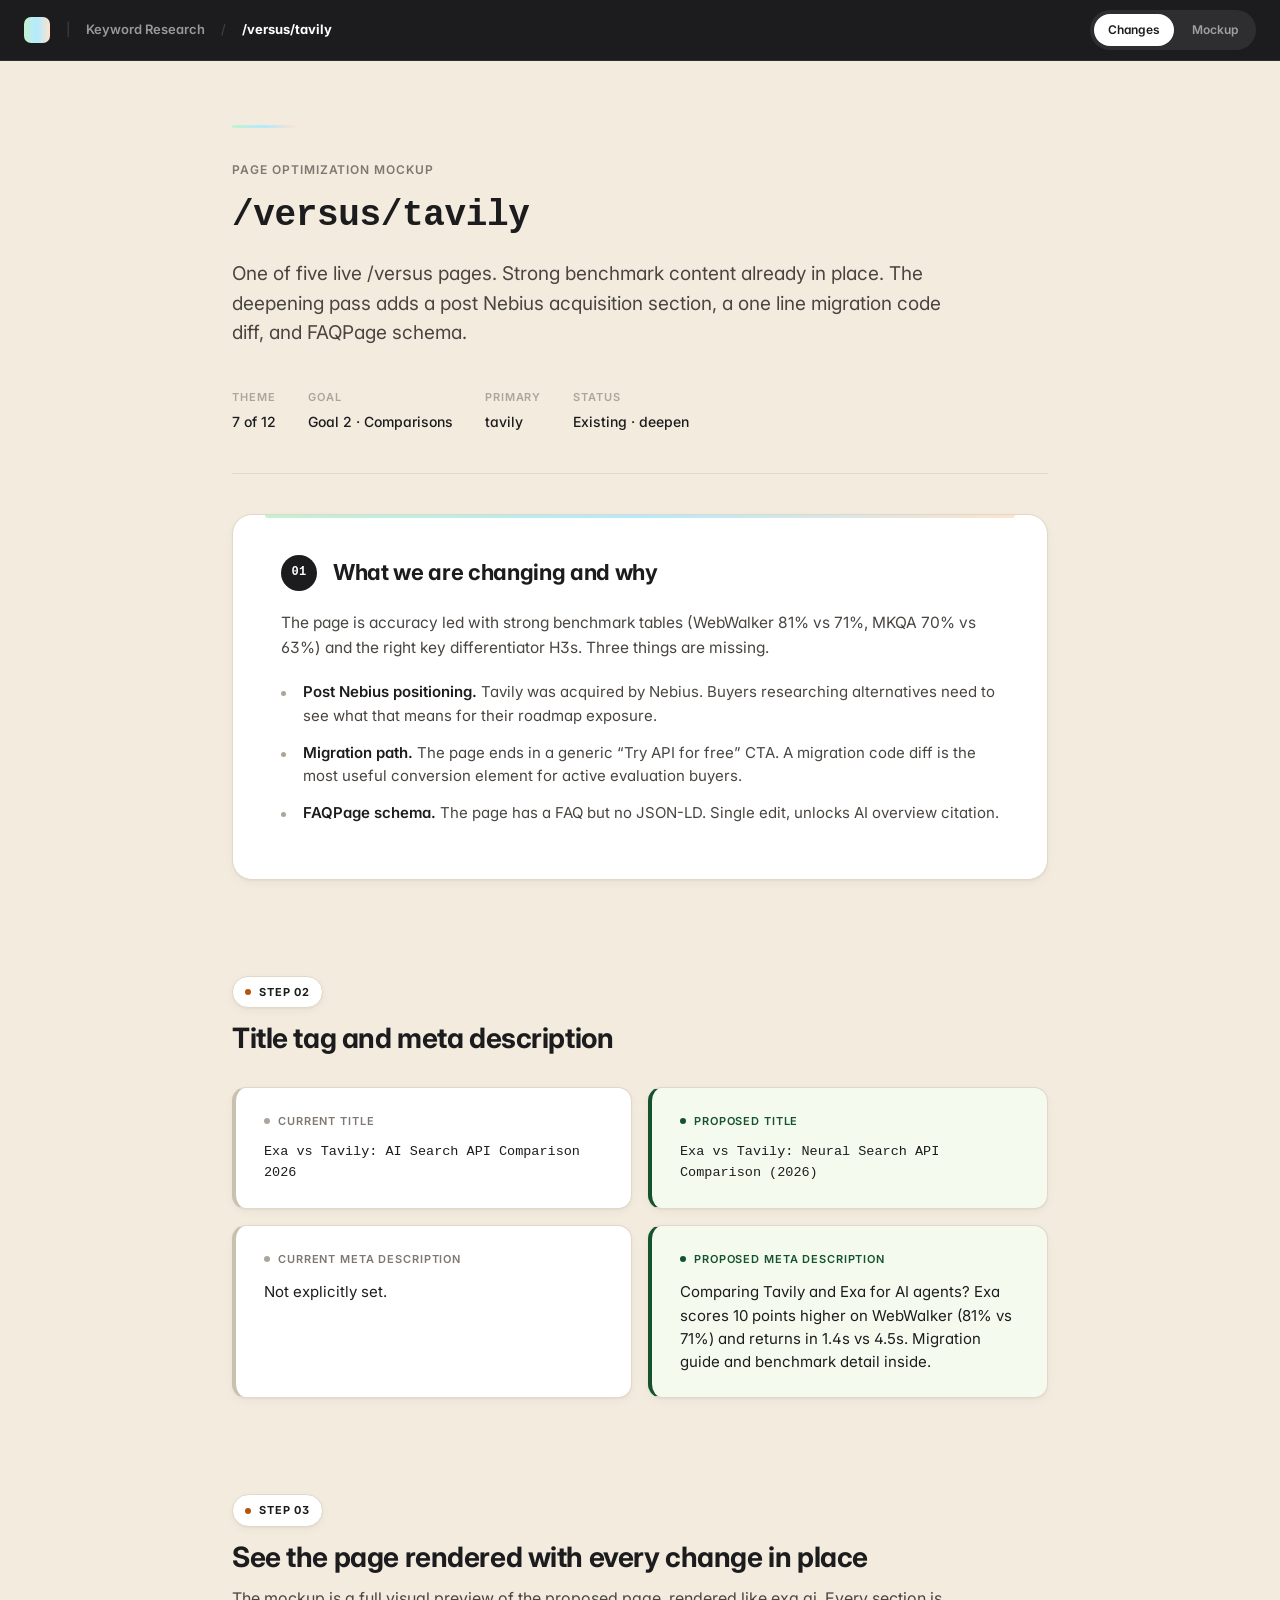
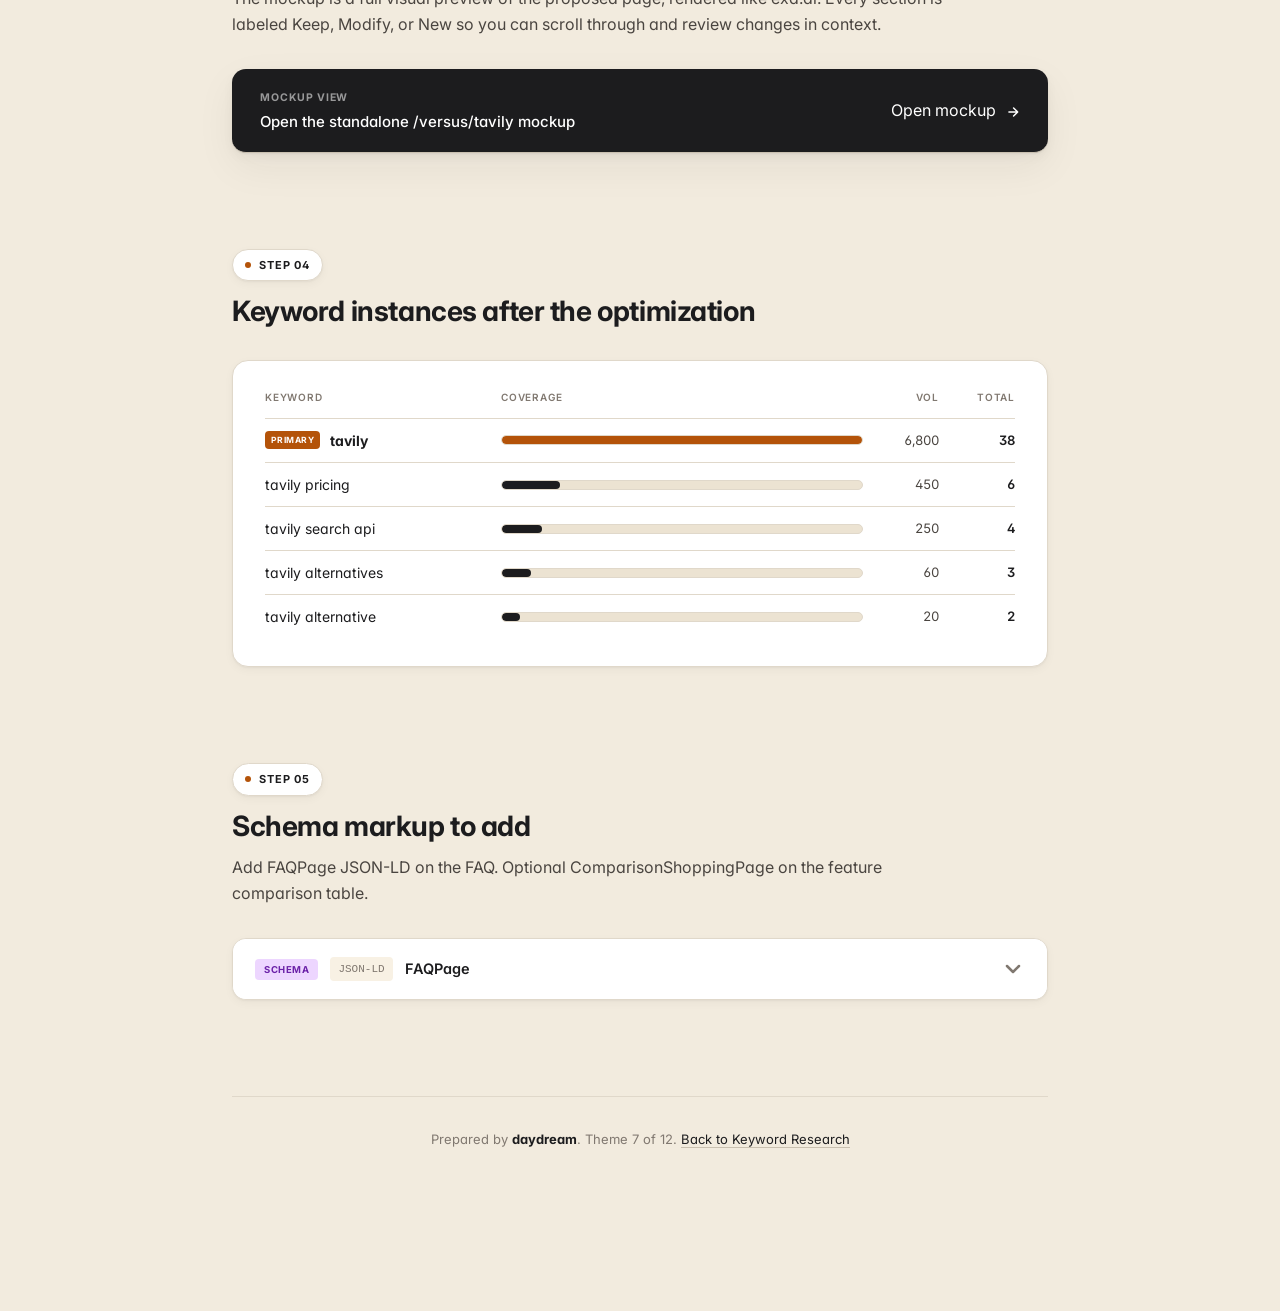
<file: optimization-versus-tavily.html>
<!doctype html>
<html lang="en">
<head>
<meta charset="utf-8" />
<meta name="viewport" content="width=device-width,initial-scale=1" />
<title>Page Optimization · /versus/tavily</title>
<link rel="preconnect" href="https://fonts.googleapis.com">
<link rel="preconnect" href="https://fonts.gstatic.com" crossorigin>
<link href="https://fonts.googleapis.com/css2?family=Inter:wght@400;500;600;700&display=swap" rel="stylesheet">
<link rel="stylesheet" href="/styles.css">
</head>
<body>
<div class="daydream-bar">
    <div class="dd-logo"></div>
    <span class="divider">|</span>
    <a href="/">Keyword Research</a>
    <span class="divider">/</span>
    <span class="current">/versus/tavily</span>
    <div class="tabs">
      <a class="tab active">Changes</a>
      <a class="tab" href="/mockup-versus-tavily.html">Mockup</a>
    </div>
  </div>

<div class="page">  <header class="hero">
    <div class="gradient-rule"></div>
    <div class="eyebrow">Page optimization mockup</div>
    <h1 class="url-headline">/versus/tavily</h1>
    <p class="lede">
      One of five live /versus pages. Strong benchmark content already in place. The deepening pass adds a post Nebius acquisition section, a one line migration code diff, and FAQPage schema.
    </p>
    <div class="meta">
      <div><span class="lbl">Theme</span><span class="val">7 of 12</span></div>
      <div><span class="lbl">Goal</span><span class="val">Goal 2 · Comparisons</span></div>
      <div><span class="lbl">Primary</span><span class="val">tavily</span></div>
      <div><span class="lbl">Status</span><span class="val">Existing · deepen</span></div>
    </div>
  </header>

  <section class="section">
    <div class="panel">
      <div class="panel-header"><span class="num">01</span><h2>What we are changing and why</h2></div>
      <p class="panel-lead">
        The page is accuracy led with strong benchmark tables (WebWalker 81% vs 71%, MKQA 70% vs 63%) and the right key differentiator H3s. Three things are missing.
      </p>
      <ul>
        <li><b>Post Nebius positioning.</b> Tavily was acquired by Nebius. Buyers researching alternatives need to see what that means for their roadmap exposure.</li>
        <li><b>Migration path.</b> The page ends in a generic &ldquo;Try API for free&rdquo; CTA. A migration code diff is the most useful conversion element for active evaluation buyers.</li>
        <li><b>FAQPage schema.</b> The page has a FAQ but no JSON-LD. Single edit, unlocks AI overview citation.</li>
      </ul>
    </div>
  </section>

  <section class="section">
    <div class="section-header">
      <span class="section-eyebrow">Step 02</span>
      <h2>Title tag and meta description</h2>
    </div>
    <div class="compare">
      <div class="compare-col"><div class="lbl">Current title</div><div class="val mono">Exa vs Tavily: AI Search API Comparison 2026</div></div>
      <div class="compare-col proposed"><div class="lbl">Proposed title</div><div class="val mono">Exa vs Tavily: Neural Search API Comparison (2026)</div></div>
    </div>
    <div class="compare">
      <div class="compare-col"><div class="lbl">Current meta description</div><div class="val">Not explicitly set.</div></div>
      <div class="compare-col proposed"><div class="lbl">Proposed meta description</div><div class="val">Comparing Tavily and Exa for AI agents? Exa scores 10 points higher on WebWalker (81% vs 71%) and returns in 1.4s vs 4.5s. Migration guide and benchmark detail inside.</div></div>
    </div>
  </section>

  <section class="section">
    <div class="section-header">
      <span class="section-eyebrow">Step 03</span>
      <h2>See the page rendered with every change in place</h2>
      <p class="section-sub">The mockup is a full visual preview of the proposed page, rendered like exa.ai. Every section is labeled Keep, Modify, or New so you can scroll through and review changes in context.</p>
    </div>

    <a href="/mockup-versus-tavily.html" class="view-mockup-cta" style="text-decoration:none">
      <div class="body">
        <div class="lbl">Mockup view</div>
        <div class="text">Open the standalone /versus/tavily mockup</div>
      </div>
      <span>
        Open mockup
        <svg width="14" height="14" viewBox="0 0 24 24" fill="none" stroke="currentColor" stroke-width="2.5" stroke-linecap="round" stroke-linejoin="round" style="vertical-align: middle; margin-left: 6px"><path d="M5 12h14M13 5l7 7-7 7"/></svg>
      </span>
    </a>
  </section>


  <section class="section">
    <div class="section-header">
      <span class="section-eyebrow">Step 04</span>
      <h2>Keyword instances after the optimization</h2>
    </div>
    <div class="kw-chart">
      <div class="kw-chart-row header"><div>Keyword</div><div>Coverage</div><div style="text-align:right">Vol</div><div style="text-align:right">Total</div></div>
      <div class="kw-chart-row primary"><div class="kw"><span class="pri-tag">Primary</span>tavily</div><div class="bar-track"><div class="bar-fill" style="width:100%"></div></div><div class="vol">6,800</div><div class="count">38</div></div>
      <div class="kw-chart-row"><div class="kw">tavily pricing</div><div class="bar-track"><div class="bar-fill" style="width:16%"></div></div><div class="vol">450</div><div class="count">6</div></div>
      <div class="kw-chart-row"><div class="kw">tavily search api</div><div class="bar-track"><div class="bar-fill" style="width:11%"></div></div><div class="vol">250</div><div class="count">4</div></div>
      <div class="kw-chart-row"><div class="kw">tavily alternatives</div><div class="bar-track"><div class="bar-fill" style="width:8%"></div></div><div class="vol">60</div><div class="count">3</div></div>
      <div class="kw-chart-row"><div class="kw">tavily alternative</div><div class="bar-track"><div class="bar-fill" style="width:5%"></div></div><div class="vol">20</div><div class="count">2</div></div>
    </div>
  </section>

  <section class="section">
    <div class="section-header">
      <span class="section-eyebrow">Step 05</span>
      <h2>Schema markup to add</h2>
      <p class="section-sub">Add FAQPage JSON-LD on the FAQ. Optional ComparisonShoppingPage on the feature comparison table.</p>
    </div>

    <div class="accordion">
      <div class="accordion-head" data-toggle>
        <span class="badge status-schema">Schema</span>
        <span class="a-tag">JSON-LD</span>
        <span class="a-title">FAQPage</span>
        <svg class="a-chevron" viewBox="0 0 24 24" fill="none" stroke="currentColor" stroke-width="2.5" stroke-linecap="round" stroke-linejoin="round"><polyline points="6 9 12 15 18 9"/></svg>
      </div>
      <div class="accordion-body">
<pre>{
  "@context": "https://schema.org",
  "@type": "FAQPage",
  "mainEntity": [
    {
      "@type": "Question",
      "name": "What changed for Tavily customers after the Nebius acquisition?",
      "acceptedAnswer": {
        "@type": "Answer",
        "text": "Tavily's product roadmap now routes through Nebius's GPU and infrastructure strategy. Independent feature velocity is no longer guaranteed."
      }
    }
    /* 5 more questions */
  ]
}</pre>
      </div>
    </div>
  </section>

  <footer class="foot">
    Prepared by <span class="wordmark">daydream</span>. Theme 7 of 12. <a href="/">Back to Keyword Research</a>
  </footer>

</div>

<script>
document.querySelectorAll(".accordion-head[data-toggle]").forEach((h) => {
  h.addEventListener("click", () => h.closest(".accordion").classList.toggle("open"));
});
</script>
</body>
</html>
</file>
<file: styles.css>
/* ─────────────────────────────────────────────────────────
   Exa × daydream Keyword Research
   Calm design system: generous whitespace, real interactivity,
   no em dashes anywhere in the copy.
   ───────────────────────────────────────────────────────── */

:root {
  --bg: #F2EBDE;
  --surface: #FFFFFF;
  --surface-2: #F8F1E4;
  --surface-3: #ECE3D2;

  --ink: #1C1C1E;
  --ink-secondary: #4A4540;
  --ink-tertiary: #807870;
  --ink-quiet: #ADA59B;

  --hairline: #E0D8CA;
  --hairline-strong: #C9C0B0;

  --accent-green: #C3F2D0;
  --accent-green-ink: #14532D;
  --accent-blue: #B3EAFF;
  --accent-blue-ink: #075985;
  --accent-amber: #FEE3CC;
  --accent-amber-ink: #B45309;
  --accent-purple: #EDD6FF;
  --accent-purple-ink: #6B21A8;
  --accent-red: #FFD6E5;
  --accent-red-ink: #9F1239;

  --gradient: linear-gradient(90deg, #C3F2D0 0%, #B3EAFF 50%, #FEE3CC 100%);

  --font-sans: 'Inter', -apple-system, BlinkMacSystemFont, system-ui, sans-serif;
  --font-mono: ui-monospace, 'SF Mono', SFMono-Regular, Menlo, Consolas, monospace;

  --shadow-soft: 0 1px 2px rgba(28,28,30,0.05), 0 4px 12px rgba(28,28,30,0.04), 0 14px 40px rgba(28,28,30,0.06);
  --shadow-hover: 0 2px 4px rgba(28,28,30,0.08), 0 18px 48px rgba(28,28,30,0.10);
  --shadow-card: 0 1px 2px rgba(28,28,30,0.04), 0 3px 10px rgba(28,28,30,0.04);
}

* { box-sizing: border-box; }
*::selection { background: var(--accent-amber); color: var(--ink); }

html, body { background: var(--bg); margin: 0; padding: 0; }

body {
  font-family: var(--font-sans);
  color: var(--ink);
  font-size: 16px;
  line-height: 1.65;
  -webkit-font-smoothing: antialiased;
  -moz-osx-font-smoothing: grayscale;
  font-feature-settings: 'ss01', 'cv11';
}

a {
  color: var(--ink);
  text-decoration: none;
  border-bottom: 1px solid var(--hairline-strong);
  transition: border-color 0.15s ease, color 0.15s ease;
}
a:hover { border-bottom-color: var(--ink); }

/* ── Page containers ─────────────────────────────────── */
.page { max-width: 880px; margin: 0 auto; padding: 64px 32px 160px; }
.page-wide { max-width: 1120px; margin: 0 auto; padding: 64px 32px 160px; }
@media (max-width: 720px) {
  .page, .page-wide { padding: 40px 20px 96px; }
}

/* ── Topbar ──────────────────────────────────────────── */
.topbar {
  display: flex; align-items: center; justify-content: space-between;
  margin-bottom: 64px; font-size: 13px; color: var(--ink-tertiary);
}
.topbar a { color: var(--ink-tertiary); border: none; font-weight: 500; }
.topbar a:hover { color: var(--ink); }
.topbar .wordmark { font-weight: 700; color: var(--ink); border: none; }

/* ── Hero ────────────────────────────────────────────── */
.hero {
  padding-bottom: 40px; margin-bottom: 40px;
  border-bottom: 1px solid var(--hairline);
}
.hero.compact { padding-bottom: 32px; margin-bottom: 32px; }
.hero.compact h1 { font-size: 40px; margin-bottom: 16px; }
.hero.compact .lede { font-size: 17px; }
.hero.compact .meta { margin-top: 28px; gap: 28px; }
.hero .gradient-rule {
  width: 64px; height: 3px; background: var(--gradient);
  border-radius: 2px; margin-bottom: 32px;
}
.hero .eyebrow {
  font-size: 12px; font-weight: 600; letter-spacing: 0.08em;
  text-transform: uppercase; color: var(--ink-tertiary); margin-bottom: 16px;
}
.hero h1 {
  font-size: 48px; font-weight: 700; line-height: 1.1;
  letter-spacing: -0.025em; color: var(--ink); margin: 0 0 24px;
}
.hero h1.url-headline { font-family: var(--font-mono); font-size: 36px; letter-spacing: -0.01em; }
.hero .lede {
  font-size: 19px; line-height: 1.55; color: var(--ink-secondary);
  max-width: 720px; margin: 0; font-weight: 400;
}
.hero .meta {
  display: flex; flex-wrap: wrap; gap: 32px; margin-top: 40px;
  font-size: 13px; color: var(--ink-tertiary);
}
.hero .meta > div { display: flex; flex-direction: column; gap: 4px; }
.hero .meta .lbl {
  font-size: 11px; font-weight: 600; letter-spacing: 0.08em;
  text-transform: uppercase; color: var(--ink-quiet);
}
.hero .meta .val { font-size: 14px; color: var(--ink); font-weight: 500; }
@media (max-width: 720px) {
  .hero h1 { font-size: 36px; }
  .hero h1.url-headline { font-size: 26px; }
  .hero .lede { font-size: 17px; }
}

/* ── Section ─────────────────────────────────────────── */
.section { margin: 96px 0; }
.section:first-of-type { margin-top: 0; }
.section-header { margin-bottom: 32px; }
.section-eyebrow {
  display: inline-flex; align-items: center; gap: 8px;
  font-size: 11px; font-weight: 700; letter-spacing: 0.08em;
  text-transform: uppercase; color: var(--ink); margin-bottom: 14px;
  padding: 6px 12px;
  background: var(--surface);
  border: 1px solid var(--hairline);
  border-radius: 100px;
  box-shadow: var(--shadow-card);
}
.section-eyebrow::before {
  content: ""; width: 6px; height: 6px; border-radius: 50%;
  background: var(--accent-amber-ink);
}
.section h2 {
  font-size: 28px; font-weight: 700; line-height: 1.2;
  letter-spacing: -0.015em; color: var(--ink); margin: 0 0 12px;
}
.section .section-sub {
  font-size: 16px; line-height: 1.6; color: var(--ink-secondary);
  max-width: 720px; margin: 0;
}

/* ── Goal cards (homepage stack) ─────────────────────── */
.goals-stack {
  display: flex; flex-direction: column; gap: 14px;
  margin-top: 24px;
}
.goal-card {
  background: var(--surface);
  border: 1px solid var(--hairline);
  border-radius: 18px;
  overflow: hidden;
  box-shadow: var(--shadow-card);
  transition: box-shadow 0.2s ease, border-color 0.2s ease;
}
.goal-card:hover { border-color: var(--hairline-strong); box-shadow: var(--shadow-soft); }
.goal-card.open { border-color: var(--ink); box-shadow: var(--shadow-soft); }
.goal-card.muted { opacity: 0.7; }

.goal-card-summary {
  display: grid;
  grid-template-columns: 56px 1fr 28px;
  gap: 24px;
  align-items: center;
  padding: 22px 28px;
  cursor: pointer; user-select: none;
}
.goal-card-num {
  width: 44px; height: 44px;
  background: var(--ink);
  color: var(--surface);
  border-radius: 12px;
  display: flex; align-items: center; justify-content: center;
  font-family: var(--font-mono); font-size: 13px; font-weight: 700;
  letter-spacing: 0.02em;
}
.goal-card.muted .goal-card-num { background: var(--ink-tertiary); }
.goal-card-name { min-width: 0; }
.goal-card-name .label {
  font-size: 19px; font-weight: 700; line-height: 1.25;
  letter-spacing: -0.015em; color: var(--ink);
  margin: 0 0 4px;
}
.goal-card-name .description {
  font-size: 13px; color: var(--ink-secondary); line-height: 1.45;
}

.goal-card-flag {
  display: inline-flex; align-items: center; gap: 7px;
  padding: 6px 12px; border-radius: 100px;
  font-size: 11.5px; font-weight: 600; white-space: nowrap;
  background: var(--surface-2); color: var(--ink-secondary);
  border: 1px solid var(--hairline);
}
.goal-card-flag .dot { width: 6px; height: 6px; border-radius: 50%; background: var(--ink-tertiary); }
.goal-card-flag.priority { background: var(--accent-amber); color: var(--accent-amber-ink); border-color: transparent; }
.goal-card-flag.priority .dot { background: var(--accent-amber-ink); }
.goal-card-flag.strong { background: var(--accent-green); color: var(--accent-green-ink); border-color: transparent; }
.goal-card-flag.strong .dot { background: var(--accent-green-ink); }

.goal-card-stats { display: flex; gap: 18px; align-items: baseline; font-variant-numeric: tabular-nums; }
.goal-card-stats .stat-mini { display: flex; flex-direction: column; gap: 1px; }
.goal-card-stats .stat-mini .lbl {
  font-size: 9.5px; font-weight: 600; letter-spacing: 0.06em;
  text-transform: uppercase; color: var(--ink-tertiary);
}
.goal-card-stats .stat-mini .val { font-size: 14px; font-weight: 600; color: var(--ink); }

.goal-card-chart { display: flex; flex-direction: column; gap: 4px; }
.goal-card-chart .chart-lbl {
  font-size: 9.5px; font-weight: 600; letter-spacing: 0.06em;
  text-transform: uppercase; color: var(--ink-tertiary);
}
.goal-card-chart .chart-bar {
  height: 8px; background: var(--surface-3);
  border: 1px solid var(--hairline);
  border-radius: 100px; overflow: hidden;
}
.goal-card-chart .chart-bar .fill {
  height: 100%; background: var(--ink); border-radius: 100px;
  transition: width 0.4s ease;
}
.goal-card-chart .chart-val {
  font-size: 11px; color: var(--ink-secondary); font-variant-numeric: tabular-nums;
}

.goal-card-chevron {
  display: flex; align-items: center; justify-content: center;
  width: 28px; height: 28px; border-radius: 100px;
  background: var(--surface-2);
  transition: background 0.15s ease, transform 0.2s ease;
}
.goal-card.open .goal-card-chevron { background: var(--ink); color: var(--surface); }
.goal-card.open .goal-card-chevron svg { transform: rotate(180deg); }
.goal-card-chevron svg { width: 14px; height: 14px; transition: transform 0.2s ease; }

.goal-card-body { display: none; border-top: 1px solid var(--hairline); background: var(--surface-2); }
.goal-card.open .goal-card-body { display: block; }

.goal-subsection { padding: 28px 32px; }
.goal-subsection + .goal-subsection { border-top: 1px solid var(--hairline); }
.goal-sub-eyebrow {
  display: inline-flex; align-items: center; gap: 8px;
  font-size: 11px; font-weight: 700; letter-spacing: 0.08em;
  text-transform: uppercase; color: var(--ink); margin-bottom: 16px;
  padding: 5px 11px;
  background: var(--surface);
  border: 1px solid var(--hairline);
  border-radius: 100px;
  box-shadow: var(--shadow-card);
}
.goal-sub-eyebrow::before {
  content: ""; width: 6px; height: 6px; border-radius: 50%;
  background: var(--accent-amber-ink);
}

.goal-sources {
  background: var(--surface);
  border: 1px solid var(--hairline);
  border-radius: 14px;
  overflow: hidden;
  box-shadow: var(--shadow-card);
}
.source-row {
  display: grid;
  grid-template-columns: 130px 88px 1fr;
  gap: 18px;
  align-items: center;
  padding: 14px 20px;
  border-bottom: 1px solid var(--hairline);
  font-size: 13.5px;
}
.source-row:last-child { border-bottom: none; }
.source-row .source-name {
  font-size: 11.5px; font-weight: 600; color: var(--ink); line-height: 1.3;
}
.source-row .source-name .date {
  display: block; font-weight: 500; color: var(--ink-tertiary); font-size: 11px; margin-top: 1px;
}
.source-row .source-kind {
  display: inline-block; font-size: 9.5px; font-weight: 600;
  padding: 3px 9px; border-radius: 4px;
  background: var(--surface-2); color: var(--ink-secondary);
  letter-spacing: 0.04em; text-transform: uppercase;
  text-align: center;
}
.source-row .source-text {
  color: var(--ink); font-size: 13.5px; line-height: 1.45;
}

.goal-empty-note {
  font-size: 14px; color: var(--ink-secondary); line-height: 1.55;
  padding: 16px 20px;
  background: var(--surface);
  border: 1px solid var(--hairline);
  border-left: 4px solid var(--accent-green-ink);
  border-radius: 0 12px 12px 0;
  box-shadow: var(--shadow-card);
}
.goal-empty-note b { color: var(--ink); font-weight: 600; }

@media (max-width: 920px) {
  .goal-card-summary {
    grid-template-columns: 48px 1fr 28px;
    gap: 16px;
  }
  .goal-card-flag { grid-row: 2; grid-column: 2; justify-self: start; margin-top: 4px; }
  .goal-card-stats { grid-row: 3; grid-column: 2; }
  .goal-card-chart { grid-row: 4; grid-column: 2; margin-top: 4px; }
  .goal-card-num { grid-row: 1; grid-column: 1; }
  .goal-card-name { grid-column: 2; grid-row: 1; }
  .goal-card-chevron { grid-row: 1; grid-column: 3; }
  .goal-subsection { padding: 22px 22px; }
  .source-row { grid-template-columns: 1fr; gap: 6px; padding: 12px 16px; }
}

/* Legacy .goals-key removed (replaced by goal-card stack) */
.goals-key {
  display: grid; grid-template-columns: 1fr; margin-top: 32px;
  background: var(--surface); border-radius: 16px;
  border: 1px solid var(--hairline); overflow: hidden;
  box-shadow: var(--shadow-card);
}
.goal-row {
  display: grid; grid-template-columns: 88px 1fr 1fr; gap: 24px;
  padding: 24px 28px; align-items: center;
  border-bottom: 1px solid var(--hairline);
}
.goal-row:last-child { border-bottom: none; }
.goal-row .num {
  font-size: 11px; font-weight: 600; letter-spacing: 0.08em;
  text-transform: uppercase; color: var(--ink-tertiary);
}
.goal-row .label { font-size: 15px; font-weight: 600; line-height: 1.4; }
.goal-row .description { font-size: 13.5px; color: var(--ink-secondary); line-height: 1.5; }
@media (max-width: 720px) {
  .goal-row { grid-template-columns: 1fr; gap: 6px; padding: 20px 24px; }
}

/* ── Coverage accordion ──────────────────────────────── */
.coverage {
  background: var(--surface); border: 1px solid var(--hairline);
  border-radius: 16px; overflow: hidden; margin-top: 32px;
  box-shadow: var(--shadow-card);
}
.cov-group { border-bottom: 1px solid var(--hairline); }
.cov-group:last-child { border-bottom: none; }
.cov-group-header {
  display: flex; align-items: center; gap: 16px;
  padding: 22px 32px; cursor: pointer; user-select: none;
  background: var(--surface);
  transition: background 0.15s ease;
}
.cov-group-header:hover { background: var(--surface-2); }
.cov-group-header.open { background: var(--surface-2); border-bottom: 1px solid var(--hairline); }
.cov-group-header .source {
  font-size: 14px; font-weight: 600; color: var(--ink);
  letter-spacing: -0.005em;
}
.cov-group-header .source-meta {
  font-size: 12px; color: var(--ink-tertiary); font-weight: 500;
}
.cov-group-header .tag {
  font-size: 10px; font-weight: 600; padding: 3px 9px; border-radius: 100px;
  letter-spacing: 0.04em; text-transform: uppercase;
  background: var(--surface-2); border: 1px solid var(--hairline);
  color: var(--ink-secondary);
}
.cov-group-header .count {
  margin-left: auto; font-size: 12px; color: var(--ink-tertiary);
  font-variant-numeric: tabular-nums;
}
.cov-group-header .chevron {
  width: 18px; height: 18px; color: var(--ink-tertiary);
  transition: transform 0.2s ease;
}
.cov-group-header.open .chevron { transform: rotate(180deg); color: var(--ink); }
.cov-group-body { display: none; }
.cov-group-body.open { display: block; }
.cov-row {
  display: grid; grid-template-columns: 1.2fr 1fr 100px; gap: 24px;
  padding: 18px 32px; align-items: center;
  border-top: 1px solid var(--hairline);
  cursor: pointer; transition: background 0.15s ease;
}
.cov-row:hover { background: var(--surface-2); }
.cov-row .input { font-size: 13.5px; color: var(--ink); line-height: 1.5; }
.cov-row .input .kind {
  display: inline-block; font-size: 9.5px; font-weight: 600;
  padding: 2px 7px; border-radius: 4px;
  background: var(--surface-2); color: var(--ink-tertiary);
  letter-spacing: 0.04em; text-transform: uppercase; margin-right: 10px;
}
.cov-row .theme {
  font-size: 12.5px; color: var(--ink-secondary); line-height: 1.5;
}
.cov-row .theme b { color: var(--ink); font-weight: 600; }
.cov-row .theme code { font-family: var(--font-mono); font-size: 11.5px; }
.cov-row .status {
  display: inline-flex; align-items: center; gap: 6px;
  font-size: 12px; font-weight: 600; color: var(--ink-secondary);
}
.cov-row .status::before {
  content: ""; width: 6px; height: 6px; border-radius: 50%;
  background: var(--accent-green-ink);
}
@media (max-width: 720px) {
  .cov-row { grid-template-columns: 1fr; gap: 8px; padding: 16px 24px; }
  .cov-group-header { padding: 18px 24px; }
}

/* ── Stats row ───────────────────────────────────────── */
.stats {
  display: grid; grid-template-columns: repeat(auto-fit, minmax(180px, 1fr));
  margin-top: 32px; background: var(--surface);
  border: 1px solid var(--hairline); border-radius: 16px; overflow: hidden;
  box-shadow: var(--shadow-card);
}
.stat { padding: 28px 32px; border-right: 1px solid var(--hairline); }
.stat:last-child { border-right: none; }
.stat .stat-lbl {
  font-size: 11px; font-weight: 600; letter-spacing: 0.08em;
  text-transform: uppercase; color: var(--ink-tertiary); margin-bottom: 8px;
}
.stat .stat-val {
  font-size: 32px; font-weight: 700; line-height: 1;
  letter-spacing: -0.02em; margin-bottom: 8px;
  font-variant-numeric: tabular-nums;
}
.stat .stat-sub { font-size: 12.5px; color: var(--ink-secondary); line-height: 1.4; }
@media (max-width: 720px) {
  .stat { border-right: none; border-bottom: 1px solid var(--hairline); }
  .stat:last-child { border-bottom: none; }
}

/* ── Theme cards (collapsible) ───────────────────────── */
.themes, .theme-stack { display: flex; flex-direction: column; gap: 12px; margin-top: 0; }
.themes { margin-top: 32px; }
.theme {
  background: var(--surface); border: 1px solid var(--hairline);
  border-radius: 16px; overflow: hidden;
  box-shadow: var(--shadow-card);
  transition: box-shadow 0.2s ease, border-color 0.2s ease;
}
.theme:hover { box-shadow: var(--shadow-soft); border-color: var(--hairline-strong); }
.theme.open { box-shadow: var(--shadow-soft); border-color: var(--ink); }
.goal-subsection .theme { border-radius: 14px; }

.theme-summary {
  display: grid;
  grid-template-columns: 80px 1fr 28px;
  gap: 20px; padding: 22px 26px; align-items: center;
  cursor: pointer; user-select: none;
}
.theme-summary .t-num {
  font-family: var(--font-mono); font-size: 12px; font-weight: 500;
  color: var(--ink-quiet); letter-spacing: 0;
}
.theme-summary .t-primary { min-width: 0; }
.theme-summary .t-primary h3 {
  font-size: 19px; font-weight: 700; line-height: 1.25;
  letter-spacing: -0.015em; margin: 0 0 4px;
}
.theme-summary .t-primary .target {
  font-size: 12px; font-family: var(--font-mono); color: var(--ink-secondary);
  display: flex; align-items: center; gap: 8px; flex-wrap: wrap;
}
.theme-summary .t-primary .target .tag {
  font-family: var(--font-sans); font-size: 9.5px; font-weight: 600;
  padding: 2px 8px; border-radius: 100px;
  letter-spacing: 0.04em; text-transform: uppercase;
}
.tag-existing { background: var(--accent-green); color: var(--accent-green-ink); }
.tag-deepen { background: var(--accent-blue); color: var(--accent-blue-ink); }
.tag-new { background: var(--surface-2); color: var(--ink-secondary); }

.theme-summary .goal-pill {
  display: inline-flex; align-items: center; gap: 8px;
  padding: 6px 12px; border-radius: 100px;
  font-size: 11.5px; font-weight: 600; white-space: nowrap;
}
.theme-summary .goal-pill .dot { width: 6px; height: 6px; border-radius: 50%; }
.goal-1 { background: var(--accent-blue); color: var(--accent-blue-ink); }
.goal-1 .dot { background: var(--accent-blue-ink); }
.goal-2 { background: var(--accent-amber); color: var(--accent-amber-ink); }
.goal-2 .dot { background: var(--accent-amber-ink); }
.goal-3 { background: var(--accent-purple); color: var(--accent-purple-ink); }
.goal-3 .dot { background: var(--accent-purple-ink); }
.goal-4 { background: var(--accent-green); color: var(--accent-green-ink); }
.goal-4 .dot { background: var(--accent-green-ink); }
.goal-5 { background: var(--accent-red); color: var(--accent-red-ink); }
.goal-5 .dot { background: var(--accent-red-ink); }

.theme-summary .t-stats {
  display: flex; gap: 16px; align-items: baseline;
  font-variant-numeric: tabular-nums;
}
.theme-summary .t-stats .stat-mini {
  display: flex; flex-direction: column; gap: 1px;
}
.theme-summary .t-stats .stat-mini .lbl {
  font-size: 9.5px; font-weight: 600; letter-spacing: 0.06em;
  text-transform: uppercase; color: var(--ink-tertiary);
}
.theme-summary .t-stats .stat-mini .val { font-size: 14px; font-weight: 600; }

.theme-summary .t-volume-chart {
  display: flex; flex-direction: column; gap: 4px;
}
.theme-summary .t-volume-chart .chart-lbl {
  font-size: 9.5px; font-weight: 600; letter-spacing: 0.06em;
  text-transform: uppercase; color: var(--ink-tertiary);
}
.theme-summary .t-volume-chart .chart-bar {
  height: 6px; background: var(--surface-2); border-radius: 100px; overflow: hidden;
}
.theme-summary .t-volume-chart .chart-bar .fill {
  height: 100%; background: var(--ink); border-radius: 100px;
  transition: width 0.4s ease;
}
.theme-summary .t-volume-chart .chart-val {
  font-size: 11px; color: var(--ink-secondary); font-variant-numeric: tabular-nums;
}

.theme-summary .chevron-cell {
  display: flex; align-items: center; justify-content: center;
  width: 28px; height: 28px; border-radius: 100px;
  background: var(--surface-2); transition: background 0.15s ease, transform 0.2s ease;
}
.theme.open .theme-summary .chevron-cell {
  background: var(--ink); color: var(--surface);
}
.theme-summary .chevron-cell svg { width: 14px; height: 14px; transition: transform 0.2s ease; }
.theme.open .theme-summary .chevron-cell svg { transform: rotate(180deg); }

.theme-body { display: none; border-top: 1px solid var(--hairline); }
.theme.open .theme-body { display: block; }

.theme-rationale {
  padding: 24px 28px; border-bottom: 1px solid var(--hairline);
  background: var(--surface-2);
}
.theme-rationale .lbl {
  font-size: 10.5px; font-weight: 600; letter-spacing: 0.08em;
  text-transform: uppercase; color: var(--ink-tertiary); margin-bottom: 8px;
}
.theme-rationale p { font-size: 14.5px; line-height: 1.6; color: var(--ink-secondary); margin: 0; }

.kw-table { padding: 0; }
.kw-row {
  display: grid; grid-template-columns: 1fr 100px 90px 90px;
  align-items: center; padding: 14px 28px;
  border-bottom: 1px solid var(--hairline);
  gap: 16px; font-variant-numeric: tabular-nums;
}
.kw-row:last-child { border-bottom: none; }
.kw-row.kw-header {
  padding: 12px 28px; background: var(--surface-2);
  font-size: 10px; font-weight: 600; letter-spacing: 0.08em;
  text-transform: uppercase; color: var(--ink-tertiary);
}
.kw-row.kw-primary { background: var(--surface-2); }
.kw-row.kw-primary .kw-name { font-weight: 700; }
.kw-row .kw-name {
  font-size: 14px; color: var(--ink);
  display: flex; align-items: center; gap: 12px;
}
.kw-row .primary-tag {
  font-size: 8.5px; font-weight: 700; padding: 3px 7px;
  border-radius: 4px; background: var(--accent-amber-ink); color: white;
  letter-spacing: 0.06em; text-transform: uppercase;
}
.kw-row .num { text-align: right; font-size: 13.5px; color: var(--ink-secondary); }
.kw-row .kd { text-align: center; }
.kd-pill {
  display: inline-block; font-size: 12.5px; font-weight: 600;
  padding: 3px 10px; border-radius: 8px; font-variant-numeric: tabular-nums;
}
.kd-low { background: var(--accent-green); color: var(--accent-green-ink); }
.kd-mid { background: var(--accent-amber); color: var(--accent-amber-ink); }
.kd-high { background: var(--accent-red); color: var(--accent-red-ink); }
.kd-na { background: var(--surface-2); color: var(--ink-quiet); }

.theme-actions {
  padding: 20px 28px; background: var(--surface-2);
  display: flex; gap: 10px; flex-wrap: wrap;
}

.button {
  display: inline-flex; align-items: center; gap: 8px;
  padding: 10px 18px; border-radius: 100px;
  font-size: 13px; font-weight: 600; letter-spacing: -0.005em;
  border: 1px solid var(--hairline-strong);
  background: var(--surface); color: var(--ink);
  transition: background 0.15s ease, border-color 0.15s ease, transform 0.15s ease;
}
.button:hover { background: var(--ink); color: var(--surface); border-color: var(--ink); }
.button.primary {
  background: var(--ink); color: var(--surface); border-color: var(--ink);
}
.button.primary:hover { background: var(--accent-green-ink); border-color: var(--accent-green-ink); }
.button svg { flex-shrink: 0; }

@media (max-width: 920px) {
  .theme-summary {
    grid-template-columns: 1fr 28px;
    gap: 16px;
  }
  .theme-summary .t-num { grid-row: 1; grid-column: 1; font-size: 11px; }
  .theme-summary .t-primary { grid-row: 2; grid-column: 1; }
  .theme-summary .goal-pill { grid-row: 1; grid-column: 1; justify-self: end; margin-right: 36px; }
  .theme-summary .t-stats { grid-row: 3; grid-column: 1; }
  .theme-summary .t-volume-chart { grid-row: 4; grid-column: 1; }
  .theme-summary .chevron-cell { grid-row: 1; grid-column: 2; }
  .kw-row { padding: 12px 24px; }
}

/* ── Steps timeline (sub-pages section-by-section) ───── */
.steps {
  position: relative;
  padding-left: 56px;
  counter-reset: step-counter;
}
.steps::before {
  content: ""; position: absolute; left: 19px; top: 24px; bottom: 24px;
  width: 2px;
  background: linear-gradient(to bottom, var(--hairline-strong) 0%, var(--hairline) 100%);
  border-radius: 100px;
}
.step {
  position: relative; padding-bottom: 14px;
  background: transparent;
  counter-increment: step-counter;
}
.step::before {
  content: counter(step-counter, decimal-leading-zero);
  position: absolute; left: -50px; top: 16px;
  width: 40px; height: 40px; border-radius: 50%;
  background: var(--surface); border: 2px solid var(--hairline-strong);
  color: var(--ink-tertiary);
  display: flex; align-items: center; justify-content: center;
  font-size: 11px; font-weight: 700; font-variant-numeric: tabular-nums;
  letter-spacing: 0.02em;
  z-index: 2;
  box-shadow: var(--shadow-card);
  transition: background 0.2s ease, border-color 0.2s ease, color 0.2s ease, transform 0.15s ease;
}
.step.open::before {
  background: var(--ink); border-color: var(--ink); color: var(--surface);
  transform: scale(1.05);
}
.step-header {
  display: grid; grid-template-columns: 1fr auto;
  align-items: center; gap: 16px;
  padding: 20px 24px;
  background: var(--surface);
  border: 1px solid var(--hairline);
  border-radius: 14px;
  cursor: pointer; user-select: none;
  box-shadow: var(--shadow-card);
  transition: border-color 0.15s ease, transform 0.15s ease, box-shadow 0.15s ease;
}
.step-header:hover {
  border-color: var(--hairline-strong);
  box-shadow: var(--shadow-soft);
}
.step.open .step-header {
  border-color: var(--ink);
  box-shadow: var(--shadow-soft);
  border-bottom-left-radius: 0;
  border-bottom-right-radius: 0;
}

.step-header .step-title-block {
  display: flex; flex-direction: column; gap: 4px;
}
.step-header .step-eyebrow {
  display: flex; align-items: center; gap: 10px;
  font-size: 11px; color: var(--ink-tertiary); font-weight: 500;
}
.step-header .step-tag {
  font-family: var(--font-mono); font-size: 10.5px;
  padding: 2px 7px; background: var(--surface-2);
  border-radius: 4px; color: var(--ink-secondary);
}
.step-header .step-status {
  font-size: 9.5px; font-weight: 700; letter-spacing: 0.06em;
  text-transform: uppercase; padding: 3px 9px; border-radius: 4px;
}
.status-keep { background: var(--surface-2); color: var(--ink-secondary); }
.status-modify { background: var(--accent-amber); color: var(--accent-amber-ink); }
.status-new { background: var(--accent-green); color: var(--accent-green-ink); }
.status-schema { background: var(--accent-purple); color: var(--accent-purple-ink); }

.step-header h3 {
  font-size: 15.5px; font-weight: 600; color: var(--ink);
  margin: 0; line-height: 1.35;
}

.step-header .step-chevron {
  width: 28px; height: 28px; border-radius: 100px;
  background: var(--surface-2);
  display: flex; align-items: center; justify-content: center;
  transition: background 0.15s ease, transform 0.2s ease;
}
.step.open .step-header .step-chevron { background: var(--ink); color: var(--surface); }
.step.open .step-header .step-chevron svg { transform: rotate(180deg); }
.step-header .step-chevron svg { width: 14px; height: 14px; transition: transform 0.2s ease; }

.step-body {
  display: none;
  padding: 20px 24px 28px;
  margin-top: -1px;
  background: var(--surface);
  border: 1px solid var(--ink);
  border-top: 1px solid var(--hairline);
  border-radius: 0 0 14px 14px;
  font-size: 14.5px;
  line-height: 1.65;
  color: var(--ink-secondary);
  box-shadow: var(--shadow-soft);
}
.step.open .step-body { display: block; }

.step-body p { margin: 0 0 12px; }
.step-body p:last-child { margin-bottom: 0; }
.step-body p b { color: var(--ink); font-weight: 600; }
.step-body code {
  font-family: var(--font-mono); font-size: 13px;
  background: var(--surface-2); padding: 2px 6px;
  border-radius: 4px; color: var(--ink);
}
.step-body ul { margin: 12px 0; padding: 0; list-style: none; }
.step-body ul li {
  position: relative; padding-left: 20px; margin-bottom: 8px;
  font-size: 14.5px; line-height: 1.6; color: var(--ink-secondary);
}
.step-body ul li::before {
  content: ""; position: absolute; left: 0; top: 11px;
  width: 4px; height: 4px; border-radius: 50%; background: var(--ink-quiet);
}
.step-body ul li b { color: var(--ink); font-weight: 600; }

/* ── Compare block (before / after) ──────────────────── */
.compare {
  display: grid; grid-template-columns: 1fr 1fr; gap: 16px;
  margin: 16px 0;
}
.compare-col {
  background: var(--surface); border-radius: 14px;
  padding: 24px 28px;
  border: 1px solid var(--hairline);
  box-shadow: var(--shadow-card);
  border-left: 4px solid var(--hairline-strong);
}
.compare-col.proposed {
  background: #F4FBEE;
  border-left: 4px solid var(--accent-green-ink);
}
.compare-col .lbl {
  font-size: 11px; font-weight: 600; letter-spacing: 0.08em;
  text-transform: uppercase; color: var(--ink-tertiary); margin-bottom: 12px;
  display: flex; align-items: center; gap: 8px;
}
.compare-col .lbl::before {
  content: ""; width: 6px; height: 6px; border-radius: 50%; background: var(--ink-quiet);
}
.compare-col.proposed .lbl::before { background: var(--accent-green-ink); }
.compare-col.proposed .lbl { color: var(--accent-green-ink); }
.compare-col .val { font-size: 15px; line-height: 1.55; color: var(--ink); }
.compare-col .val.mono { font-family: var(--font-mono); font-size: 13.5px; }
@media (max-width: 720px) { .compare { grid-template-columns: 1fr; } }

.rationale {
  padding: 16px 22px; background: var(--surface);
  border: 1px solid var(--hairline);
  border-left: 4px solid var(--ink);
  border-radius: 0 12px 12px 0;
  font-size: 14px; line-height: 1.6; color: var(--ink-secondary);
  margin: 16px 0;
  box-shadow: var(--shadow-card);
}
.rationale b { color: var(--ink); font-weight: 600; }

/* ── Summary panel (used on step 01) ─────────────────── */
.panel {
  background: var(--surface); border: 1px solid var(--hairline);
  border-radius: 20px; padding: 40px 48px;
  box-shadow: var(--shadow-card);
  position: relative;
}
.panel::before {
  content: ""; position: absolute; top: 0; left: 32px; right: 32px;
  height: 3px; background: var(--gradient); border-radius: 0 0 3px 3px;
}
.panel-header {
  display: flex; align-items: center; gap: 16px; margin-bottom: 20px;
}
.panel-header .num {
  display: inline-flex; align-items: center; justify-content: center;
  width: 36px; height: 36px; border-radius: 50%;
  background: var(--ink); color: var(--surface);
  font-family: var(--font-mono); font-size: 12px; font-weight: 700;
  letter-spacing: 0.02em;
  flex-shrink: 0;
}
.panel-header h2 {
  font-size: 22px; font-weight: 700; line-height: 1.25;
  letter-spacing: -0.015em; margin: 0;
}
.panel-lead {
  font-size: 15.5px; line-height: 1.6; color: var(--ink-secondary);
  margin: 0 0 20px; max-width: 720px;
}
.panel ul { margin: 16px 0 0; padding: 0; list-style: none; }
.panel ul li {
  position: relative; padding-left: 22px; margin-bottom: 14px;
  font-size: 15px; line-height: 1.55; color: var(--ink-secondary);
}
.panel ul li::before {
  content: ""; position: absolute; left: 0; top: 11px;
  width: 5px; height: 5px; border-radius: 50%; background: var(--ink-quiet);
}
.panel ul li b { color: var(--ink); font-weight: 600; }
@media (max-width: 720px) { .panel { padding: 28px 24px; } }

/* ── Code block ──────────────────────────────────────── */
pre {
  background: var(--surface-2); color: var(--ink);
  border: 1px solid var(--hairline); border-radius: 12px;
  padding: 18px 22px; font-size: 12.5px; line-height: 1.6;
  overflow-x: auto; font-family: var(--font-mono);
  margin: 14px 0; letter-spacing: -0.005em;
}

/* ── Schema accordion ────────────────────────────────── */
.accordion {
  background: var(--surface); border: 1px solid var(--hairline);
  border-radius: 14px; overflow: hidden; margin-bottom: 12px;
  box-shadow: var(--shadow-card);
}
.accordion-head {
  display: flex; align-items: center; gap: 12px;
  padding: 18px 22px; cursor: pointer; user-select: none;
  background: var(--surface);
  transition: background 0.15s ease;
}
.accordion-head:hover { background: var(--surface-2); }
.accordion.open .accordion-head { background: var(--surface-2); border-bottom: 1px solid var(--hairline); }
.accordion-head .badge {
  font-size: 9.5px; font-weight: 700; padding: 3px 9px;
  border-radius: 4px; letter-spacing: 0.06em; text-transform: uppercase;
}
.accordion-head .a-tag {
  font-family: var(--font-mono); font-size: 11px;
  color: var(--ink-tertiary); padding: 3px 8px;
  background: var(--surface-2); border-radius: 4px;
}
.accordion-head .a-title {
  font-size: 14.5px; font-weight: 600; color: var(--ink); flex: 1;
}
.accordion-head .a-chevron {
  width: 24px; height: 24px; color: var(--ink-tertiary);
  transition: transform 0.2s ease;
}
.accordion.open .a-chevron { transform: rotate(180deg); color: var(--ink); }
.accordion-body { display: none; padding: 18px 22px 22px; }
.accordion.open .accordion-body { display: block; }
.accordion-body p { margin: 0 0 12px; font-size: 14.5px; line-height: 1.6; color: var(--ink-secondary); }
.accordion-body p:last-child { margin-bottom: 0; }

/* ── Keyword instances bar chart ─────────────────────── */
.kw-chart {
  background: var(--surface); border: 1px solid var(--hairline);
  border-radius: 16px; padding: 28px 32px; margin-top: 16px;
  box-shadow: var(--shadow-card);
}
.kw-chart-row {
  display: grid; grid-template-columns: 220px 1fr 60px 60px;
  gap: 16px; align-items: center;
  padding: 10px 0; border-bottom: 1px solid var(--hairline);
  font-variant-numeric: tabular-nums;
}
.kw-chart-row:last-child { border-bottom: none; }
.kw-chart-row.header {
  font-size: 10px; font-weight: 600; letter-spacing: 0.08em;
  text-transform: uppercase; color: var(--ink-tertiary);
  padding: 0 0 12px;
}
.kw-chart-row .kw {
  font-size: 14px; color: var(--ink); display: flex; align-items: center; gap: 10px;
}
.kw-chart-row.primary .kw { font-weight: 700; }
.kw-chart-row .pri-tag {
  font-size: 8.5px; font-weight: 700; padding: 2px 6px;
  border-radius: 4px; background: var(--accent-amber-ink); color: white;
  letter-spacing: 0.05em; text-transform: uppercase;
}
.kw-chart-row .bar-track {
  height: 10px; background: var(--surface-3); border-radius: 100px; overflow: hidden;
  border: 1px solid var(--hairline);
}
.kw-chart-row .bar-fill {
  height: 100%; background: var(--ink); border-radius: 100px;
  transition: width 0.5s ease;
}
.kw-chart-row.primary .bar-fill { background: var(--accent-amber-ink); }
.kw-chart-row .vol { font-size: 13px; color: var(--ink-secondary); text-align: right; }
.kw-chart-row .count {
  font-size: 13px; color: var(--ink); text-align: right; font-weight: 600;
}

@media (max-width: 720px) {
  .kw-chart { padding: 22px 22px; }
  .kw-chart-row { grid-template-columns: 1fr 50px 50px; gap: 10px; }
  .kw-chart-row .bar-track { display: none; }
}

/* ── Footer ──────────────────────────────────────────── */
.foot {
  margin-top: 96px; padding-top: 32px;
  border-top: 1px solid var(--hairline);
  text-align: center; font-size: 13px; color: var(--ink-tertiary);
}
.foot .wordmark { font-weight: 700; color: var(--ink); border: none; }

/* Anchor flash for jump-to */
.theme.flash, .panel.flash { box-shadow: 0 0 0 4px rgba(255, 213, 87, 0.4); transition: box-shadow 0.6s ease; }

/* ── Sticky daydream chrome (over a standalone mockup) ─ */
.daydream-bar {
  position: sticky; top: 0; z-index: 100;
  background: #1C1C1E;
  padding: 10px 24px;
  display: flex; align-items: center; gap: 16px;
  font-size: 13px;
  border-bottom: 1px solid rgba(255,255,255,0.08);
}
.daydream-bar .dd-logo {
  width: 26px; height: 26px;
  border-radius: 7px;
  background: var(--gradient);
  flex-shrink: 0;
}
.daydream-bar .divider { color: rgba(255,255,255,0.18); }
.daydream-bar a {
  color: rgba(255,255,255,0.55);
  text-decoration: none;
  font-weight: 600;
  border: none;
  transition: color 0.15s ease;
}
.daydream-bar a:hover { color: #C3F2D0; }
.daydream-bar .current {
  color: white; font-weight: 700;
}
.daydream-bar .tabs {
  margin-left: auto;
  display: flex; gap: 4px;
  background: rgba(255,255,255,0.08);
  padding: 4px; border-radius: 100px;
}
.daydream-bar .tab {
  font-size: 12px; font-weight: 600;
  color: rgba(255,255,255,0.55);
  padding: 6px 14px; border-radius: 100px;
  text-decoration: none; border: none;
  transition: background 0.15s ease, color 0.15s ease;
}
.daydream-bar .tab.active {
  background: white; color: var(--ink);
}
.daydream-bar .tab:hover:not(.active) { color: white; }

/* ── Mockup body (when standalone) ──────────────────── */
body.mockup-body { background: #FFFFFF; }
.mockup-wrap {
  max-width: 1200px;
  margin: 0 auto;
}
.mockup-wrap .mock-page {
  border-radius: 0;
  border: none;
  box-shadow: none;
  margin-top: 0;
}
.mockup-wrap .mock-page::before { display: none; }
.mockup-wrap .mock-chrome { display: none; }
.mockup-wrap .mock-section { padding: 80px 64px; }

/* CTA banner that links draft → mockup */
.view-mockup-cta {
  display: flex; align-items: center; justify-content: space-between;
  gap: 20px;
  background: var(--ink);
  color: white;
  border-radius: 14px;
  padding: 20px 28px;
  margin-bottom: 32px;
  box-shadow: var(--shadow-soft);
}
.view-mockup-cta .body {
  display: flex; flex-direction: column; gap: 4px;
}
.view-mockup-cta .lbl {
  font-size: 10.5px; font-weight: 700;
  letter-spacing: 0.08em; text-transform: uppercase;
  color: rgba(255,255,255,0.55);
}
.view-mockup-cta .text {
  font-size: 15px; font-weight: 500;
  color: white; line-height: 1.4;
}
.view-mockup-cta a {
  display: inline-flex; align-items: center; gap: 8px;
  padding: 11px 18px; border-radius: 100px;
  background: white; color: var(--ink);
  font-size: 13px; font-weight: 600;
  border: none;
  white-space: nowrap;
  transition: background 0.15s ease, color 0.15s ease;
}
.view-mockup-cta a:hover { background: var(--accent-green); color: var(--accent-green-ink); }
.view-mockup-cta a svg { flex-shrink: 0; }

/* ── Exa-styled hero accents ─────────────────────────── */
.mock-section.exa-hero {
  position: relative;
  overflow: hidden;
  background:
    radial-gradient(ellipse 60% 60% at 75% 30%, rgba(195, 242, 208, 0.35) 0%, transparent 60%),
    radial-gradient(ellipse 50% 60% at 20% 80%, rgba(254, 227, 204, 0.30) 0%, transparent 55%),
    #FFFFFF;
}
.mock-section.exa-hero::before {
  content: "";
  position: absolute;
  inset: 0;
  background-image:
    radial-gradient(circle at 30% 30%, rgba(28, 28, 30, 0.04) 1.5px, transparent 1.5px),
    radial-gradient(circle at 70% 60%, rgba(28, 28, 30, 0.03) 1.5px, transparent 1.5px);
  background-size: 32px 32px, 28px 28px;
  background-position: 0 0, 16px 16px;
  pointer-events: none;
}
.mock-section.exa-hero > * { position: relative; z-index: 1; }

.mock-section.exa-hero h1 {
  font-size: 60px;
  letter-spacing: -0.028em;
}

/* ── Mock page preview (mockup sub-pages) ───────────── */
.mock-page {
  background: #FFFFFF;
  border-radius: 18px;
  border: 1px solid var(--hairline-strong);
  overflow: hidden;
  box-shadow: 0 4px 12px rgba(28,28,30,0.06), 0 24px 56px rgba(28,28,30,0.08);
  position: relative;
  margin-top: 16px;
}
.mock-page::before {
  content: ""; position: absolute; top: 0; left: 0; right: 0;
  height: 3px; background: var(--gradient); z-index: 6;
}
.mock-chrome {
  display: flex; align-items: center; gap: 14px;
  padding: 14px 18px 13px;
  background: #F4EEE3;
  border-bottom: 1px solid var(--hairline);
}
.mock-dots { display: flex; gap: 7px; }
.mock-dots span {
  width: 11px; height: 11px; border-radius: 50%;
  background: var(--hairline-strong);
}
.mock-url {
  background: white; padding: 7px 14px;
  border-radius: 8px; border: 1px solid var(--hairline);
  font-family: var(--font-mono); font-size: 12px;
  color: var(--ink-secondary); flex: 1; max-width: 420px;
  text-align: center; letter-spacing: -0.005em;
  white-space: nowrap; overflow: hidden; text-overflow: ellipsis;
}
.mock-tab {
  margin-left: auto;
  font-size: 11px; color: var(--ink-tertiary);
  background: white; padding: 5px 12px; border-radius: 6px;
  border: 1px solid var(--hairline); max-width: 320px;
  white-space: nowrap; overflow: hidden; text-overflow: ellipsis;
}

.mock-nav {
  display: flex; align-items: center; justify-content: space-between;
  padding: 18px 32px;
  border-bottom: 1px solid var(--hairline);
  background: #FFFFFF;
}
.mock-nav-logo {
  font-size: 20px; font-weight: 700;
  letter-spacing: -0.02em; color: var(--ink);
}
.mock-nav-links {
  display: flex; gap: 26px;
  font-size: 13.5px; color: var(--ink); font-weight: 500;
}
.mock-nav-cta {
  display: flex; gap: 12px; align-items: center;
  font-size: 13.5px;
}
.mock-nav-cta .signin { color: var(--ink); font-weight: 500; }
.mock-btn-primary {
  background: var(--ink); color: white !important;
  padding: 9px 18px; border-radius: 8px;
  font-weight: 600; font-size: 13px;
  border: 1px solid var(--ink);
}
.mock-btn-secondary {
  background: white; color: var(--ink) !important;
  padding: 9px 18px; border-radius: 8px;
  border: 1px solid var(--hairline-strong);
  font-weight: 600; font-size: 13px;
}

.mock-section {
  padding: 56px 40px;
  border-bottom: 1px solid var(--hairline);
  position: relative;
  background: #FFFFFF;
}
.mock-section.tint { background: #FAF7F1; }
.mock-section:last-child { border-bottom: none; }
.mock-section h1 {
  font-size: 52px; font-weight: 700; line-height: 1.05;
  letter-spacing: -0.025em; color: var(--ink);
  margin: 0 0 18px; max-width: 640px;
}
.mock-section h2 {
  font-size: 28px; font-weight: 700; line-height: 1.2;
  letter-spacing: -0.018em; color: var(--ink);
  margin: 0 0 14px; max-width: 720px;
}
.mock-section h3 { font-size: 16px; font-weight: 700; margin: 0 0 6px; }
.mock-section p {
  font-size: 15.5px; line-height: 1.6; color: var(--ink-secondary);
  margin: 0 0 14px; max-width: 640px;
}
.mock-section p:last-child { margin-bottom: 0; }
.mock-section p.gray {
  color: var(--ink-tertiary);
  background: #FAF7F1;
  padding: 12px 16px; border-radius: 8px;
  border: 1px dashed var(--hairline-strong);
  font-style: italic; font-size: 13.5px;
  max-width: 640px;
}
.mock-section .sub {
  font-size: 17px; line-height: 1.5; color: var(--ink-secondary);
  max-width: 540px; margin: 0 0 24px;
}
.mock-section .ctas { display: flex; gap: 12px; margin-top: 24px; flex-wrap: wrap; }
.mock-section .ctas a { border: none; }

.mock-status {
  position: absolute; top: 18px; right: 18px;
  z-index: 5;
  display: inline-flex; align-items: center; gap: 7px;
  padding: 5px 11px;
  border-radius: 6px;
  font-size: 10px; font-weight: 700;
  letter-spacing: 0.06em; text-transform: uppercase;
}
.mock-status::before {
  content: ""; width: 5px; height: 5px; border-radius: 50%;
}
.mock-status.s-keep { background: #FFFFFF; color: var(--ink-secondary); border: 1px solid var(--hairline); }
.mock-status.s-keep::before { background: var(--ink-tertiary); }
.mock-status.s-modify { background: var(--accent-amber); color: var(--accent-amber-ink); }
.mock-status.s-modify::before { background: var(--accent-amber-ink); }
.mock-status.s-new { background: var(--accent-green); color: var(--accent-green-ink); }
.mock-status.s-new::before { background: var(--accent-green-ink); }

.mock-section.s-modify { border-left: 3px solid var(--accent-amber-ink); }
.mock-section.s-new { border-left: 3px solid var(--accent-green-ink); }
.mock-section.s-keep { border-left: 3px solid transparent; }

.mock-customer-row {
  display: flex; gap: 36px; align-items: center;
  flex-wrap: wrap;
  font-size: 14px; font-weight: 600;
  color: var(--ink-tertiary); letter-spacing: -0.005em;
}
.mock-customer-row .lbl {
  width: 100%; font-size: 10.5px; font-weight: 600;
  letter-spacing: 0.08em; text-transform: uppercase;
  color: var(--ink-tertiary); margin-bottom: 8px;
}

.mock-use-cases {
  display: grid; grid-template-columns: repeat(3, 1fr); gap: 14px; margin-top: 8px;
}
.mock-use-cases .mock-card {
  background: #FAF7F1;
  border: 1px solid var(--hairline);
  border-radius: 12px;
  padding: 22px 22px;
}
.mock-card .logo {
  font-size: 10.5px; font-weight: 700; letter-spacing: 0.08em;
  text-transform: uppercase; color: var(--ink-tertiary);
  margin-bottom: 12px;
}
.mock-card h3 {
  font-size: 17px; font-weight: 700; margin: 0 0 6px;
  color: var(--ink);
}
.mock-card p { font-size: 13px; margin: 0 0 12px; line-height: 1.5; }
.mock-card .link {
  font-size: 12px; color: var(--ink); font-weight: 600;
  border-bottom: 1px solid var(--hairline-strong);
}

.mock-faq { margin-top: 8px; }
.mock-faq details {
  border-bottom: 1px solid var(--hairline);
  padding: 16px 0;
}
.mock-faq details:last-child { border-bottom: none; }
.mock-faq summary {
  font-size: 15.5px; font-weight: 600; color: var(--ink);
  cursor: pointer; list-style: none; padding: 4px 0;
  display: flex; align-items: center; justify-content: space-between;
}
.mock-faq summary::-webkit-details-marker { display: none; }
.mock-faq summary::after {
  content: "+"; font-weight: 400; color: var(--ink-tertiary);
  font-size: 22px; line-height: 1;
}
.mock-faq details[open] summary::after { content: "–"; }
.mock-faq details p { padding-top: 10px; font-size: 14px; }

.mock-benchmark {
  background: #FAF7F1; border: 1px solid var(--hairline);
  border-radius: 12px; padding: 22px 24px;
  margin-top: 8px;
}
.mock-benchmark table {
  width: 100%; border-collapse: collapse;
  font-size: 13.5px; font-variant-numeric: tabular-nums;
}
.mock-benchmark th {
  text-align: left; padding: 8px 12px;
  font-size: 10px; font-weight: 600;
  letter-spacing: 0.08em; text-transform: uppercase;
  color: var(--ink-tertiary);
  border-bottom: 1px solid var(--hairline);
}
.mock-benchmark th.right, .mock-benchmark td.right { text-align: right; }
.mock-benchmark td {
  padding: 10px 12px;
  border-bottom: 1px solid var(--hairline);
  color: var(--ink);
}
.mock-benchmark tr:last-child td { border-bottom: none; }
.mock-benchmark tr.win td { font-weight: 700; }

.mock-code {
  background: #1C1C1E; color: #E8E2D8;
  border-radius: 12px; padding: 20px 24px;
  font-family: var(--font-mono); font-size: 13px;
  line-height: 1.6; overflow-x: auto;
  margin-top: 8px; letter-spacing: -0.005em;
}

@media (max-width: 720px) {
  .mock-chrome { padding: 12px 14px; }
  .mock-tab { display: none; }
  .mock-nav { padding: 14px 18px; flex-wrap: wrap; gap: 10px; }
  .mock-nav-links { display: none; }
  .mock-section { padding: 36px 22px; }
  .mock-section h1 { font-size: 32px; }
  .mock-section h2 { font-size: 22px; }
  .mock-use-cases { grid-template-columns: 1fr; }
}
</file>
